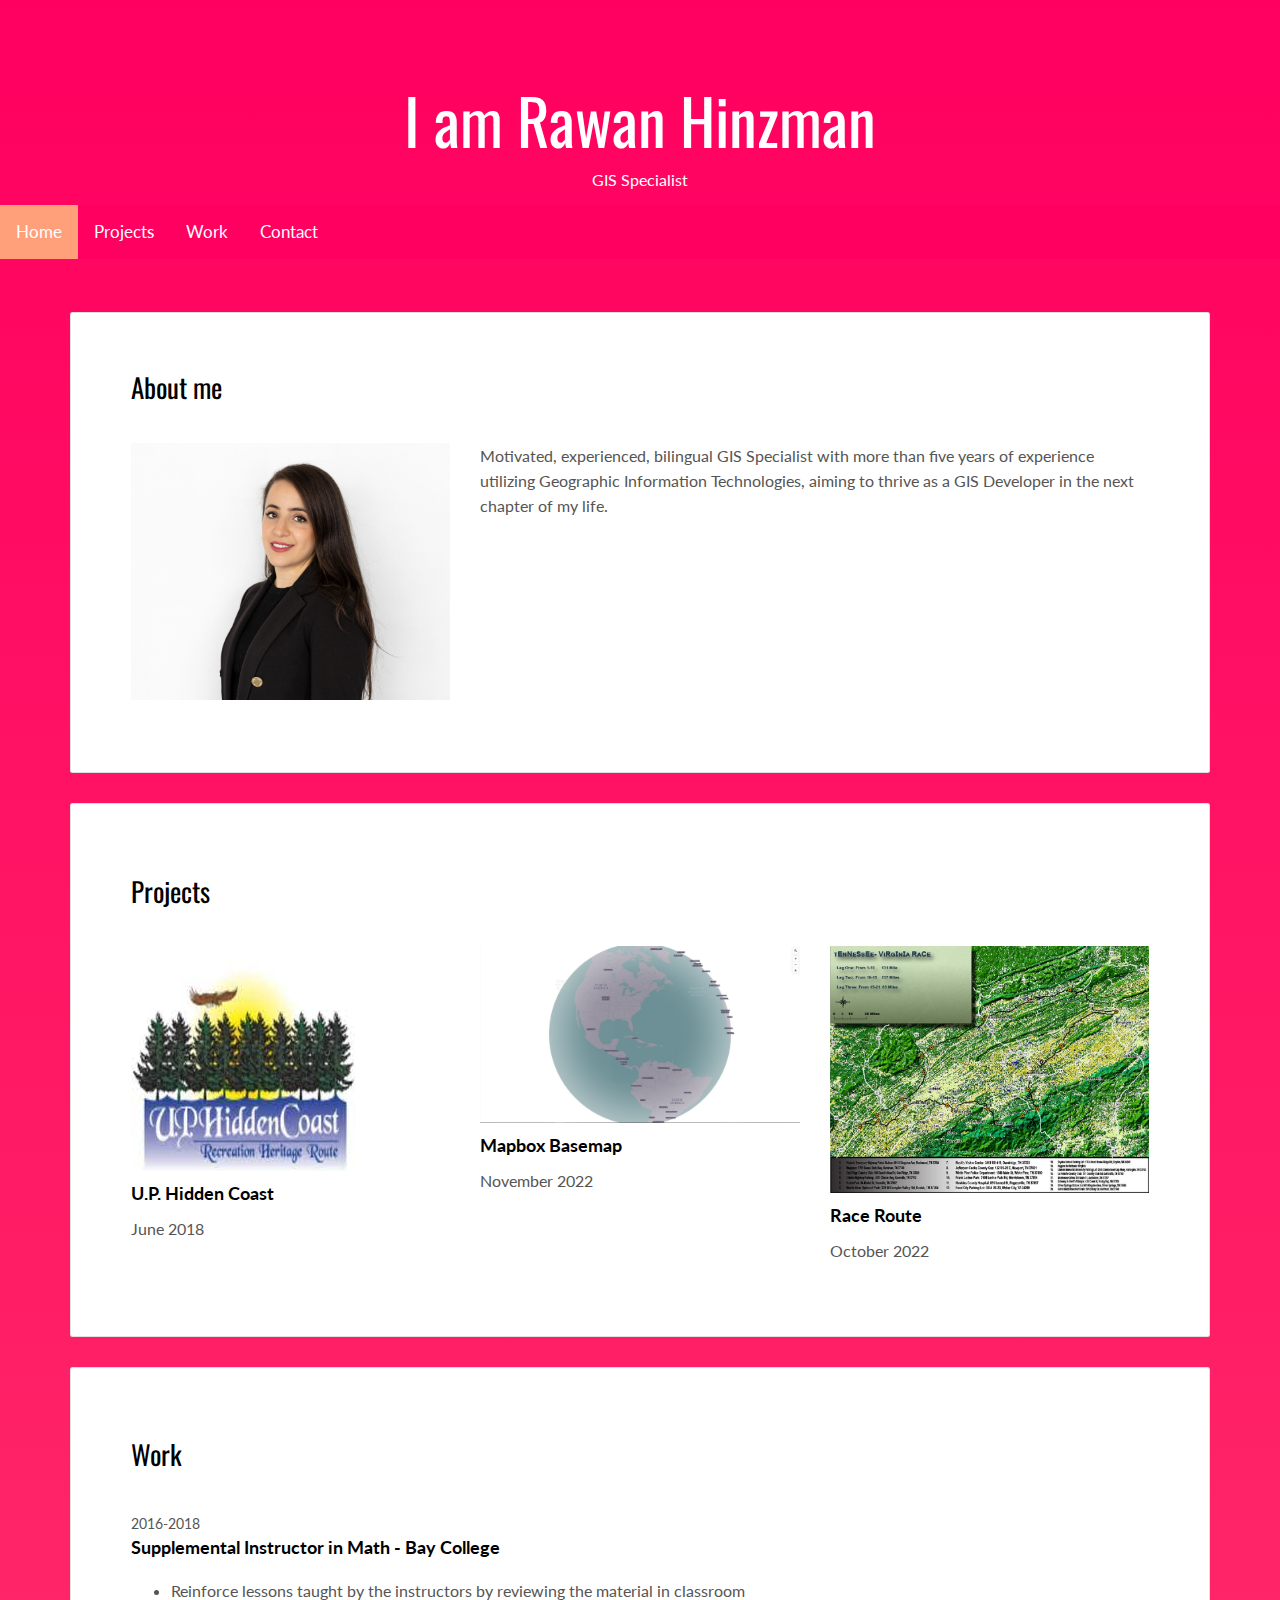
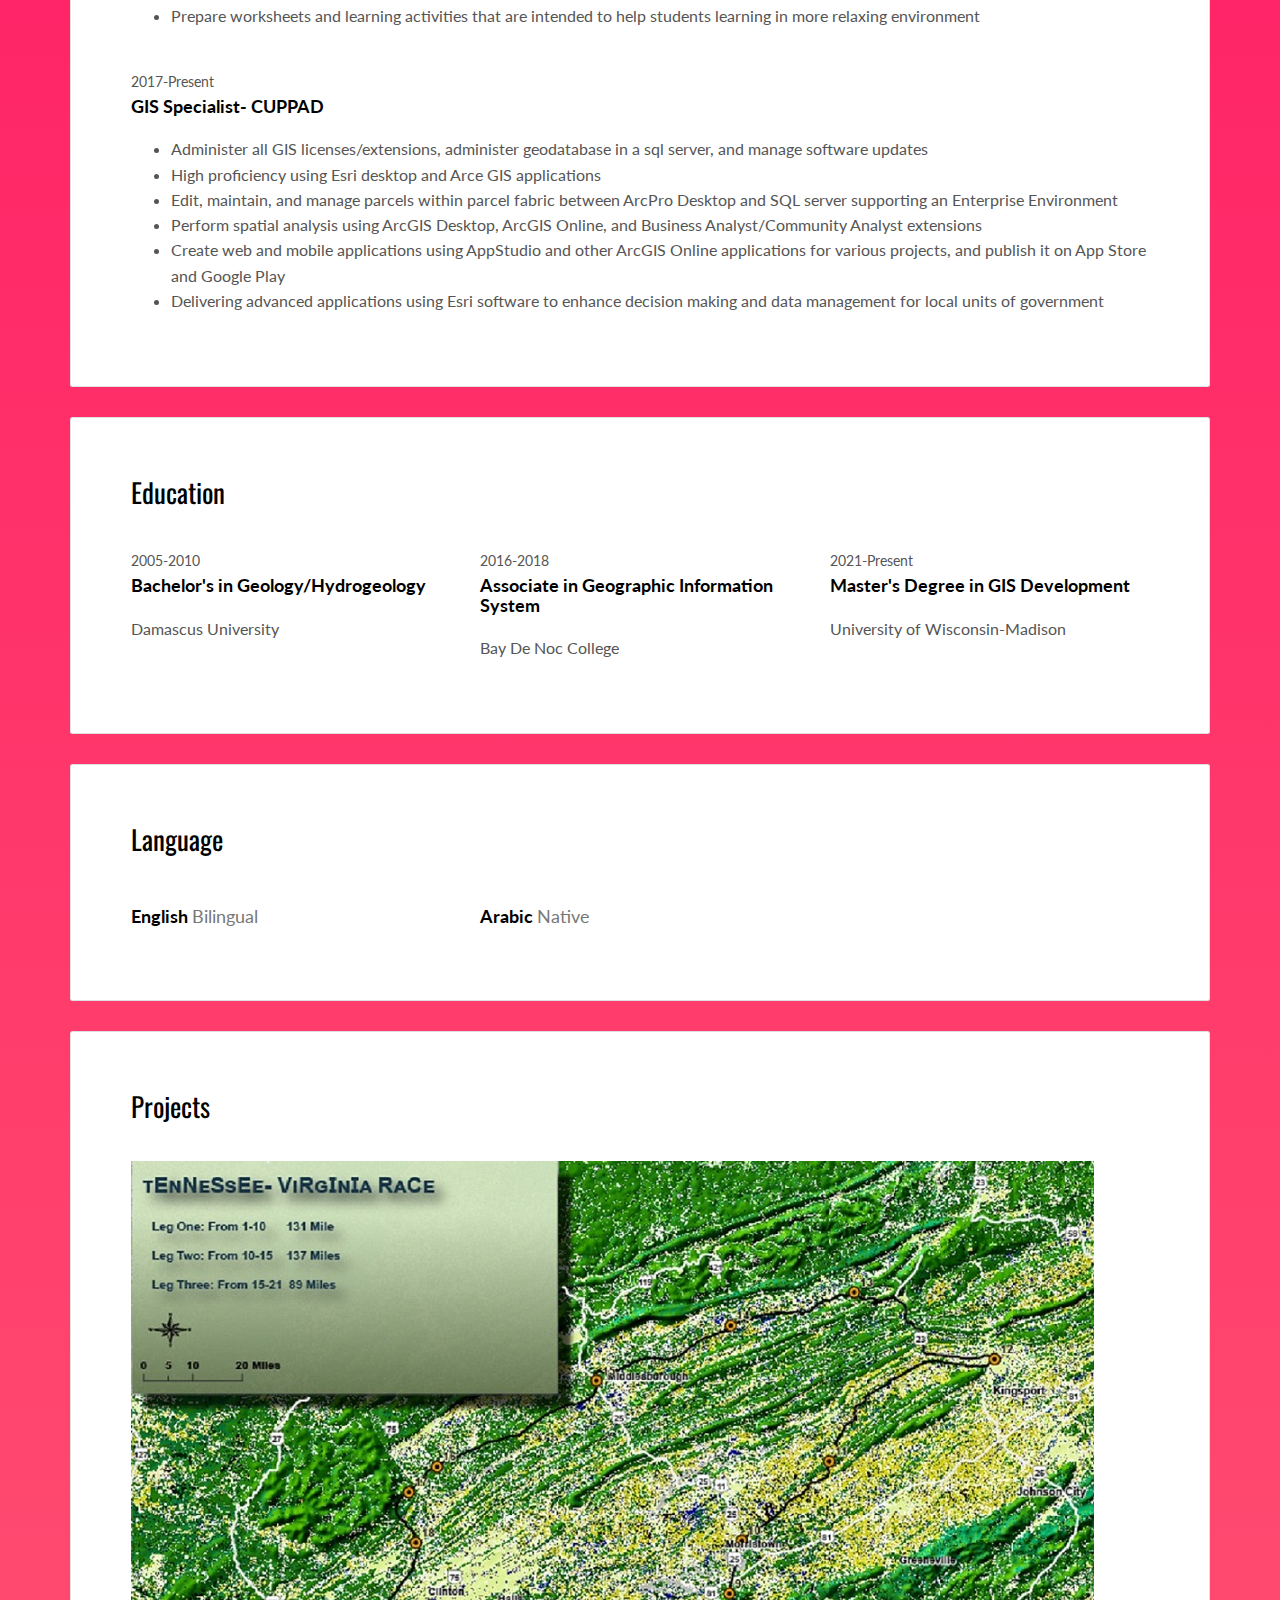
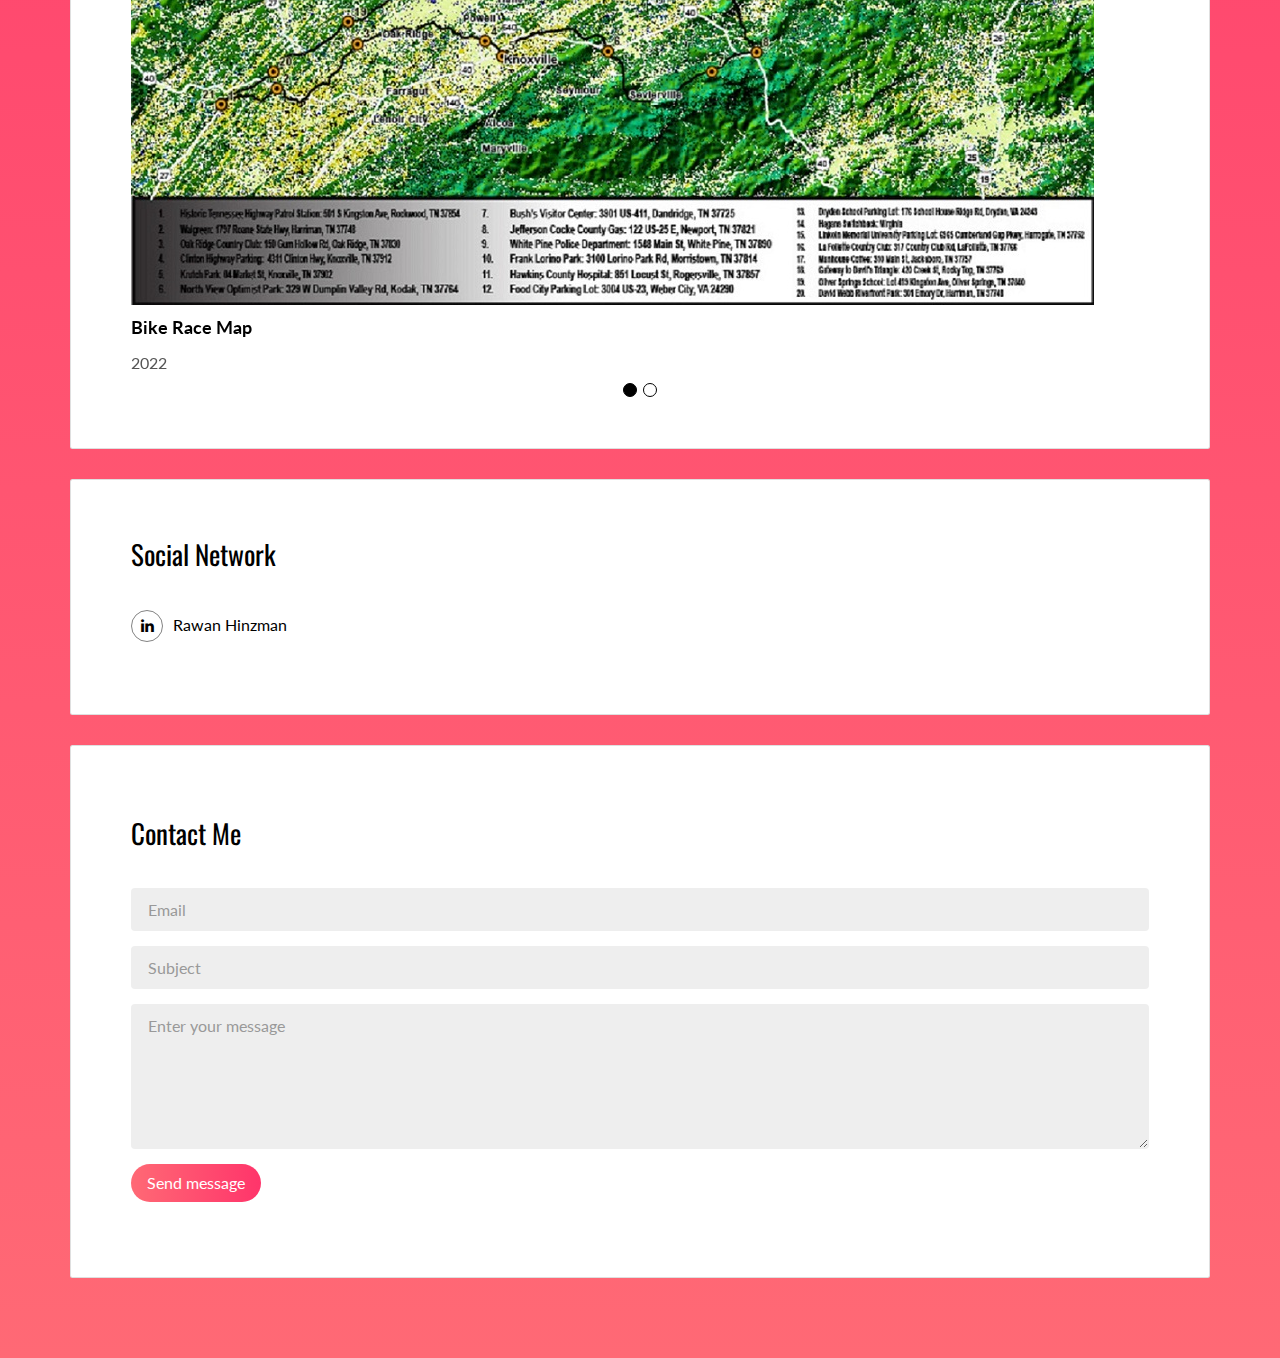
<file: index.html>
<!DOCTYPE html>
<html lang="en">

<head>
  <meta charset="UTF-8">
  <meta content="IE=edge" http-equiv="X-UA-Compatible">
  <meta content="width=device-width,initial-scale=1" name="viewport">
  <meta content="description" name="description">
  <meta name="google" content="notranslate" />
 
  <!-- Disable tap highlight on IE -->
  <meta name="msapplication-tap-highlight" content="no">

 

  <title>Rawan Hinzman</title>  

<link href="./main.d8e0d294.css" rel="stylesheet"href="main.d8e0d294.css">
  

<body class="">

<!-- Add your content of header -->
<div class="background-color-layer" style="background-image: url('assets/rawan.jpg')"
></div>
    
<main class="content-wrapper">
  <header class="white-text-container section-container">
    <div class="text-center">
      <h1>I am Rawan Hinzman</h1>
      <p>GIS Specialist</p>  </div> 
      <p>
       <div class="text-center">
           
           
        <div class="topnav">
           
  <a class="active" href="#About" id="Home">Home</a>
  <a class = "nav-link" href ="#Projects">Projects</a>
  <a class = "nav-link" href="#Work">Work</a>
  <a class = "nav-link" href="#Contact">Contact</a>
 
  

            
            
</div>
</div>
</p>
  
  </header>
    </main>


<!-- Add your site or app content here -->
 
 <div class="container">
   <div class="row">
     <div class="col-xs-12">

        <div class="card">
          <div class="card-block">
            <h2>About me</h2>
            <div class="row">
              <div class="col-md-4">
                <p id="About"><img src="./assets/rawan.jpg" class="img-responsive" alt=""></p>
              </div>
              <div class="col-md-8">

              <p>Motivated, experienced, bilingual GIS Specialist with more than five years of experience utilizing Geographic Information Technologies, aiming to thrive as a GIS Developer in the next chapter of my life.</p>

              </div>
            </div>
          </div>
        </div>

        <div class="card">
          <div class="card-block">
              <p id="Projects"></p>
            <h2>Projects</h2>
            <div class="row">
              <div class="col-md-4">
                <img src="./assets/hiddencoast.jfif" class="img-responsive" alt="" >
                <h3 class="h5"><a href="https://play.google.com/store/apps/details?id=org.cuppad.U.PHiddenCoast&hl=en&gl=US" title="Create professionnal website">U.P. Hidden Coast</a></h3>
                <p>June 2018</p>
              </div>
              <div class="col-md-4">
                <img src="./assets/MapBox.JPG" class="img-responsive" alt="">
                <h3 class="h5"><a href="https://studio.mapbox.com/styles/rhinzman/cla7j6zzm001j14l37s4dyldc/edit/#2.54/23.95/-76.71" title="Create professional website"> Mapbox Basemap</a></h3>
                <p>November 2022</p>
              </div>
              <div class="col-md-4">
                <img src="./assets/Lab2-2.jpg" class="img-responsive" alt="">
                <h3 class="h5">Race Route</h3>
                <p>October 2022</p>
              </div>
            </div>
          </div>
        </div>

        <div class="card">
          <div class="card-block">
              <p id="Work"></p>
            <h2>Work</h2>
            <div class="work-experience">
              <small class="date">2016-2018</small>
              <h3 class="h5 date-title">Supplemental Instructor in Math - Bay College </h3>
              

              <p>
                <ul><li>Reinforce lessons taught by the instructors by reviewing the material in classroom</li>
                  <li>Prepare worksheets and learning activities that are intended to help students learning in more relaxing environment</li>  
</ul>
</p>
            </div>

            <div class="work-experience">
              <small class="date">2017-Present</small>
              <h3 class="h5 date-title">GIS Specialist- <a href="https://cuppad.org/staff/" title="">CUPPAD</a></h3>
              
              <p><ul><li>Administer all GIS licenses/extensions, administer geodatabase in a sql server, and manage software updates</li>
                <li>High proficiency using Esri desktop and Arce GIS applications </li>
                <li>Edit, maintain, and manage parcels within parcel fabric between ArcPro Desktop and SQL server supporting an Enterprise Environment
</li>
                <li>Perform spatial analysis using ArcGIS Desktop, ArcGIS Online, and Business Analyst/Community Analyst extensions</li>
                <li>Create web and mobile applications using AppStudio and other ArcGIS Online applications for various projects, and publish it on App Store and Google Play</li>
                <li>Delivering advanced applications using Esri software to enhance decision making and data management for local units of government</li></ul>
                </p>
            </div>
          </div>
        </div>
        

        <div class="card">
          <div class="card-block">
            <h2>Education</h2>
            <div class="row">
              <div class="col-md-4">
                <div class="education-experience">
                  <small class="date">2005-2010</small>
                  <h3 class="h5 date-title">Bachelor's in Geology/Hydrogeology</h3>
                  <p>Damascus University</p>
                </div>
                
              </div>
              <div class="col-md-4">
                <div class="education-experience">
                  <small class="date">2016-2018</small>
                  <h3 class="h5 date-title">Associate in Geographic Information System</h3>
                  <p>Bay De Noc College</p>
                </div>
              </div>
              <div class="col-md-4">
                <div class="education-experience">
                  <small class="date">2021-Present</small>
                  <h3 class="h5 date-title">Master's Degree in GIS Development</h3>
                  <p>University of Wisconsin-Madison</p>
                </div>
              </div>
            </div>
          </div>
        </div>
        
        <div class="card">
          <div class="card-block">
            <h2>Language</h2>
            <div class="row">
              <div class="col-md-4">
                <div class="language-experience">
                  <h3 class="h5">English  <small>Bilingual</small></h3>
                </div>
              </div>
              <div class="col-md-4">
                <div class="language-experience">
                  <h3 class="h5">Arabic  <small>Native</small></h3>
                </div>
              </div>
              
                </div>
              </div>
            </div>
          </div>
        </div>

        <div class="card">
          <div class="card-block">
            <h2>Projects</h2>
            <div id="carousel-example-generic" class="carousel slide" data-ride="carousel">
            

            <!-- Wrapper for slides -->
            <div class="carousel-inner" role="listbox">
              <div class="item active">
                <img src="./assets/Lab2-2.jpg" class="img-responsive" alt="...">
                <div class="carousel-caption">
                  <h3 class="h5">Bike Race Map</h3>
                  <p>2022</p>
                </div>
              </div>
              <div class="item">
                <img src="./assets/Fetch.JPG" class="img-responsive" alt="...">
                <div class="carousel-caption">
                  <h3 class="h5"><a href="https://app.fetchgis.com/?currentMap=cuppad&switchingMaps=false&centerLng=-86.7797958604203&centerLat=46.08035604540495&mapZoom=14&pageSize=letter&pageOrientation=landscape&pageTitle=CUPPAD%20Region&subTitle=&northArrow=1&rptPIN=0&rptLayer=&rptMap=1&rptPic=1&rptTax=1&activeControl=layerControls&activeLayers=undefined&partialLayerGroups=undefined&opacity64=&printLegendLayers=" title="Create professionnal website">Property Parcel Veiwer</a></h3>
                  <p>2017-2020</p>
                </div>
              </div>

              
            </div>

            <!-- Indicators -->
            <ol class="carousel-indicators">
              <li data-target="#carousel-example-generic" data-slide-to="0" class="active"></li>
              <li data-target="#carousel-example-generic" data-slide-to="1"></li>
             
            </ol>

          </div>
          </div>
        </div>
        
        <div class="card">
          <div class="card-block">
            <h2>Social Network</h2>
            <div class="row">
             
              <div class="col-md-3">
                <p class="social-buttons"><a href="https://www.linkedin.com/" title=""><span class="social-round-icon fa-icon"><i class="fa fa-linkedin"></i></span>Rawan Hinzman</a></p>
              </div>
              
            </div>
          </div>
        </div>

        <div class="card">
          <div class="card-block">
            <p id="Contact"></p>
            <h2>Contact Me</h2>
            
            <form action="" class="reveal-content">
              <div class="form-group">
                <input type="email" class="form-control" id="email" placeholder="Email">
              </div>
              <div class="form-group">
                <input type="text" class="form-control" id="subject" placeholder="Subject">
              </div>
              <div class="form-group">
                <textarea class="form-control" rows="5" placeholder="Enter your message"></textarea>
              </div>
              <div class="form-group">
                <button type="submit" class=" btn btn-primary">Send message</button>
              </div> 
            </form>
          </div>
        </div>
       
     </div>
   </div>
 </div>

</main>
<footer class="footer-container white-text-container text-center">
  <div class="container">
    <div class="row">
      
        
        
      </div>
    </div>
  </div>
</footer>

<script>
  document.addEventListener("DOMContentLoaded", function (event) {
     scrollRevelation('.card');
  });
</script>
<!-- Google Analytics: change UA-XXXXX-X to be your site's ID 

<script>
  (function (i, s, o, g, r, a, m) {
    i['GoogleAnalyticsObject'] = r; i[r] = i[r] || function () {
      (i[r].q = i[r].q || []).push(arguments)
    }, i[r].l = 1 * new Date(); a = s.createElement(o),
      m = s.getElementsByTagName(o)[0]; a.async = 1; a.src = g; m.parentNode.insertBefore(a, m)
  })(window, document, 'script', '//www.google-analytics.com/analytics.js', 'ga');
  ga('create', 'UA-XXXXX-X', 'auto');
  ga('send', 'pageview');
</script>

--><script type="text/javascript" src="./main.bc58148c.js"></script></body>

</html>
</file>
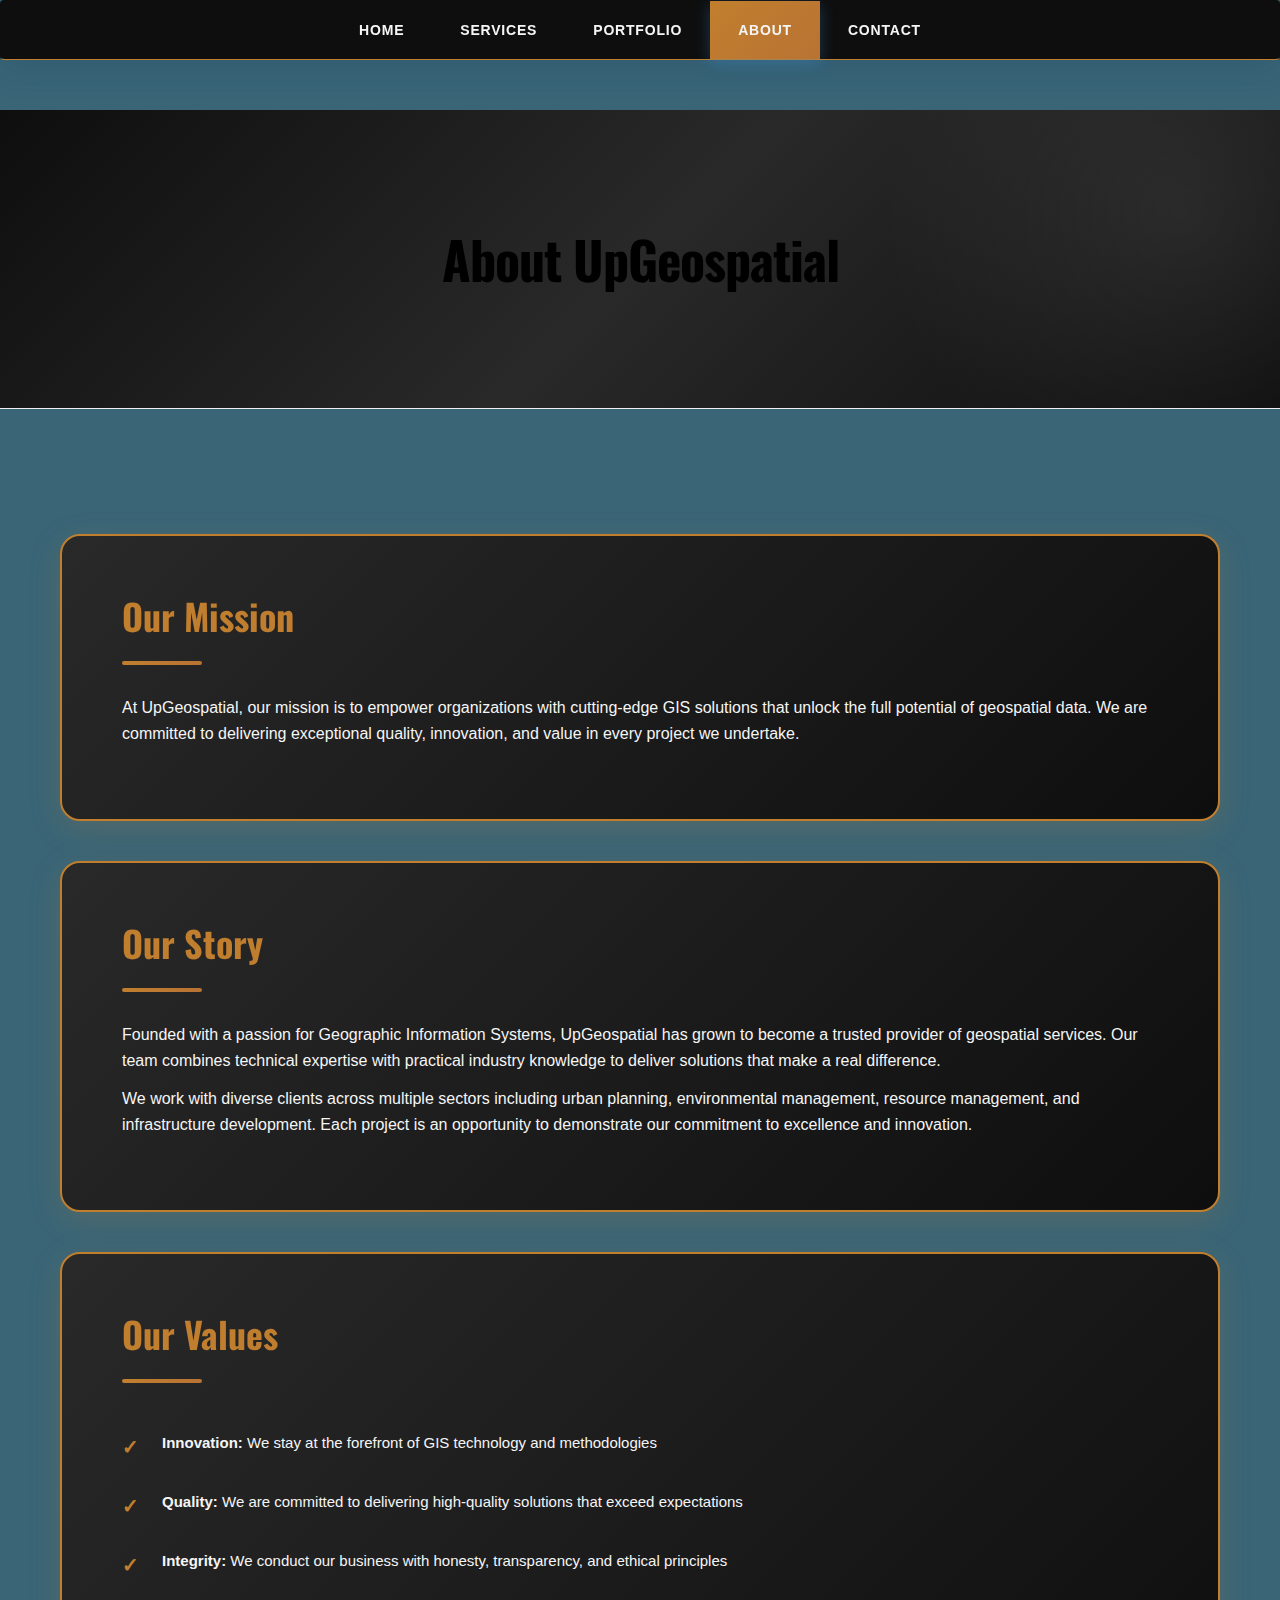
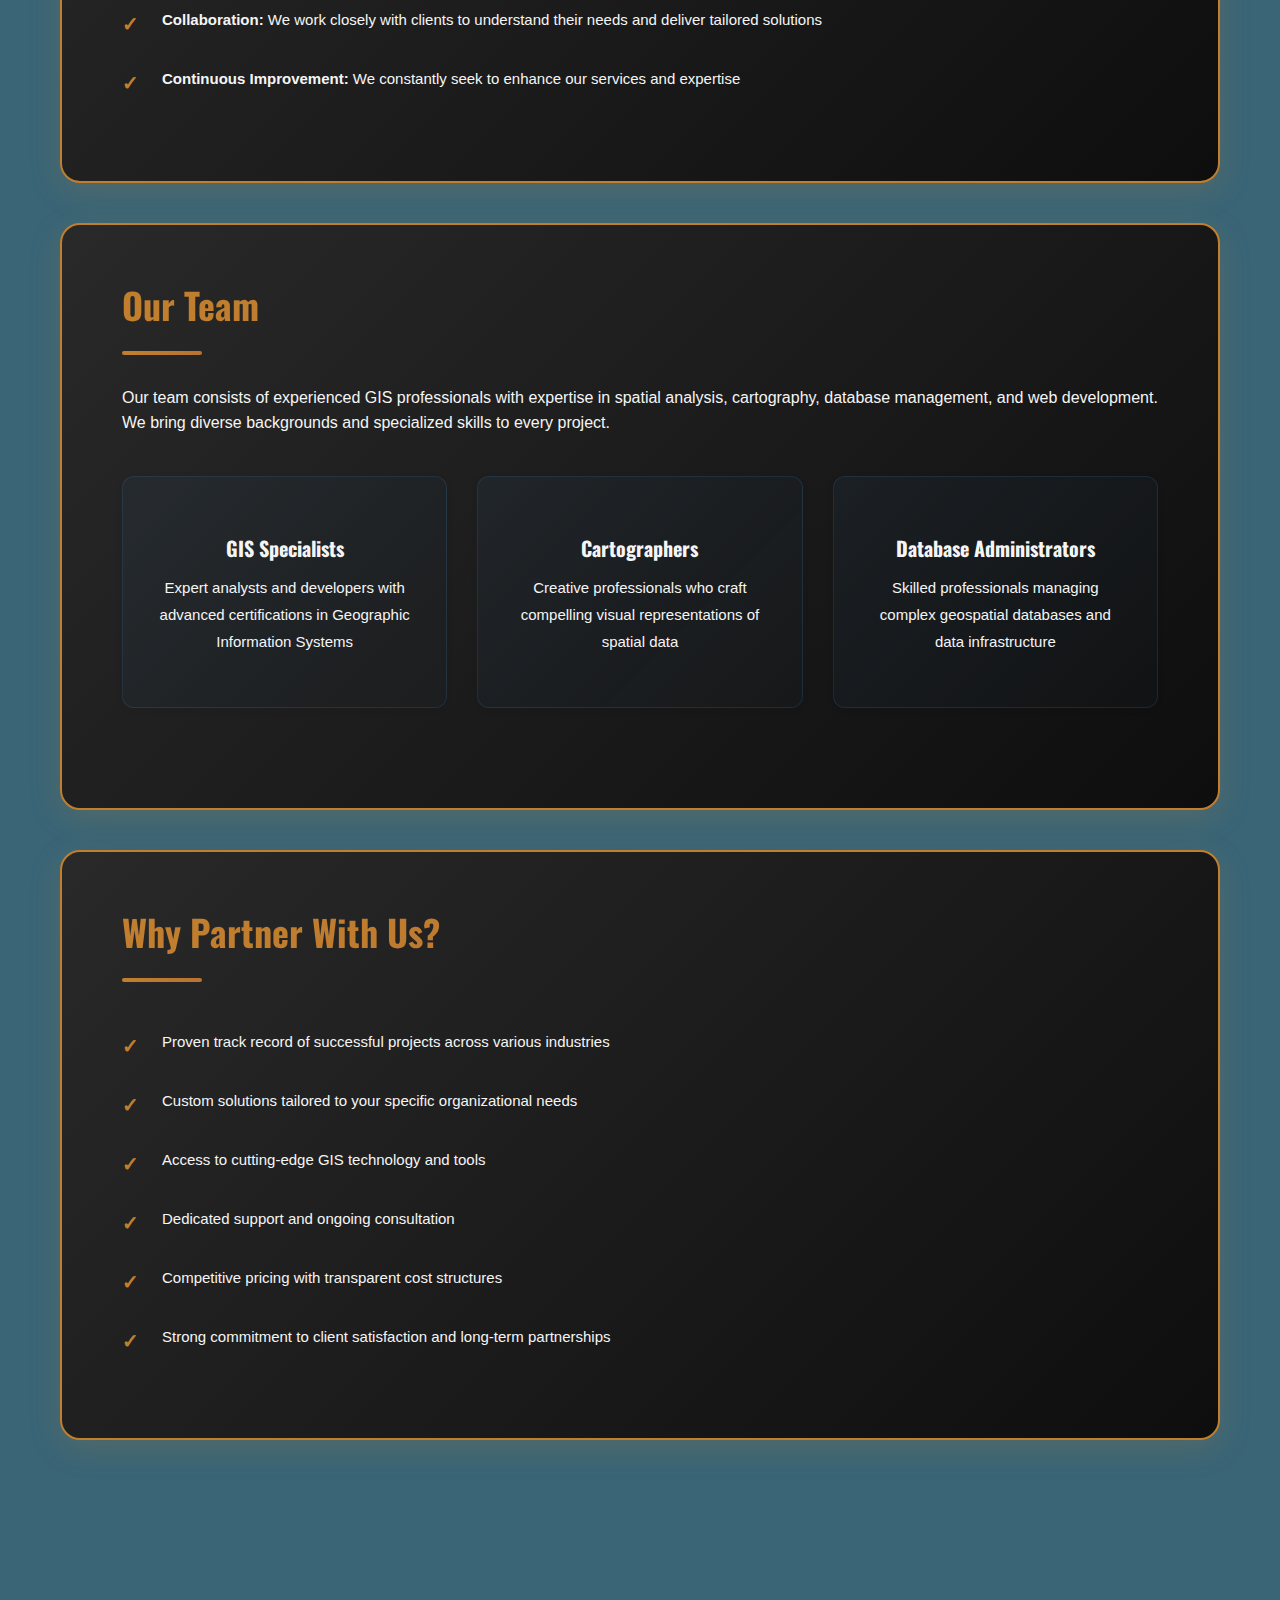
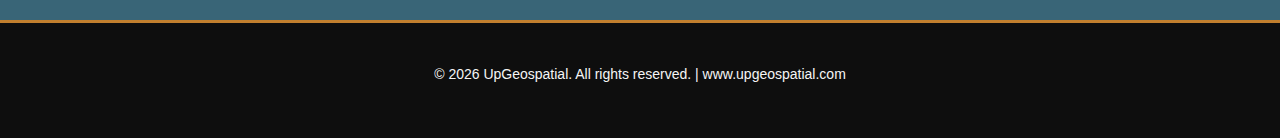
<file: about.html>
<!DOCTYPE html>
<html lang="en">

<head>
  <meta charset="UTF-8">
  <meta content="IE=edge" http-equiv="X-UA-Compatible">
  <meta content="width=device-width,initial-scale=1" name="viewport">
  <meta content="About UpGeospatial - GIS Services" name="description">
  <meta name="google" content="notranslate" />
  <meta name="msapplication-tap-highlight" content="no">

  <title>About - UpGeospatial</title>

  <link href="./main.d8e0d294.css" rel="stylesheet">
  <link href="./override.css" rel="stylesheet">
  <style>
    * {
      margin: 0;
      padding: 0;
      box-sizing: border-box;
    }
    
    body {
      font-family: 'Segoe UI', 'Roboto', -apple-system, BlinkMacSystemFont, sans-serif;
      line-height: 1.6;
      color: #F5F5F5;
      background: #0E0E0E;
    }
    
    .navbar {
      display: flex;
      align-items: center;
      justify-content: space-between;
      padding: 0 20px;
    }
    
    .navbar .nav-links {
      display: flex;
      align-items: center;
    }
    
    .navbar {
      background: #0E0E0E;
      margin: 0;
      position: sticky;
      top: 0;
      z-index: 1000;
      box-shadow: 0 2px 20px rgba(193, 127, 46, 0.3);
      border-bottom: 1px solid #C17F2E;
      background: #0E0E0E;
      padding: 0;
      margin: 0;
      position: sticky;
      top: 0;
      z-index: 1000;
      box-shadow: 0 8px 32px rgba(26, 54, 93, 0.2);
      backdrop-filter: blur(10px);
    }
    
    .navbar a {
      float: left;
      display: block;
      color: #F5F5F5;
      text-align: center;
      padding: 18px 28px;
      text-decoration: none;
      font-size: 14px;
      font-weight: 600;
      transition: all 0.3s cubic-bezier(0.4, 0, 0.2, 1);
      letter-spacing: 0.8px;
      text-transform: uppercase;
    }
    
    .navbar a:hover {
      background: rgba(255, 255, 255, 0.1);
      transform: translateY(-2px);
      color: #C17F2E;
    }
    
    .navbar a.active {
      background: linear-gradient(135deg, #C17F2E 0%, #B87333 100%);
      box-shadow: 0 4px 15px rgba(66, 153, 225, 0.3);
      color: #F5F5F5;
    }
    
    .page-header {
      background: linear-gradient(135deg, #0E0E0E 0%, #292929 50%, #0E0E0E 100%);
      color: #F5F5F5;
      text-align: center;
      padding: 120px 20px;
      position: relative;
      overflow: hidden;
    }
    
    .page-header::before {
      content: '';
      position: absolute;
      width: 600px;
      height: 600px;
      background: radial-gradient(circle, rgba(255, 255, 255, 0.08) 0%, transparent 70%);
      border-radius: 50%;
      top: -200px;
      right: -200px;
    }
    
    .page-header h1 {
      margin: 0;
      font-size: 52px;
      font-weight: 800;
      position: relative;
      z-index: 1;
      letter-spacing: -1px;
    }
    
    .container-custom {
      max-width: 1200px;
      margin: 0 auto;
      padding: 60px 20px;
    }
    
    .card {
      background: linear-gradient(135deg, #292929 0%, #0E0E0E 100%);
      border-radius: 20px;
      padding: 60px;
      margin: 40px 0;
      box-shadow: 0 8px 32px rgba(193, 127, 46, 0.2);
      border: 2px solid #C17F2E;
      transition: all 0.4s cubic-bezier(0.4, 0, 0.2, 1);
      position: relative;
    }
    
    .card:hover {
      box-shadow: 0 25px 60px rgba(193, 127, 46, 0.3);
      transform: translateY(-8px);
    }
    
    .card h2 {
      color: #F5F5F5;
      background: linear-gradient(135deg, #C17F2E 0%, #B87333 100%);
      -webkit-background-clip: text;
      -webkit-text-fill-color: transparent;
      background-clip: text;
      padding-bottom: 30px;
      margin-bottom: 30px;
      font-size: 36px;
      font-weight: 800;
      position: relative;
    }
    
    .card h2::after {
      content: '';
      position: absolute;
      bottom: 0;
      left: 0;
      width: 80px;
      height: 4px;
      background: linear-gradient(90deg, #C17F2E 0%, #B87333 100%);
      border-radius: 2px;
    }
    
    .card ul {
      list-style: none;
    }
    
    .card li {
      padding: 16px 0;
      padding-left: 40px;
      position: relative;
      font-size: 15px;
      line-height: 1.8;
      color: #F5F5F5;
      font-weight: 500;
    }
    
    .card li:before {
      content: '✓';
      position: absolute;
      left: 0;
      color: #C17F2E;
      font-weight: 900;
      font-size: 20px;
    }
    
    .team-grid {
      display: grid;
      grid-template-columns: repeat(auto-fit, minmax(280px, 1fr));
      gap: 30px;
      margin: 40px 0;
    }
    
    .team-member {
      background: linear-gradient(135deg, rgba(66, 153, 225, 0.06), rgba(44, 82, 130, 0.03));
      border: 1px solid rgba(66, 153, 225, 0.15);
      border-radius: 12px;
      padding: 40px 30px;
      text-align: center;
      box-shadow: 0 2px 8px rgba(0, 0, 0, 0.04);
      transition: all 0.3s ease;
    }
    
    .team-member:hover {
      border-color: #C17F2E;
      background: linear-gradient(135deg, rgba(66, 153, 225, 0.1), rgba(44, 82, 130, 0.06));
      transform: translateY(-8px);
      box-shadow: 0 15px 40px rgba(66, 153, 225, 0.15);
    }
    
    .team-member h3 {
      color: #F5F5F5;
      margin: 20px 0 15px 0;
      font-size: 20px;
      font-weight: 700;
    }
    
    .team-member p {
      color: #F5F5F5;
      font-size: 15px;
      line-height: 1.8;
    }
    
    footer {
      background: #0E0E0E;
      color: #F5F5F5;
      text-align: center;
      padding: 40px 20px;
      margin-top: 80px;
      font-size: 14px;
      font-weight: 500;
      border-top: 3px solid #C17F2E;
      position: relative;
    
    footer::before {
      content: '';
      position: absolute;
      top: 0;
      left: 50%;
      transform: translateX(-50%);
      width: 200px;
      height: 3px;
      background: linear-gradient(90deg, #C17F2E 0%, #B87333 100%);
    }
    }
  </style>
</head>

<body>

<!-- Navigation -->
<div class="navbar">
  <div class="nav-links">
    <a href="index.html">Home</a>
    <a href="services.html">Services</a>
    <a href="portfolio.html">Portfolio</a>
    <a href="about.html" class="active">About</a>
    <a href="contact.html">Contact</a>
  </div>
</div>

<!-- Page Header -->
<div class="page-header">
  <h1>About UpGeospatial</h1>
</div>

<!-- Main Content -->
<div class="container-custom">
  <div class="card">
    <h2>Our Mission</h2>
    <p>At UpGeospatial, our mission is to empower organizations with cutting-edge GIS solutions that unlock the full potential of geospatial data. We are committed to delivering exceptional quality, innovation, and value in every project we undertake.</p>
  </div>

  <div class="card">
    <h2>Our Story</h2>
    <p>Founded with a passion for Geographic Information Systems, UpGeospatial has grown to become a trusted provider of geospatial services. Our team combines technical expertise with practical industry knowledge to deliver solutions that make a real difference.</p>
    <p>We work with diverse clients across multiple sectors including urban planning, environmental management, resource management, and infrastructure development. Each project is an opportunity to demonstrate our commitment to excellence and innovation.</p>
  </div>

  <div class="card">
    <h2>Our Values</h2>
    <ul>
      <li><strong>Innovation:</strong> We stay at the forefront of GIS technology and methodologies</li>
      <li><strong>Quality:</strong> We are committed to delivering high-quality solutions that exceed expectations</li>
      <li><strong>Integrity:</strong> We conduct our business with honesty, transparency, and ethical principles</li>
      <li><strong>Collaboration:</strong> We work closely with clients to understand their needs and deliver tailored solutions</li>
      <li><strong>Continuous Improvement:</strong> We constantly seek to enhance our services and expertise</li>
    </ul>
  </div>

  <div class="card">
    <h2>Our Team</h2>
    <p>Our team consists of experienced GIS professionals with expertise in spatial analysis, cartography, database management, and web development. We bring diverse backgrounds and specialized skills to every project.</p>
    
    <div class="team-grid">
      <div class="team-member">
        <h3>GIS Specialists</h3>
        <p>Expert analysts and developers with advanced certifications in Geographic Information Systems</p>
      </div>
      <div class="team-member">
        <h3>Cartographers</h3>
        <p>Creative professionals who craft compelling visual representations of spatial data</p>
      </div>
      <div class="team-member">
        <h3>Database Administrators</h3>
        <p>Skilled professionals managing complex geospatial databases and data infrastructure</p>
      </div>
    </div>
  </div>

  <div class="card">
    <h2>Why Partner With Us?</h2>
    <ul>
      <li>Proven track record of successful projects across various industries</li>
      <li>Custom solutions tailored to your specific organizational needs</li>
      <li>Access to cutting-edge GIS technology and tools</li>
      <li>Dedicated support and ongoing consultation</li>
      <li>Competitive pricing with transparent cost structures</li>
      <li>Strong commitment to client satisfaction and long-term partnerships</li>
    </ul>
  </div>
</div>

<!-- Footer -->
<footer>
  <p>&copy; 2026 UpGeospatial. All rights reserved. | www.upgeospatial.com</p>
</footer>

</body>
</html>
</file>
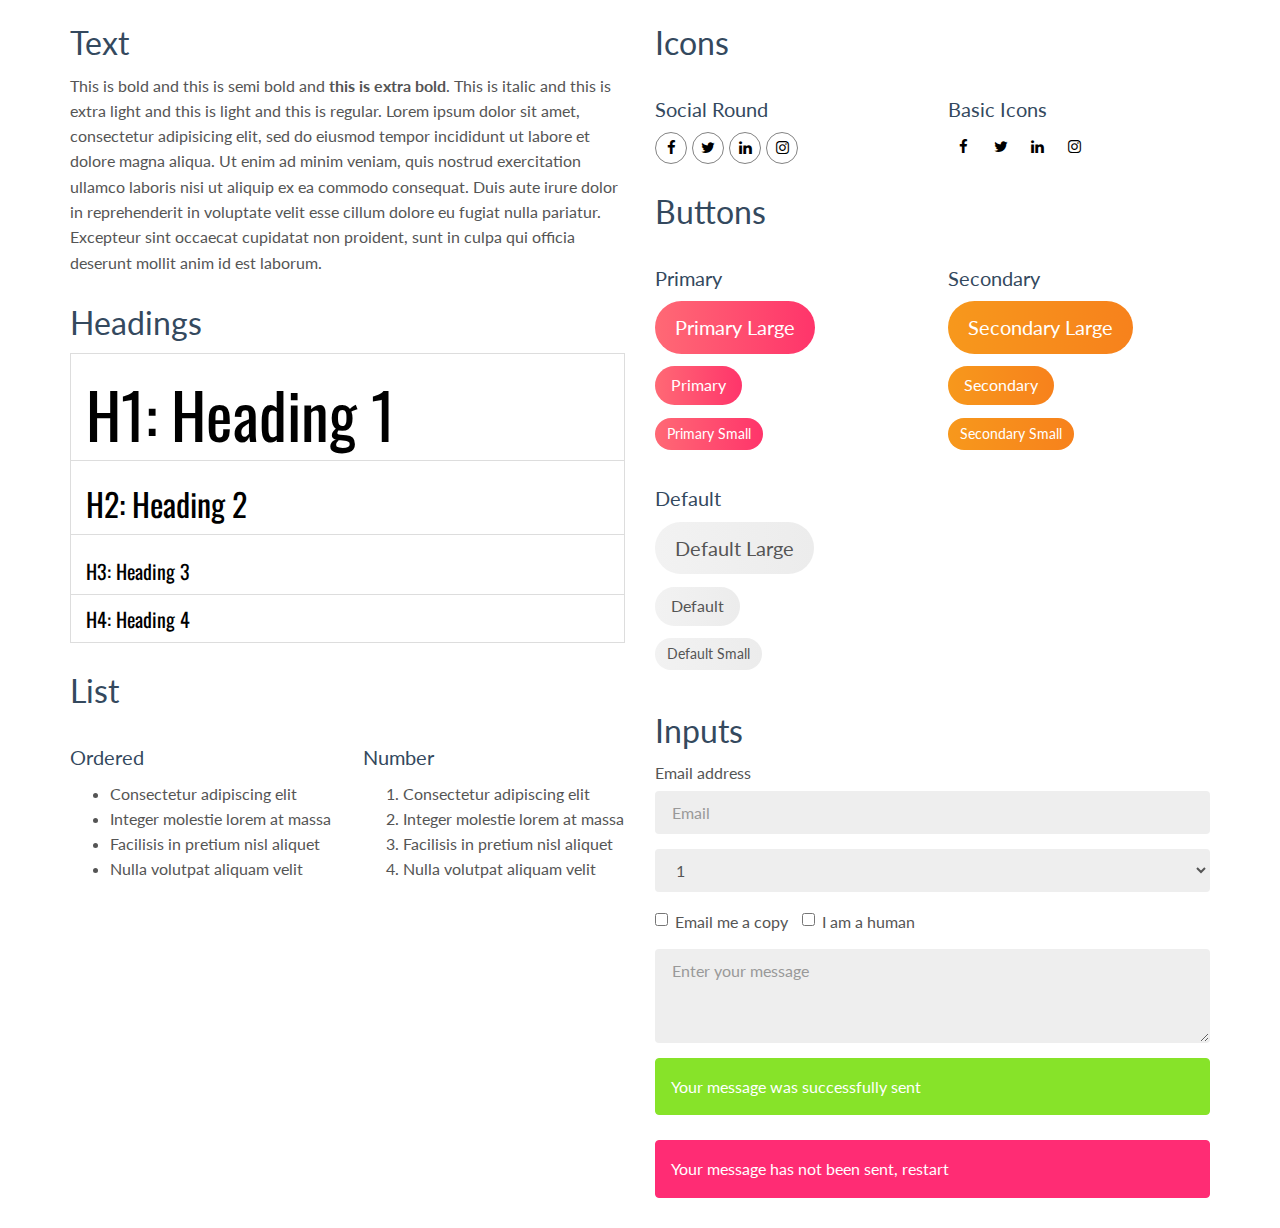
<file: components.html>
<!DOCTYPE html>
<html lang="en">

<head>
  <meta charset="UTF-8">
  <meta content="IE=edge" http-equiv="X-UA-Compatible">
  <meta content="width=device-width,initial-scale=1" name="viewport">
  <meta content="description" name="description">
  <meta name="google" content="notranslate" />
  <meta content="Mashup templates have been developped by Orson.io team" name="author">

  <!-- Disable tap highlight on IE -->
  <meta name="msapplication-tap-highlight" content="no">
  
  <link rel="apple-touch-icon" sizes="180x180" href="./assets/apple-icon-180x180.png">
  <link href="./assets/favicon.ico" rel="icon">

  <title>Title page</title>  

<link href="./main.d8e0d294.css" rel="stylesheet"></head>

<body class="white">


<!-- Add your site or app content here -->
  <div class="container">
    <div class="row">
      <div class="col-xs-12 col-md-6">

        <div class="template-example">
          <h2 class="template-title-example">Text</h2>
          <p>This is bold and this is semi bold and <b>this is extra bold</b>. This is italic and this is extra light and this is light
          and this is regular. Lorem ipsum dolor sit amet, consectetur adipisicing elit, sed do eiusmod
          tempor incididunt ut labore et dolore magna aliqua. Ut enim ad minim veniam,
          quis nostrud exercitation ullamco laboris nisi ut aliquip ex ea commodo
          consequat. Duis aute irure dolor in reprehenderit in voluptate velit esse
          cillum dolore eu fugiat nulla pariatur. Excepteur sint occaecat cupidatat non
          proident, sunt in culpa qui officia deserunt mollit anim id est laborum.
          </p>
        </div>

        <div class="template-example">
          <h2 class="template-title-example">Headings</h2>
          
          <table class="table table-bordered">
            <tr><td><h1>H1: Heading 1</h1></td></tr>
            <tr><td><h2>H2: Heading 2</h2></td></tr>
            <tr><td><h3>H3: Heading 3</h3></td></tr>
            <tr><td><h4>H4: Heading 4</h4></td></tr>
          </table>
          
        </div>

        
        <div class="template-example">
          <h2 class="template-title-example">List</h2>
          <div class="row">
            <div class="col-md-6">
              <h3 class="template-title-example">Ordered</h3>
              <ul>
                <li>Consectetur adipiscing elit</li>
                <li>Integer molestie lorem at massa</li>
                <li>Facilisis in pretium nisl aliquet</li>
                <li>Nulla volutpat aliquam velit</li>
              </ul>
            </div>
            <div class="col-md-6">
              <h3 class="template-title-example">Number</h3>
              <ol>
                <li>Consectetur adipiscing elit</li>
                <li>Integer molestie lorem at massa</li>
                <li>Facilisis in pretium nisl aliquet</li>
                <li>Nulla volutpat aliquam velit</li>
              </ol>
            </div>
          </div>
        </div>
        
      </div>

      <div class="col-xs-12 col-md-6">
        <div class="template-example">
          <h2 class="template-title-example">Icons</h2>
          
          <div class="row">
            <div class="col-md-6">
              <h3 class="template-title-example">Social Round</h2>
              <ul class="list-icons">
                <li>
                  <a href="" class="social-round-icon fa-icon">
                    <i class="fa fa-facebook"></i>
                  </a>
                </li>
                <li>
                  <a href="" class="social-round-icon fa-icon">
                    <i class="fa fa-twitter"></i>
                  </a>
                </li>
                <li>
                  <a href="" class="social-round-icon fa-icon">
                    <i class="fa fa-linkedin"></i>
                  </a>
                </li>
                <li>
                  <a href="" class="social-round-icon fa-icon">
                    <i class="fa fa-instagram"></i>
                  </a>
                </li>
              </ul>
            </div>
            <div class="col-md-6">
               <h3 class="template-title-example">Basic Icons</h2>
                <ul class="list-icons">
                  <li>
                    <span class="fa-icon">
                      <i class="fa fa-facebook"></i>
                    </span>
                  </li>
                  <li>
                    <span class="fa-icon">
                      <i class="fa fa-twitter"></i>
                    </span>
                  </li>
                  <li>
                    <span class="fa-icon">
                      <i class="fa fa-linkedin"></i>
                    </span>
                  </li>
                  <li>
                    <span class="fa-icon">
                      <i class="fa fa-instagram"></i>
                    </span>
                  </li>
                </ul>
            </div>

          </div>


          


        </div>

        <div class="template-example">
          <h2 class="template-title-example">Buttons</h2>
          <div class="row">
            <div class="col-md-6">
              <h3 class="template-title-example">Primary</h2>
              <div class="row">
                  <div class="col-md-6">
                  <p><a href="" class="btn btn-primary btn-lg">Primary Large</a></p>
                  <p><a href="" class="btn btn-primary">Primary </a></p>
                  <p><a href="" class="btn btn-primary btn-sm">Primary Small</a></p>
                </div>
              </div>

              <h3 class="template-title-example">Default</h2>
              <div class="row">
                  <div class="col-md-6">
                  <p><a href="" class="btn btn-default btn-lg">Default Large</a></p>
                  <p><a href="" class="btn btn-default">Default </a></p>
                  <p><a href="" class="btn btn-default btn-sm">Default Small</a></p>
                </div>
              </div>

            </div>

            <div class="col-md-6">
              <h3 class="template-title-example">Secondary</h2>
              <div class="row">
                  <div class="col-md-6">
                  <p><a href="" class="btn btn-info btn-lg">Secondary Large</a></p>
                  <p><a href="" class="btn btn-info">Secondary </a></p>
                  <p><a href="" class="btn btn-info btn-sm">Secondary Small</a></p>
                </div>
              </div>
            </div>
          </div>
        </div>
        
        <div class="template-example">
          <h2 class="template-title-example">Inputs</h2>

            <div class="form-group">
              <label for="exampleInputEmail1">Email address</label>
              <input type="email" class="form-control" id="exampleInputEmail1" placeholder="Email">
            </div>

            <div class="form-group">
              <select class="form-control">
                <option>1</option>
                <option>2</option>
                <option>3</option>
                <option>4</option>
                <option>5</option>
              </select>
            </div>

            <div class="form-group">
              <label class="checkbox-inline">
                <input 
                type="checkbox" id="inlineCheckbox1" value="option1"> Email me a copy
              </label>
              <label class="checkbox-inline">
                <input type="checkbox" id="inlineCheckbox2" value="option2"> I am a human
              </label>
            </div>

            <div class="form-group">
              <textarea class="form-control" rows="3" placeholder="Enter your message"></textarea>
            </div>
            
            <div class="alert alert-success" role="alert">Your message was successfully sent</div>
            <div class="alert alert-danger" role="alert">Your message has not been sent, restart</div>
        </div>




      </div>
    </div>
  </div>

<script type="text/javascript" src="./main.bc58148c.js"></script>
</file>
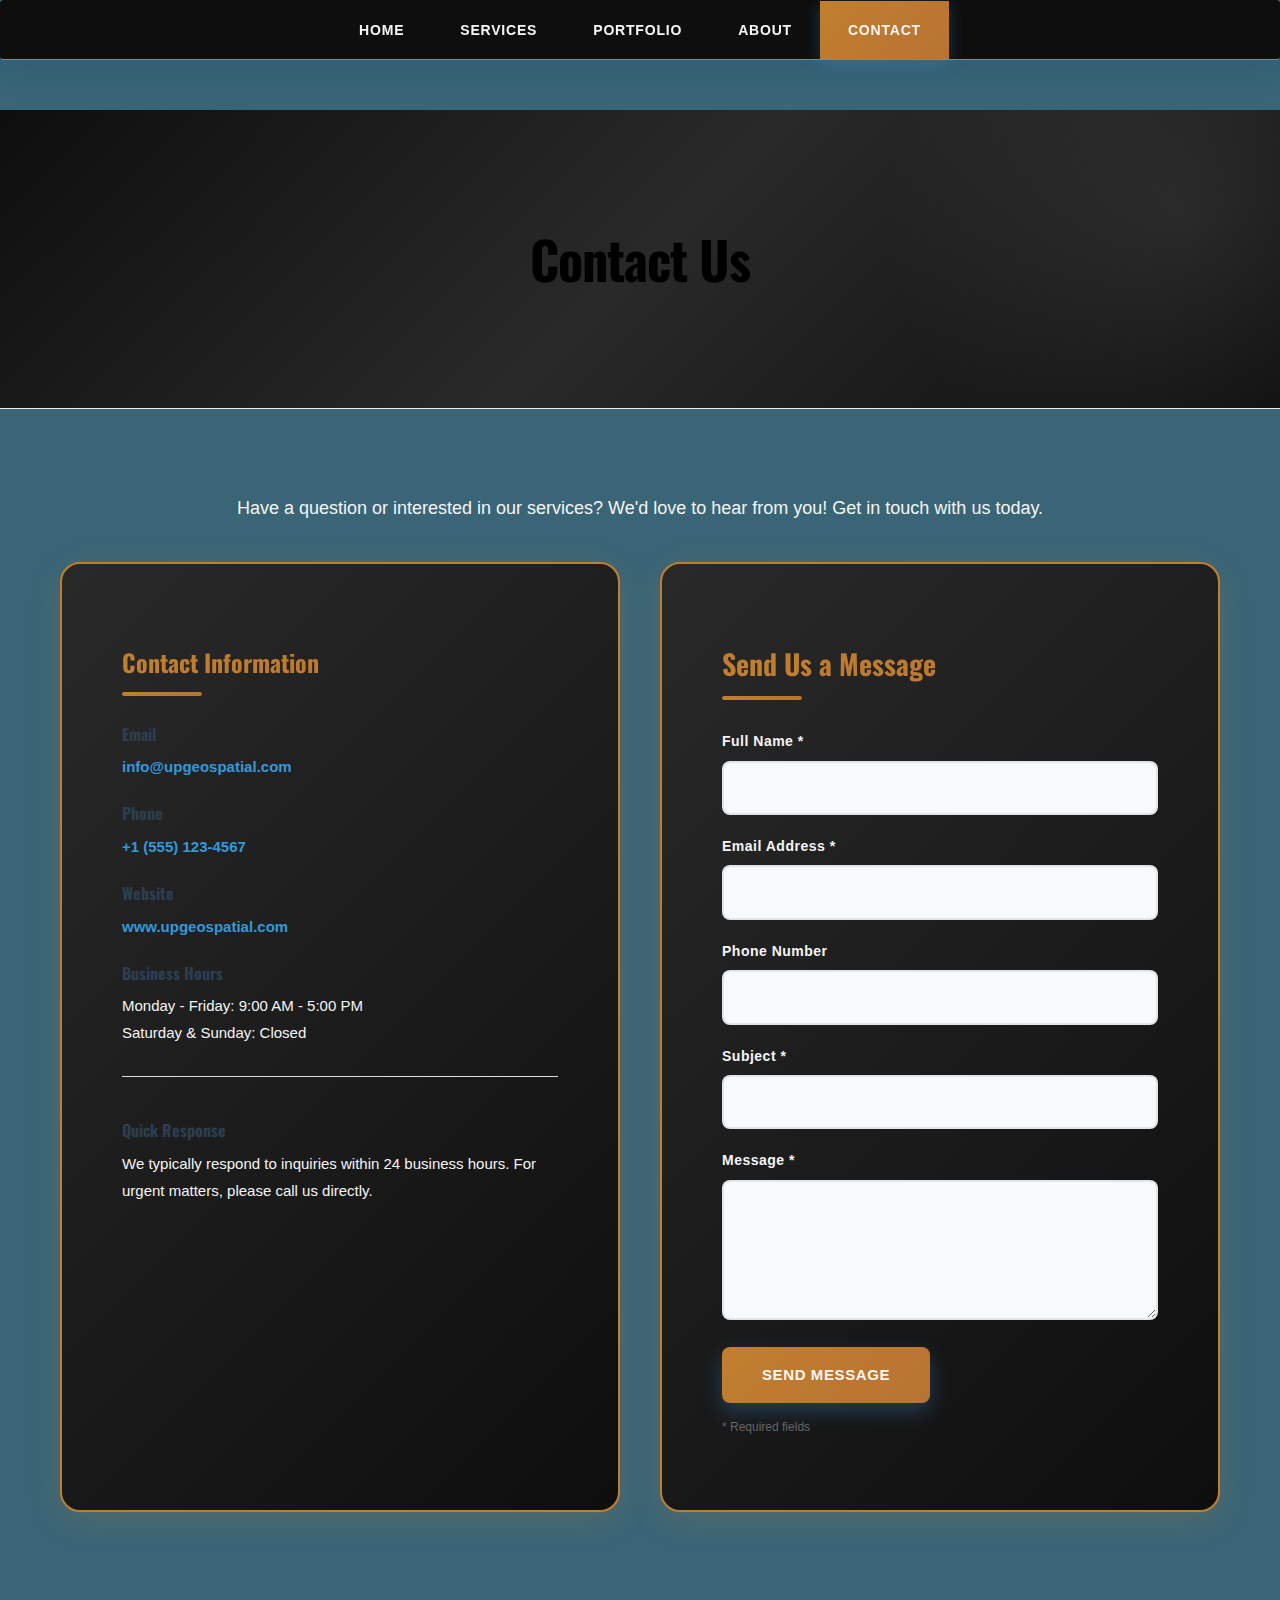
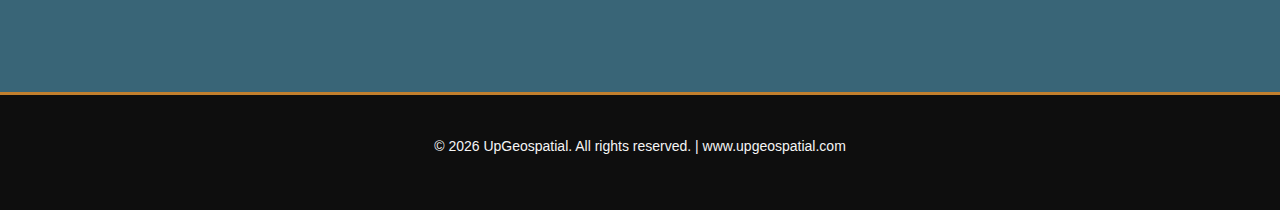
<file: contact.html>
<!DOCTYPE html>
<html lang="en">

<head>
  <meta charset="UTF-8">
  <meta content="IE=edge" http-equiv="X-UA-Compatible">
  <meta content="width=device-width,initial-scale=1" name="viewport">
  <meta content="Contact UpGeospatial - Get in Touch" name="description">
  <meta name="google" content="notranslate" />
  <meta name="msapplication-tap-highlight" content="no">

  <title>Contact - UpGeospatial</title>

  <link href="./main.d8e0d294.css" rel="stylesheet">
  <link href="./override.css" rel="stylesheet">
  <style>
    * {
      margin: 0;
      padding: 0;
      box-sizing: border-box;
    }
    
    body {
      font-family: 'Segoe UI', 'Roboto', -apple-system, BlinkMacSystemFont, sans-serif;
      line-height: 1.6;
      color: #F5F5F5;
      background: #0E0E0E;
    }
    
    .navbar {
      display: flex;
      align-items: center;
      justify-content: space-between;
      padding: 0 20px;
    }
    
    .navbar .nav-links {
      display: flex;
      align-items: center;
    }
    
    .navbar {
      background: #0E0E0E;
      margin: 0;
      position: sticky;
      top: 0;
      z-index: 1000;
      box-shadow: 0 2px 20px rgba(193, 127, 46, 0.3);
      border-bottom: 1px solid #C17F2E;
      background: #0E0E0E;
      padding: 0;
      margin: 0;
      position: sticky;
      top: 0;
      z-index: 1000;
      box-shadow: 0 8px 32px rgba(26, 54, 93, 0.2);
      backdrop-filter: blur(10px);
    }
    
    .navbar a {
      float: left;
      display: block;
      color: #F5F5F5;
      text-align: center;
      padding: 18px 28px;
      text-decoration: none;
      font-size: 14px;
      font-weight: 600;
      transition: all 0.3s cubic-bezier(0.4, 0, 0.2, 1);
      letter-spacing: 0.8px;
      text-transform: uppercase;
    }
    
    .navbar a:hover {
      background: rgba(255, 255, 255, 0.1);
      transform: translateY(-2px);
      color: #C17F2E;
    }
    
    .navbar a.active {
      background: linear-gradient(135deg, #C17F2E 0%, #B87333 100%);
      box-shadow: 0 4px 15px rgba(66, 153, 225, 0.3);
      color: #F5F5F5;
    }
    
    .page-header {
      background: linear-gradient(135deg, #0E0E0E 0%, #292929 50%, #0E0E0E 100%);
      color: #F5F5F5;
      text-align: center;
      padding: 120px 20px;
      position: relative;
      overflow: hidden;
    }
    
    .page-header::before {
      content: '';
      position: absolute;
      width: 600px;
      height: 600px;
      background: radial-gradient(circle, rgba(255, 255, 255, 0.08) 0%, transparent 70%);
      border-radius: 50%;
      top: -200px;
      right: -200px;
    }
    
    .page-header h1 {
      margin: 0;
      font-size: 52px;
      font-weight: 800;
      position: relative;
      z-index: 1;
      letter-spacing: -1px;
    }
    
    .container-custom {
      max-width: 1200px;
      margin: 0 auto;
      padding: 60px 20px;
    }
    
    .contact-container {
      display: grid;
      grid-template-columns: 1fr 1fr;
      gap: 40px;
      margin: 40px 0;
    }
    
    .contact-info {
      background: linear-gradient(135deg, #292929 0%, #0E0E0E 100%);
      border-radius: 20px;
      padding: 60px;
      box-shadow: 0 8px 32px rgba(193, 127, 46, 0.2);
      border: 2px solid #C17F2E;
      transition: all 0.4s cubic-bezier(0.4, 0, 0.2, 1);
    }
    
    .contact-info:hover {
      box-shadow: 0 25px 60px rgba(193, 127, 46, 0.3);
      transform: translateY(-8px);
    }
    
    .contact-info h3 {
      color: #F5F5F5;
      background: linear-gradient(135deg, #C17F2E 0%, #B87333 100%);
      -webkit-background-clip: text;
      -webkit-text-fill-color: transparent;
      background-clip: text;
      padding-bottom: 20px;
      margin-bottom: 30px;
      font-size: 24px;
      font-weight: 800;
      position: relative;
    }
    
    .contact-info h3::after {
      content: '';
      position: absolute;
      bottom: 0;
      left: 0;
      width: 80px;
      height: 4px;
      background: linear-gradient(90deg, #C17F2E 0%, #B87333 100%);
      border-radius: 2px;
    }
    
    .contact-info h4 {
      color: #F5F5F5;
      margin-top: 25px;
      margin-bottom: 10px;
      font-size: 16px;
      font-weight: 700;
    }
    
    .contact-info p {
      color: #F5F5F5;
      margin: 10px 0;
      font-size: 15px;
      line-height: 1.8;
      font-weight: 500;
    }
    
    .contact-info a {
      color: #C17F2E;
      text-decoration: none;
      font-weight: 600;
      transition: all 0.3s ease;
    }
    
    .contact-info a:hover {
      color: #3182ce;
      text-decoration: underline;
    }
    
    .form-container {
      background: linear-gradient(135deg, #292929 0%, #0E0E0E 100%);
      border-radius: 20px;
      padding: 60px;
      box-shadow: 0 8px 32px rgba(193, 127, 46, 0.2);
      border: 2px solid #C17F2E;
    }
    
    .form-container h2 {
      color: #F5F5F5;
      background: linear-gradient(135deg, #C17F2E 0%, #B87333 100%);
      -webkit-background-clip: text;
      -webkit-text-fill-color: transparent;
      background-clip: text;
      padding-bottom: 20px;
      margin-bottom: 30px;
      font-size: 28px;
      font-weight: 800;
      position: relative;
    }
    
    .form-container h2::after {
      content: '';
      position: absolute;
      bottom: 0;
      left: 0;
      width: 80px;
      height: 4px;
      background: linear-gradient(90deg, #C17F2E 0%, #B87333 100%);
      border-radius: 2px;
    }
    
    .form-group {
      margin-bottom: 20px;
    }
    
    label {
      display: block;
      margin-bottom: 8px;
      color: #F5F5F5;
      font-weight: 700;
      font-size: 14px;
      letter-spacing: 0.5px;
    }
    
    input[type="text"],
    input[type="email"],
    input[type="phone"],
    textarea,
    select {
      width: 100%;
      padding: 14px 16px;
      border: 2px solid rgba(26, 54, 93, 0.1);
      border-radius: 8px;
      font-size: 14px;
      font-family: inherit;
      box-sizing: border-box;
      transition: all 0.3s cubic-bezier(0.4, 0, 0.2, 1);
      background: #f8f9fa;
      color: #F5F5F5;
    }
    
    input[type="text"]:focus,
    input[type="email"]:focus,
    input[type="phone"]:focus,
    textarea:focus,
    select:focus {
      outline: none;
      border-color: #C17F2E;
      background: linear-gradient(135deg, #292929 0%, #0E0E0E 100%);
      box-shadow: 0 0 0 4px rgba(66, 153, 225, 0.1);
    }
    
    textarea {
      min-height: 140px;
      resize: vertical;
    }
    
    button {
      background: linear-gradient(135deg, #C17F2E 0%, #B87333 100%);
      color: #F5F5F5;
      padding: 16px 40px;
      border: none;
      border-radius: 8px;
      font-size: 15px;
      font-weight: 700;
      cursor: pointer;
      transition: all 0.3s cubic-bezier(0.4, 0, 0.2, 1);
      letter-spacing: 0.6px;
      text-transform: uppercase;
      box-shadow: 0 8px 20px rgba(66, 153, 225, 0.3);
    }
    
    button:hover {
      transform: translateY(-4px);
      box-shadow: 0 15px 40px rgba(66, 153, 225, 0.4);
    }
    
    button:active {
      transform: translateY(-2px);
    }
    
    @media (max-width: 768px) {
      .contact-container {
        grid-template-columns: 1fr;
      }
    }
    
    footer {
      background: #0E0E0E;
      color: #F5F5F5;
      text-align: center;
      padding: 40px 20px;
      margin-top: 80px;
      font-size: 14px;
      font-weight: 500;
      border-top: 3px solid #C17F2E;
      position: relative;
    
    footer::before {
      content: '';
      position: absolute;
      top: 0;
      left: 50%;
      transform: translateX(-50%);
      width: 200px;
      height: 3px;
      background: linear-gradient(90deg, #C17F2E 0%, #B87333 100%);
    }
    }
  </style>
</head>

<body>

<!-- Navigation -->
<div class="navbar">
  <div class="nav-links">
    <a href="index.html">Home</a>
    <a href="services.html">Services</a>
    <a href="portfolio.html">Portfolio</a>
    <a href="about.html">About</a>
    <a href="contact.html" class="active">Contact</a>
  </div>
</div>

<!-- Page Header -->
<div class="page-header">
  <h1>Contact Us</h1>
</div>

<!-- Main Content -->
<div class="container-custom">
  <p style="text-align: center; font-size: 18px; margin-bottom: 30px;">Have a question or interested in our services? We'd love to hear from you! Get in touch with us today.</p>

  <div class="contact-container">
    <!-- Contact Information -->
    <div class="contact-info">
      <h3>Contact Information</h3>
      
      <div style="margin-bottom: 20px;">
        <h4 style="color: #2c3e50; margin-bottom: 5px;">Email</h4>
        <p><a href="mailto:info@upgeospatial.com" style="color: #3498db; text-decoration: none;">info@upgeospatial.com</a></p>
      </div>

      <div style="margin-bottom: 20px;">
        <h4 style="color: #2c3e50; margin-bottom: 5px;">Phone</h4>
        <p><a href="tel:+1-555-123-4567" style="color: #3498db; text-decoration: none;">+1 (555) 123-4567</a></p>
      </div>

      <div style="margin-bottom: 20px;">
        <h4 style="color: #2c3e50; margin-bottom: 5px;">Website</h4>
        <p><a href="https://www.upgeospatial.com" style="color: #3498db; text-decoration: none;">www.upgeospatial.com</a></p>
      </div>

      <div>
        <h4 style="color: #2c3e50; margin-bottom: 5px;">Business Hours</h4>
        <p>Monday - Friday: 9:00 AM - 5:00 PM<br>Saturday & Sunday: Closed</p>
      </div>

      <div style="margin-top: 30px; padding-top: 20px; border-top: 1px solid #ddd;">
        <h4 style="color: #2c3e50; margin-bottom: 10px;">Quick Response</h4>
        <p>We typically respond to inquiries within 24 business hours. For urgent matters, please call us directly.</p>
      </div>
    </div>

    <!-- Contact Form -->
    <div class="form-container">
      <h2>Send Us a Message</h2>
      <form action="https://formspree.io/f/YOUR_FORM_ID" method="POST">
        <div class="form-group">
          <label for="name">Full Name *</label>
          <input type="text" id="name" name="name" required>
        </div>

        <div class="form-group">
          <label for="email">Email Address *</label>
          <input type="email" id="email" name="email" required>
        </div>

        <div class="form-group">
          <label for="phone">Phone Number</label>
          <input type="text" id="phone" name="phone">
        </div>

        <div class="form-group">
          <label for="subject">Subject *</label>
          <input type="text" id="subject" name="subject" required>
        </div>

        <div class="form-group">
          <label for="message">Message *</label>
          <textarea id="message" name="message" required></textarea>
        </div>

        <button type="submit">Send Message</button>
      </form>
      <p style="font-size: 12px; color: #666; margin-top: 15px;">* Required fields</p>
    </div>
  </div>
</div>

<!-- Footer -->
<footer>
  <p>&copy; 2026 UpGeospatial. All rights reserved. | www.upgeospatial.com</p>
</footer>

</body>
</html>
</file>
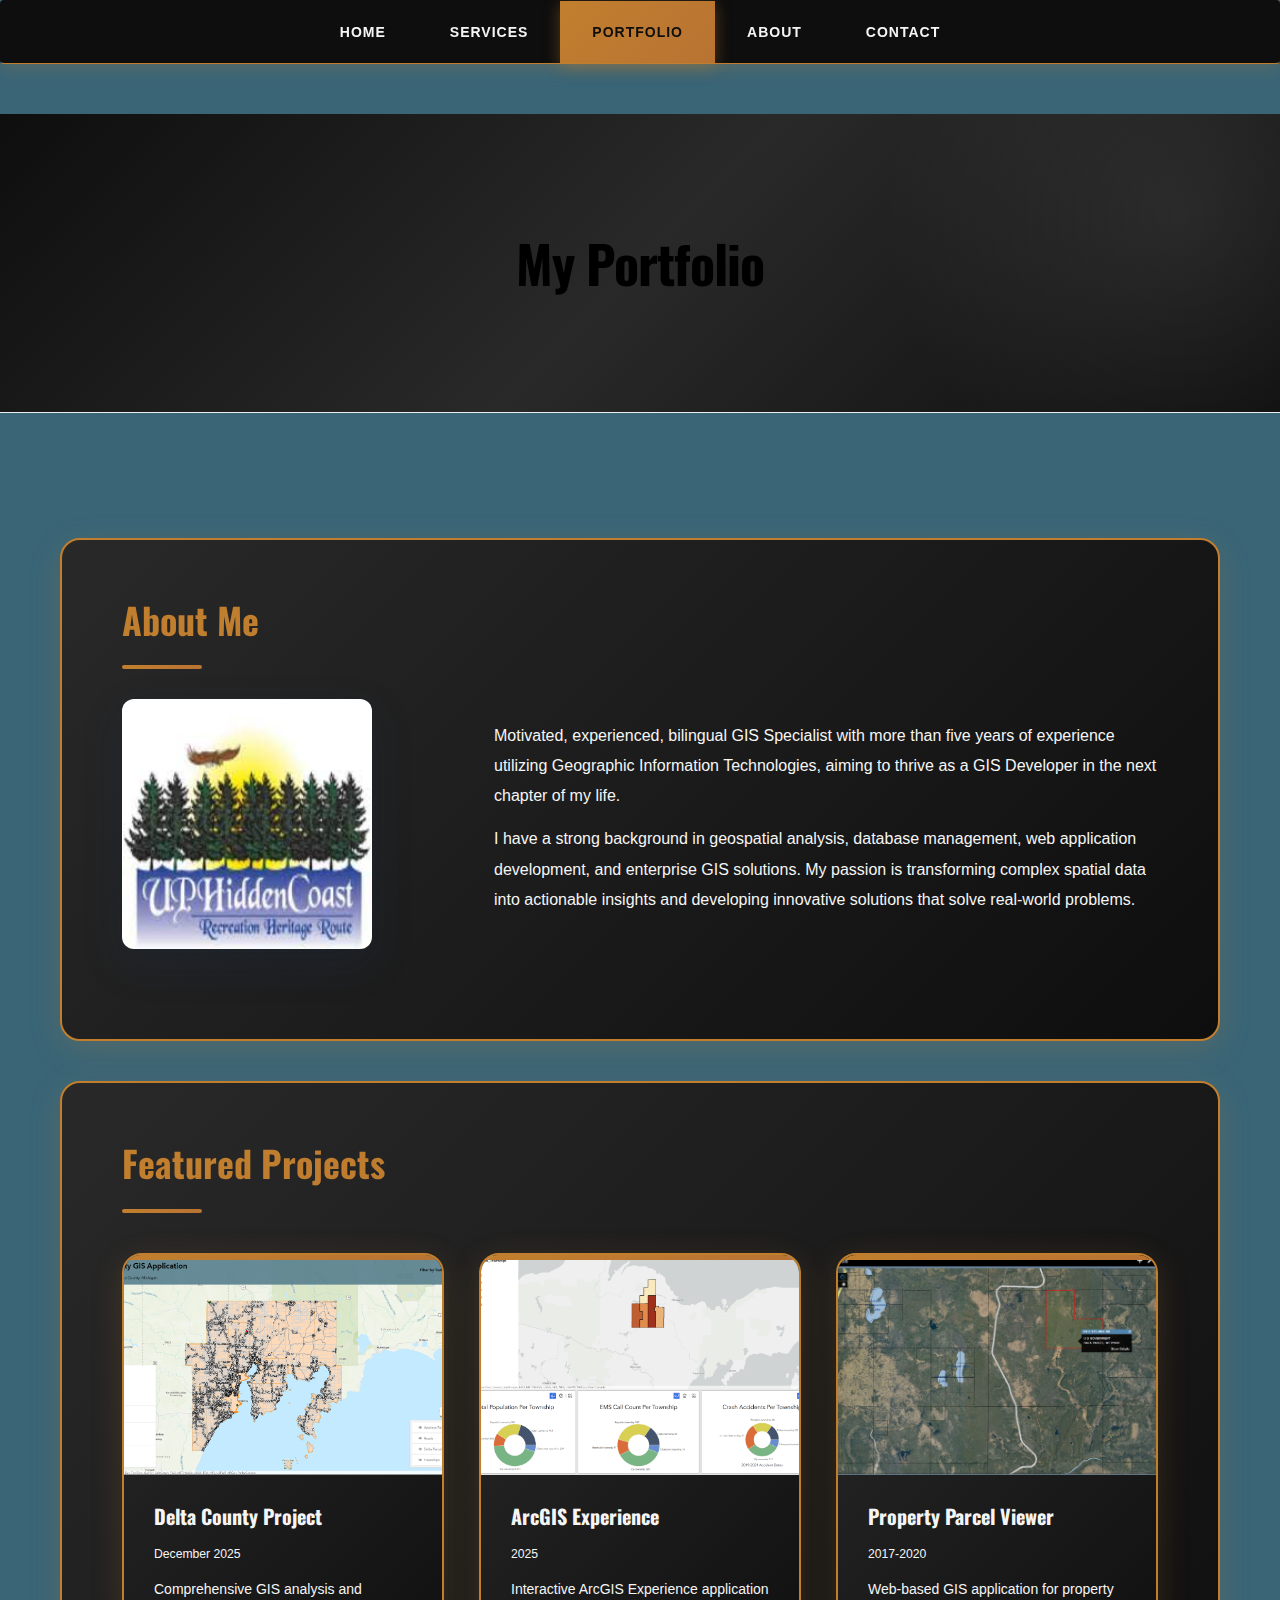
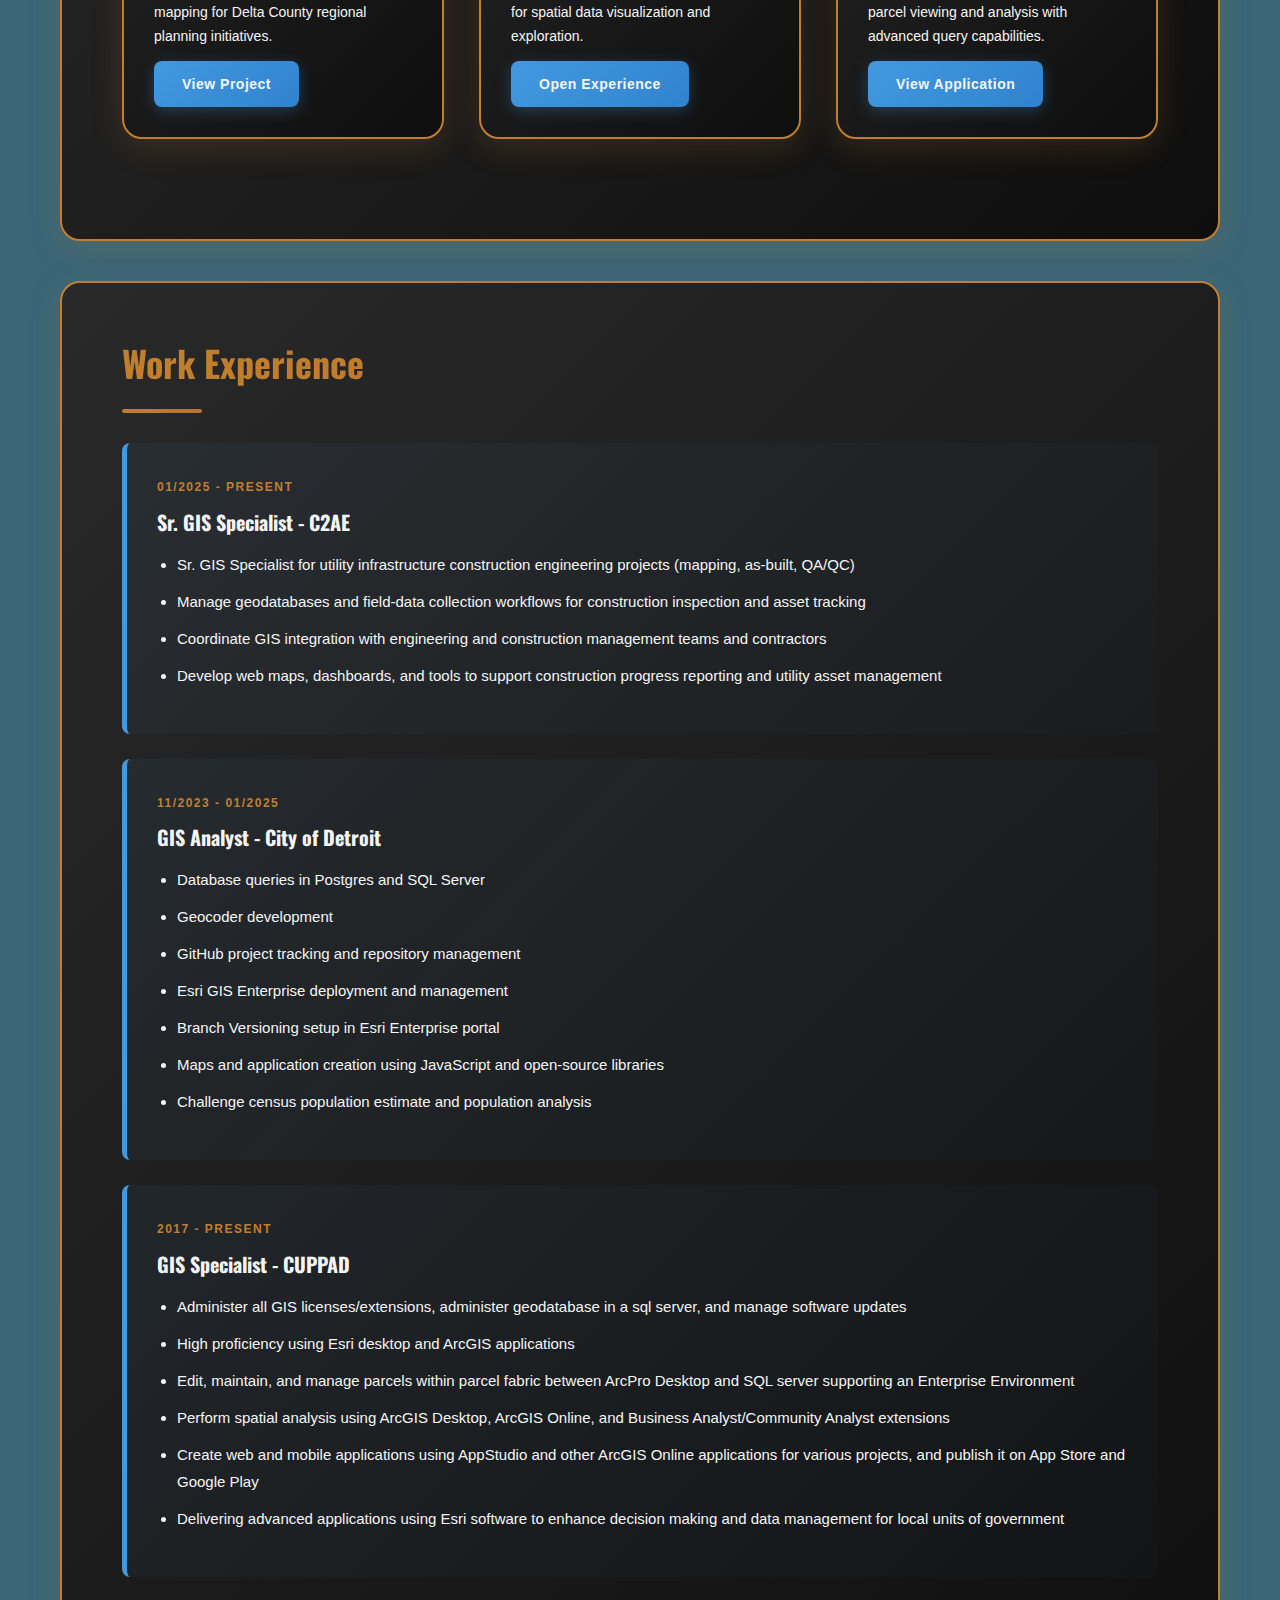
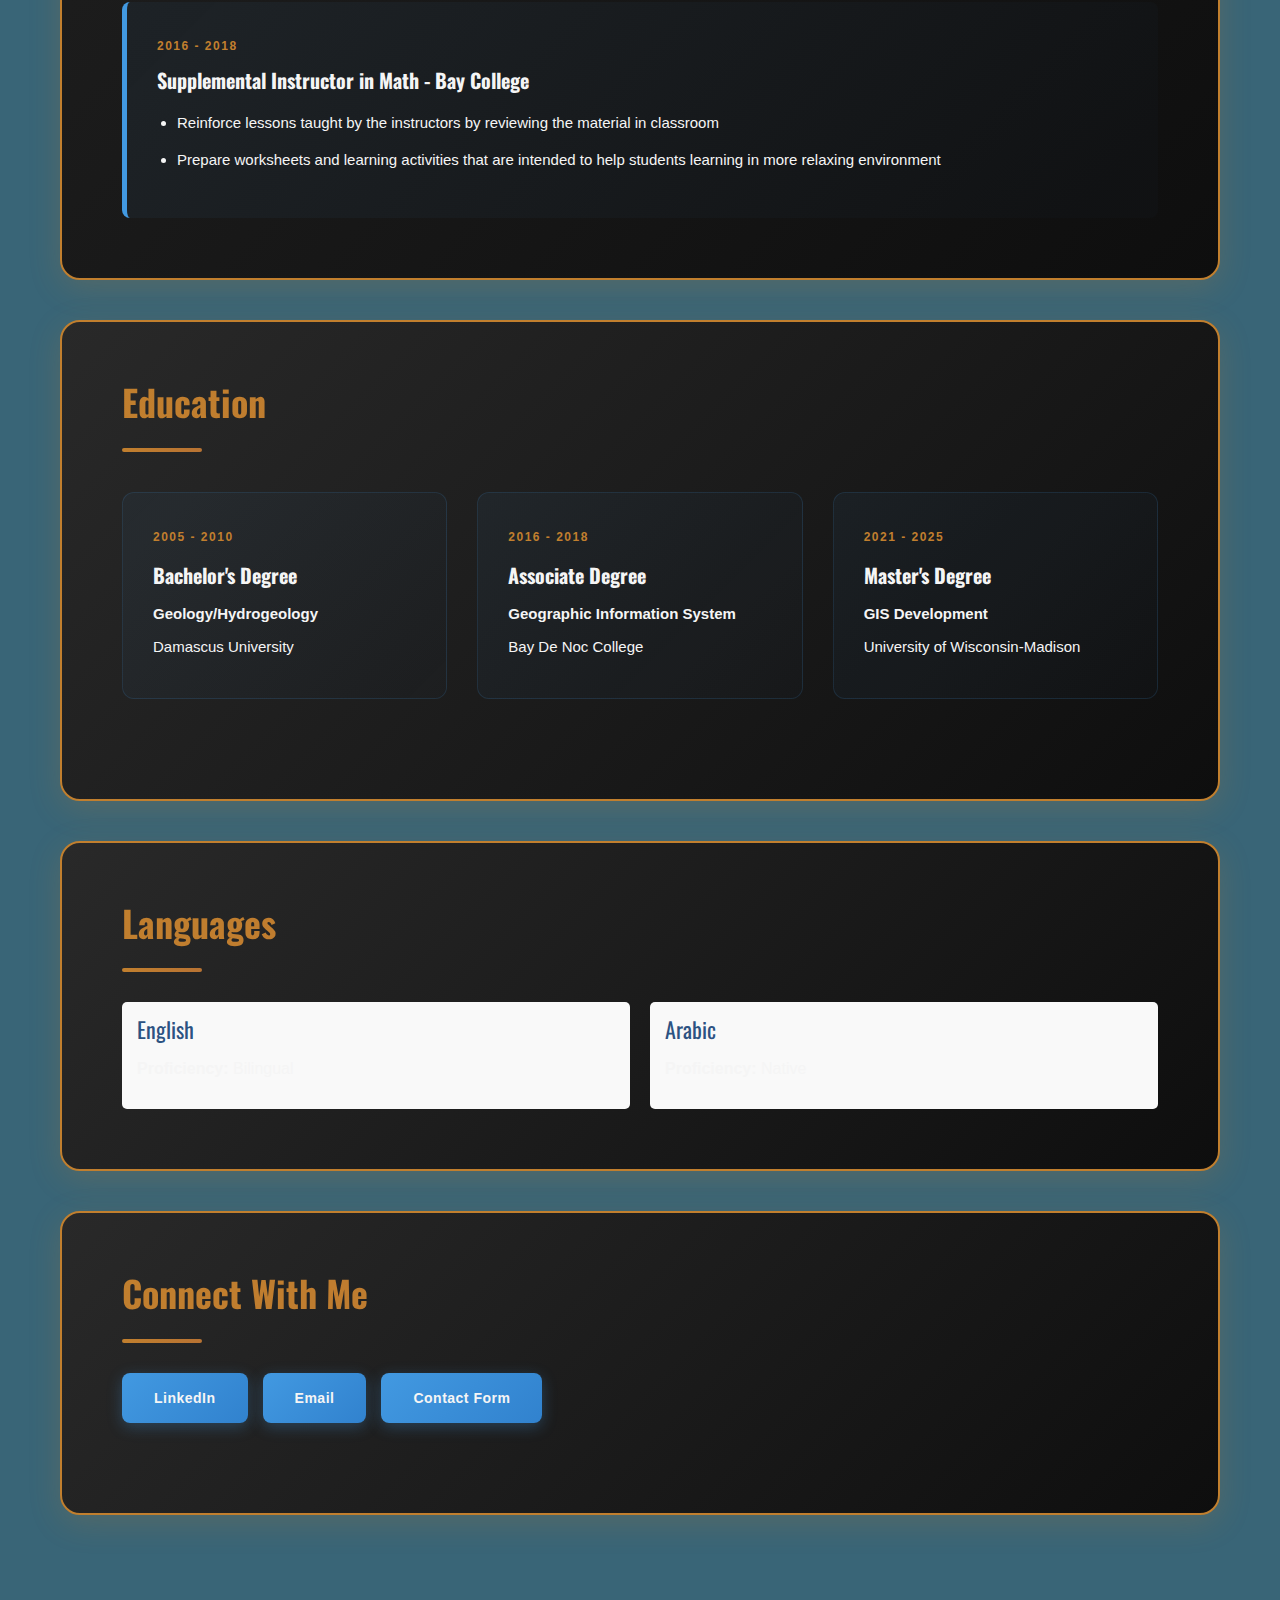
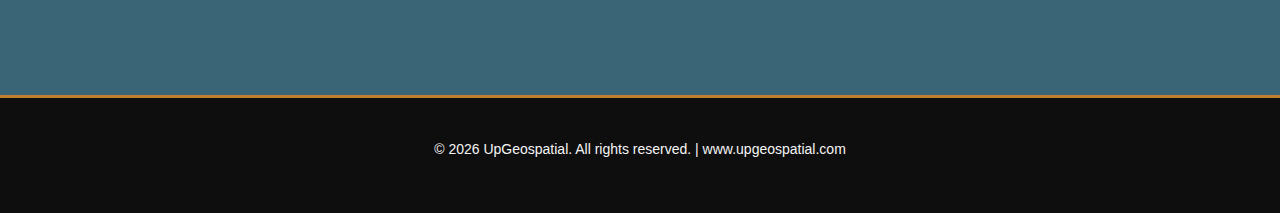
<file: portfolio.html>
<!DOCTYPE html>
<html lang="en">

<head>
  <meta charset="UTF-8">
  <meta content="IE=edge" http-equiv="X-UA-Compatible">
  <meta content="width=device-width,initial-scale=1" name="viewport">
  <meta content="Portfolio - Rawan Hinzman" name="description">
  <meta name="google" content="notranslate" />
  <meta name="msapplication-tap-highlight" content="no">

  <title>Portfolio - UpGeospatial</title>

  <link href="./main.d8e0d294.css" rel="stylesheet">
  <link href="./override.css" rel="stylesheet">
  <style>
    * {
      margin: 0;
      padding: 0;
      box-sizing: border-box;
    }
    
    html {
      scroll-behavior: smooth;
    }
    
    body {
      font-family: 'Segoe UI', 'Roboto', -apple-system, BlinkMacSystemFont, sans-serif;
      line-height: 1.6;
      color: #F5F5F5;
      background: #0E0E0E;
    }
    
    .navbar {
      display: flex;
      align-items: center;
      justify-content: space-between;
      padding: 0 20px;
    }
    
    .navbar .nav-links {
      display: flex;
      align-items: center;
    }
    
    .navbar {
      background: #0E0E0E;
      margin: 0;
      position: sticky;
      top: 0;
      z-index: 1000;
      box-shadow: 0 2px 20px rgba(193, 127, 46, 0.3);
      border-bottom: 1px solid #C17F2E;
      background: #0E0E0E;
      padding: 0;
      margin: 0;
      position: sticky;
      top: 0;
      z-index: 1000;
      box-shadow: 0 2px 20px rgba(193, 127, 46, 0.3);
      border-bottom: 1px solid #C17F2E;
    }
    
    .navbar a {
      float: left;
      display: block;
      color: #F5F5F5;
      text-align: center;
      padding: 20px 32px;
      text-decoration: none;
      font-size: 14px;
      font-weight: 600;
      transition: all 0.3s cubic-bezier(0.4, 0, 0.2, 1);
      letter-spacing: 1px;
      text-transform: uppercase;
    }
    
    .navbar a:hover {
      background: rgba(193, 127, 46, 0.1);
      color: #C17F2E;
      transform: translateY(-1px);
    }
    
    .navbar a.active {
      background: linear-gradient(135deg, #C17F2E 0%, #B87333 100%);
      color: #0E0E0E;
      box-shadow: 0 4px 15px rgba(193, 127, 46, 0.4);
    }
    
    .page-header {
      background: linear-gradient(135deg, #0E0E0E 0%, #292929 50%, #0E0E0E 100%);
      color: #F5F5F5;
      text-align: center;
      padding: 120px 20px;
      position: relative;
      overflow: hidden;
    }
    
    .page-header::before {
      content: '';
      position: absolute;
      width: 600px;
      height: 600px;
      background: radial-gradient(circle, rgba(255, 255, 255, 0.08) 0%, transparent 70%);
      border-radius: 50%;
      top: -200px;
      right: -200px;
    }
    
    .page-header h1 {
      margin: 0;
      font-size: 52px;
      font-weight: 800;
      position: relative;
      z-index: 1;
      letter-spacing: -1px;
    }
    
    .container-custom {
      max-width: 1200px;
      margin: 0 auto;
      padding: 60px 20px;
    }
    
    .card {
      background: linear-gradient(135deg, #292929 0%, #0E0E0E 100%);
      border-radius: 20px;
      padding: 60px;
      margin: 40px 0;
      box-shadow: 0 8px 32px rgba(193, 127, 46, 0.2);
      border: 2px solid #C17F2E;
      transition: all 0.4s cubic-bezier(0.4, 0, 0.2, 1);
      position: relative;
    }
    
    .card:hover {
      box-shadow: 0 25px 60px rgba(193, 127, 46, 0.3);
      transform: translateY(-8px);
    }
    
    .card h2 {
      color: #F5F5F5;
      background: linear-gradient(135deg, #C17F2E 0%, #B87333 100%);
      -webkit-background-clip: text;
      -webkit-text-fill-color: transparent;
      background-clip: text;
      padding-bottom: 30px;
      margin-bottom: 30px;
      font-size: 36px;
      font-weight: 800;
      position: relative;
    }
    
    .card h2::after {
      content: '';
      position: absolute;
      bottom: 0;
      left: 0;
      width: 80px;
      height: 4px;
      background: linear-gradient(90deg, #C17F2E 0%, #B87333 100%);
      border-radius: 2px;
    }
    
    .card h3 {
      color: #2c5282;
      font-size: 22px;
      margin-top: 30px;
      margin-bottom: 15px;
    }
    
    .about-section {
      display: grid;
      grid-template-columns: 1fr 2fr;
      gap: 40px;
      align-items: center;
      margin-bottom: 30px;
    }
    
    .about-image img {
      max-width: 100%;
      border-radius: 12px;
      box-shadow: 0 15px 40px rgba(26, 54, 93, 0.2);
    }
    
    .about-section p {
      color: #F5F5F5;
      font-size: 16px;
      line-height: 1.9;
    }
    
    .projects-grid {
      display: grid;
      grid-template-columns: repeat(auto-fit, minmax(320px, 1fr));
      gap: 35px;
      margin: 40px 0;
    }
    
    .project-card {
      background: linear-gradient(135deg, #292929 0%, #0E0E0E 100%);
      border-radius: 20px;
      overflow: hidden;
      box-shadow: 0 8px 32px rgba(193, 127, 46, 0.2);
      border: 2px solid #C17F2E;
      transition: all 0.4s cubic-bezier(0.4, 0, 0.2, 1);
      position: relative;
    }
    
    .project-card::before {
      content: '';
      position: absolute;
      top: 0;
      left: 0;
      right: 0;
      height: 5px;
      background: linear-gradient(90deg, #C17F2E 0%, #B87333 100%);
    }
    
    .project-card:hover {
      transform: translateY(-10px);
      box-shadow: 0 25px 60px rgba(26, 54, 93, 0.15);
    }
    
    .project-image {
      width: 100%;
      height: 220px;
      object-fit: cover;
    }
    
    .project-content {
      padding: 30px;
    }
    
    .project-content h3 {
      margin-top: 0;
      color: #F5F5F5;
      font-size: 20px;
      font-weight: 700;
    }
    
    .project-content p {
      color: #F5F5F5;
      font-size: 14px;
      margin: 12px 0;
      line-height: 1.7;
    }
    
    .btn-primary {
      display: inline-block;
      background: linear-gradient(135deg, #4299e1, #3182ce);
      color: #F5F5F5;
      padding: 12px 28px;
      text-decoration: none;
      border-radius: 8px;
      transition: all 0.3s ease;
      font-weight: 700;
      font-size: 14px;
      box-shadow: 0 4px 15px rgba(66, 153, 225, 0.3);
      letter-spacing: 0.5px;
    }
    
    .btn-primary:hover {
      transform: translateY(-3px);
      box-shadow: 0 8px 30px rgba(66, 153, 225, 0.4);
    }
    
    .work-experience {
      background: linear-gradient(135deg, rgba(66, 153, 225, 0.06), rgba(44, 82, 130, 0.03));
      padding: 30px;
      border-left: 5px solid #4299e1;
      margin: 25px 0;
      border-radius: 8px;
      transition: all 0.3s ease;
    }
    
    .work-experience:hover {
      border-left-color: #2c5282;
      background: linear-gradient(135deg, rgba(66, 153, 225, 0.1), rgba(44, 82, 130, 0.06));
    }
    
    .work-experience .date {
      color: #C17F2E;
      font-size: 12px;
      text-transform: uppercase;
      font-weight: 700;
      letter-spacing: 1.5px;
    }
    
    .work-experience h3 {
      margin: 12px 0 18px 0;
      color: #F5F5F5;
      font-size: 20px;
      font-weight: 700;
    }
    
    .work-experience ul {
      margin: 15px 0;
      padding-left: 20px;
    }
    
    .work-experience li {
      margin: 10px 0;
      line-height: 1.8;
      color: #F5F5F5;
      font-size: 15px;
    }
    
    .education-grid {
      display: grid;
      grid-template-columns: repeat(auto-fit, minmax(280px, 1fr));
      gap: 30px;
      margin: 40px 0;
    }
    
    .education-card {
      background: linear-gradient(135deg, rgba(66, 153, 225, 0.06), rgba(44, 82, 130, 0.03));
      padding: 30px;
      border-radius: 12px;
      border: 1px solid rgba(66, 153, 225, 0.15);
      transition: all 0.3s ease;
    }
    
    .education-card:hover {
      border-color: #C17F2E;
      background: linear-gradient(135deg, rgba(66, 153, 225, 0.1), rgba(44, 82, 130, 0.06));
      transform: translateY(-4px);
      box-shadow: 0 10px 30px rgba(66, 153, 225, 0.15);
    }
    
    .education-card .date {
      color: #C17F2E;
      font-size: 12px;
      text-transform: uppercase;
      font-weight: 700;
      letter-spacing: 1.5px;
    }
    
    .education-card h3 {
      margin: 15px 0;
      color: #F5F5F5;
      font-size: 20px;
      font-weight: 700;
    }
    
    .education-card p {
      margin: 8px 0;
      color: #F5F5F5;
      font-size: 15px;
      line-height: 1.7;
    }
    
    .social-buttons {
      margin: 30px 0;
      display: flex;
      gap: 15px;
      flex-wrap: wrap;
    }
    
    .social-buttons a {
      display: inline-block;
      background: linear-gradient(135deg, #4299e1, #3182ce);
      color: #F5F5F5;
      padding: 14px 32px;
      text-decoration: none;
      border-radius: 8px;
      font-weight: 700;
      transition: all 0.3s ease;
      font-size: 14px;
      box-shadow: 0 4px 15px rgba(66, 153, 225, 0.3);
      letter-spacing: 0.5px;
    }
    
    .social-buttons a:hover {
      transform: translateY(-3px);
      box-shadow: 0 8px 30px rgba(66, 153, 225, 0.4);
    }
    
    @media (max-width: 768px) {
      .about-section {
        grid-template-columns: 1fr;
      }
    }
    
    footer {
      background: #0E0E0E;
      color: #F5F5F5;
      text-align: center;
      padding: 40px 20px;
      margin-top: 80px;
      font-size: 14px;
      font-weight: 500;
      border-top: 3px solid #C17F2E;
      position: relative;
    
    footer::before {
      content: '';
      position: absolute;
      top: 0;
      left: 50%;
      transform: translateX(-50%);
      width: 200px;
      height: 3px;
      background: linear-gradient(90deg, #C17F2E 0%, #B87333 100%);
    }
    }
  </style>
</head>

<body>

<!-- Navigation -->
<div class="navbar">
  <div class="nav-links">
    <a href="index.html">Home</a>
    <a href="services.html">Services</a>
    <a href="portfolio.html" class="active">Portfolio</a>
    <a href="about.html">About</a>
    <a href="contact.html">Contact</a>
  </div>
</div>

<!-- Page Header -->
<div class="page-header">
  <h1>My Portfolio</h1>
</div>

<!-- Main Content -->
<div class="container-custom">

  <!-- About Me Section -->
  <div class="card">
    <h2>About Me</h2>
    <div class="about-section">
      <div class="about-image">
        <img src="./assets/hiddencoast.jfif" alt="Rawan Hinzman" width="250">
      </div>
      <div>
        <p>Motivated, experienced, bilingual GIS Specialist with more than five years of experience utilizing Geographic Information Technologies, aiming to thrive as a GIS Developer in the next chapter of my life.</p>
        <p>I have a strong background in geospatial analysis, database management, web application development, and enterprise GIS solutions. My passion is transforming complex spatial data into actionable insights and developing innovative solutions that solve real-world problems.</p>
      </div>
    </div>
  </div>

  <!-- Featured Projects -->
  <div class="card">
    <h2>Featured Projects</h2>
    <div class="projects-grid">
      <div class="project-card">
        <img src="./assets/Delta%20County.png" alt="Delta County" class="project-image" onerror="this.onerror=null;this.src='https://via.placeholder.com/400x200?text=Delta+County';">
        <div class="project-content">
          <h3>Delta County Project</h3>
          <p><small>December 2025</small></p>
          <p>Comprehensive GIS analysis and mapping for Delta County regional planning initiatives.</p>
          <a href="https://rhinzman.github.io/Delta-County/" target="_blank" rel="noopener" class="btn-primary">View Project</a>
        </div>
      </div>

      <div class="project-card">
        <img src="./assets/Sustainability%20Study.png" alt="Sustainability Study" class="project-image" onerror="this.onerror=null;this.src='https://via.placeholder.com/400x200?text=ArcGIS+Experience';">
        <div class="project-content">
          <h3>ArcGIS Experience</h3>
          <p><small>2025</small></p>
          <p>Interactive ArcGIS Experience application for spatial data visualization and exploration.</p>
          <a href="https://experience.arcgis.com/experience/4adac44d9c9346f3a563af1fc577c2ed" target="_blank" rel="noopener" class="btn-primary">Open Experience</a>
        </div>
      </div>

      <div class="project-card">
        <img src="./assets/Fetch.JPG" alt="Property Parcel Viewer" class="project-image" onerror="this.onerror=null;this.src='https://via.placeholder.com/400x200?text=Property+Viewer';">
        <div class="project-content">
          <h3>Property Parcel Viewer</h3>
          <p><small>2017-2020</small></p>
          <p>Web-based GIS application for property parcel viewing and analysis with advanced query capabilities.</p>
          <a href="https://app.fetchgis.com/?currentMap=cuppad" target="_blank" rel="noopener" class="btn-primary">View Application</a>
        </div>
      </div>
    </div>
  </div>

  <!-- Work Experience -->
  <div class="card">
    <h2>Work Experience</h2>

    <div class="work-experience">
      <small class="date">01/2025 - Present</small>
      <h3>Sr. GIS Specialist - C2AE</h3>
      <ul>
        <li>Sr. GIS Specialist for utility infrastructure construction engineering projects (mapping, as-built, QA/QC)</li>
        <li>Manage geodatabases and field-data collection workflows for construction inspection and asset tracking</li>
        <li>Coordinate GIS integration with engineering and construction management teams and contractors</li>
        <li>Develop web maps, dashboards, and tools to support construction progress reporting and utility asset management</li>
      </ul>
    </div>

    <div class="work-experience">
      <small class="date">11/2023 - 01/2025</small>
      <h3>GIS Analyst - City of Detroit</h3>
      <ul>
        <li>Database queries in Postgres and SQL Server</li>
        <li>Geocoder development</li>
        <li>GitHub project tracking and repository management</li>
        <li>Esri GIS Enterprise deployment and management</li>
        <li>Branch Versioning setup in Esri Enterprise portal</li>
        <li>Maps and application creation using JavaScript and open-source libraries</li>
        <li>Challenge census population estimate and population analysis</li>
      </ul>
    </div>

    <div class="work-experience">
      <small class="date">2017 - Present</small>
      <h3>GIS Specialist - CUPPAD</h3>
      <ul>
        <li>Administer all GIS licenses/extensions, administer geodatabase in a sql server, and manage software updates</li>
        <li>High proficiency using Esri desktop and ArcGIS applications</li>
        <li>Edit, maintain, and manage parcels within parcel fabric between ArcPro Desktop and SQL server supporting an Enterprise Environment</li>
        <li>Perform spatial analysis using ArcGIS Desktop, ArcGIS Online, and Business Analyst/Community Analyst extensions</li>
        <li>Create web and mobile applications using AppStudio and other ArcGIS Online applications for various projects, and publish it on App Store and Google Play</li>
        <li>Delivering advanced applications using Esri software to enhance decision making and data management for local units of government</li>
      </ul>
    </div>

    <div class="work-experience">
      <small class="date">2016 - 2018</small>
      <h3>Supplemental Instructor in Math - Bay College</h3>
      <ul>
        <li>Reinforce lessons taught by the instructors by reviewing the material in classroom</li>
        <li>Prepare worksheets and learning activities that are intended to help students learning in more relaxing environment</li>
      </ul>
    </div>
  </div>

  <!-- Education -->
  <div class="card">
    <h2>Education</h2>
    <div class="education-grid">
      <div class="education-card">
        <small class="date">2005 - 2010</small>
        <h3>Bachelor's Degree</h3>
        <p><strong>Geology/Hydrogeology</strong></p>
        <p>Damascus University</p>
      </div>

      <div class="education-card">
        <small class="date">2016 - 2018</small>
        <h3>Associate Degree</h3>
        <p><strong>Geographic Information System</strong></p>
        <p>Bay De Noc College</p>
      </div>

      <div class="education-card">
        <small class="date">2021 - 2025</small>
        <h3>Master's Degree</h3>
        <p><strong>GIS Development</strong></p>
        <p>University of Wisconsin-Madison</p>
      </div>
    </div>
  </div>

  <!-- Languages -->
  <div class="card">
    <h2>Languages</h2>
    <div style="display: grid; grid-template-columns: repeat(auto-fit, minmax(200px, 1fr)); gap: 20px;">
      <div style="padding: 15px; background: #f9f9f9; border-radius: 5px;">
        <h3 style="margin-top: 0;">English</h3>
        <p><strong>Proficiency:</strong> Bilingual</p>
      </div>
      <div style="padding: 15px; background: #f9f9f9; border-radius: 5px;">
        <h3 style="margin-top: 0;">Arabic</h3>
        <p><strong>Proficiency:</strong> Native</p>
      </div>
    </div>
  </div>

  <!-- Social Links -->
  <div class="card">
    <h2>Connect With Me</h2>
    <p class="social-buttons">
      <a href="https://www.linkedin.com/" target="_blank" rel="noopener">LinkedIn</a>
      <a href="mailto:info@upgeospatial.com">Email</a>
      <a href="contact.html">Contact Form</a>
    </p>
  </div>

</div>

<!-- Footer -->
<footer>
  <p>&copy; 2026 UpGeospatial. All rights reserved. | www.upgeospatial.com</p>
</footer>

</body>
</html>
</file>
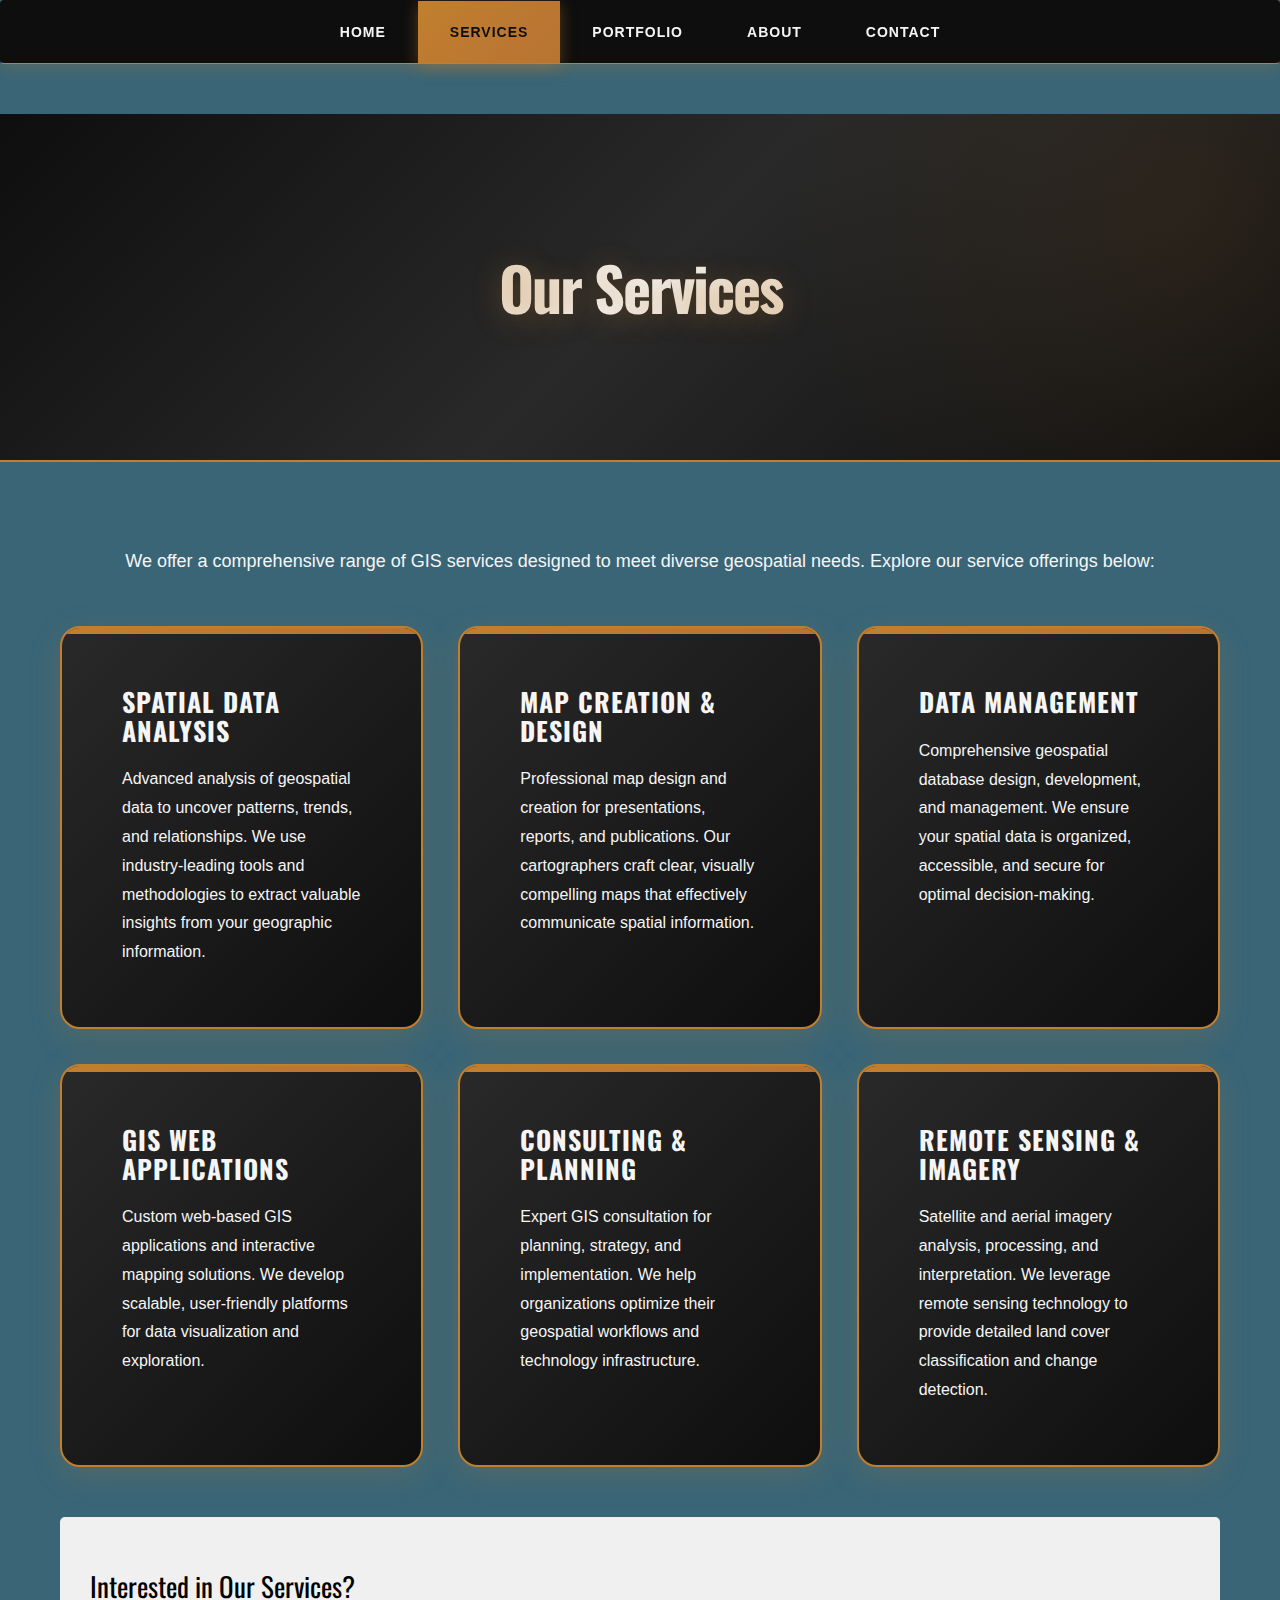
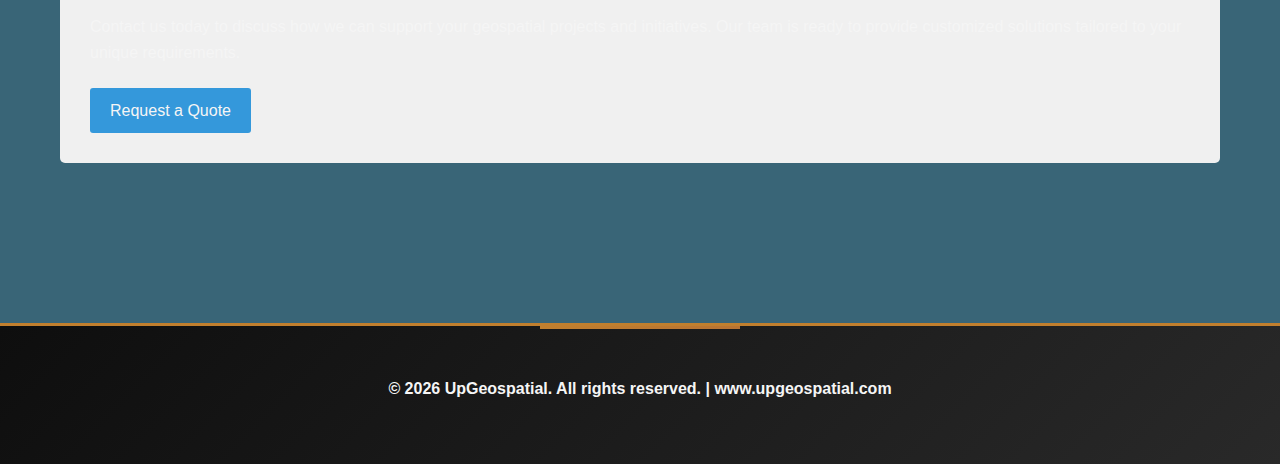
<file: services.html>
<!DOCTYPE html>
<html lang="en">

<head>
  <meta charset="UTF-8">
  <meta content="IE=edge" http-equiv="X-UA-Compatible">
  <meta content="width=device-width,initial-scale=1" name="viewport">
  <meta content="GIS Services - Geospatial Solutions" name="description">
  <meta name="google" content="notranslate" />
  <meta name="msapplication-tap-highlight" content="no">

  <title>Services - UpGeospatial</title>

  <link href="./main.d8e0d294.css" rel="stylesheet">
  <link href="./override.css" rel="stylesheet">
  <style>
    * {
      margin: 0;
      padding: 0;
      box-sizing: border-box;
    }
    
    html {
      scroll-behavior: smooth;
    }
    
    body {
      font-family: 'Segoe UI', 'Roboto', -apple-system, BlinkMacSystemFont, sans-serif;
      line-height: 1.6;
      color: #F5F5F5;
      background: #0E0E0E;
    }
    
    .navbar {
      background: #0E0E0E;
      padding: 0;
      margin: 0;
      position: sticky;
      top: 0;
      z-index: 1000;
      box-shadow: 0 2px 20px rgba(193, 127, 46, 0.3);
      border-bottom: 1px solid #C17F2E;
      display: flex;
      align-items: center;
      justify-content: space-between;
      padding: 0 20px;
    }
    
    .navbar .nav-links {
      display: flex;
      align-items: center;
    }
    
    .navbar a {
      float: none;
      display: block;
      color: #F5F5F5;
      text-align: center;
      padding: 20px 32px;
      text-decoration: none;
      font-size: 14px;
      font-weight: 600;
      transition: all 0.3s cubic-bezier(0.4, 0, 0.2, 1);
      letter-spacing: 1px;
      text-transform: uppercase;
    }
    
    .navbar a:hover {
      background: rgba(193, 127, 46, 0.1);
      color: #C17F2E;
      transform: translateY(-1px);
    }
    
    .navbar a.active {
      background: linear-gradient(135deg, #C17F2E 0%, #B87333 100%);
      color: #0E0E0E;
      box-shadow: 0 4px 15px rgba(193, 127, 46, 0.4);
    }
    
    .page-header {
      background: linear-gradient(135deg, #0E0E0E 0%, #292929 50%, #0E0E0E 100%);
      color: #F5F5F5;
      text-align: center;
      padding: 140px 20px;
      position: relative;
      overflow: hidden;
      border-bottom: 2px solid #C17F2E;
    }
    
    .page-header::before {
      content: '';
      position: absolute;
      width: 800px;
      height: 800px;
      background: radial-gradient(circle, rgba(193, 127, 46, 0.1) 0%, transparent 70%);
      border-radius: 50%;
      top: -300px;
      right: -300px;
    }
    
    .page-header h1 {
      margin: 0;
      font-size: 60px;
      font-weight: 900;
      position: relative;
      z-index: 1;
      letter-spacing: -2px;
      background: linear-gradient(135deg, #C17F2E 0%, #F5F5F5 50%, #C17F2E 100%);
      -webkit-background-clip: text;
      -webkit-text-fill-color: transparent;
      background-clip: text;
      text-shadow: 0 4px 30px rgba(193, 127, 46, 0.3);
    }
    
    .container-custom {
      max-width: 1200px;
      margin: 0 auto;
      padding: 60px 20px;
    }
    
    .service-grid {
      display: grid;
      grid-template-columns: repeat(auto-fit, minmax(340px, 1fr));
      gap: 35px;
      margin: 50px 0;
    }
    
    .service-card {
      background: linear-gradient(135deg, #292929 0%, #0E0E0E 100%);
      border-radius: 20px;
      padding: 60px;
      box-shadow: 0 8px 32px rgba(193, 127, 46, 0.2);
      border: 2px solid #C17F2E;
      transition: all 0.4s cubic-bezier(0.4, 0, 0.2, 1);
      position: relative;
      overflow: hidden;
    }
    
    .service-card::before {
      content: '';
      position: absolute;
      top: 0;
      left: 0;
      right: 0;
      height: 6px;
      background: linear-gradient(90deg, #C17F2E 0%, #B87333 100%);
    }
    
    .service-card:hover {
      transform: translateY(-12px);
      box-shadow: 0 30px 70px rgba(193, 127, 46, 0.3);
      border-color: #B87333;
    }
    
    .service-card h3 {
      color: #F5F5F5;
      font-size: 26px;
      font-weight: 800;
      margin: 20px 0;
      margin-top: 0;
      text-transform: uppercase;
      letter-spacing: 1px;
    }
    
    .service-card p {
      color: #F5F5F5;
      font-size: 16px;
      line-height: 1.8;
      margin: 0;
    }
    }
    
    .service-card p {
      color: #F5F5F5;
      line-height: 1.8;
      font-size: 15px;
    }
    
    .card {
      background: linear-gradient(135deg, #292929 0%, #0E0E0E 100%);
      border-radius: 20px;
      padding: 60px;
      margin: 40px 0;
      box-shadow: 0 8px 32px rgba(193, 127, 46, 0.2);
      border: 2px solid #C17F2E;
      transition: all 0.4s cubic-bezier(0.4, 0, 0.2, 1);
    }
    
    .card h2 {
      color: #F5F5F5;
      background: linear-gradient(135deg, #C17F2E 0%, #B87333 100%);
      -webkit-background-clip: text;
      -webkit-text-fill-color: transparent;
      background-clip: text;
      padding-bottom: 30px;
      margin-bottom: 30px;
      font-size: 36px;
      font-weight: 800;
      position: relative;
    }
    
    .card h2::after {
      content: '';
      position: absolute;
      bottom: 0;
      left: 0;
      width: 80px;
      height: 4px;
      background: linear-gradient(90deg, #C17F2E 0%, #B87333 100%);
      border-radius: 2px;
    }
    
    .card a {
      display: inline-block;
      background: linear-gradient(135deg, #4299e1, #3182ce);
      color: #F5F5F5;
      padding: 14px 36px;
      text-decoration: none;
      border-radius: 8px;
      font-weight: 700;
      transition: all 0.3s ease;
      margin-top: 25px;
      box-shadow: 0 4px 15px rgba(66, 153, 225, 0.3);
      font-size: 14px;
      letter-spacing: 0.5px;
    }
    
    .card a:hover {
      transform: translateY(-3px);
      box-shadow: 0 8px 30px rgba(66, 153, 225, 0.4);
    }
    
    footer {
      background: linear-gradient(135deg, #0E0E0E 0%, #292929 100%);
      color: #F5F5F5;
      text-align: center;
      padding: 50px 20px;
      margin-top: 100px;
      font-size: 16px;
      font-weight: 600;
      border-top: 3px solid #C17F2E;
      position: relative;
    
    footer::before {
      content: '';
      position: absolute;
      top: 0;
      left: 50%;
      transform: translateX(-50%);
      width: 200px;
      height: 3px;
      background: linear-gradient(90deg, #C17F2E 0%, #B87333 100%);
    }
      position: relative;
    }
    
    footer::before {
      content: '';
      position: absolute;
      top: 0;
      left: 50%;
      transform: translateX(-50%);
      width: 200px;
      height: 3px;
      background: linear-gradient(90deg, #C17F2E 0%, #B87333 100%);
    }
  </style>
</head>

<body>

<!-- Navigation -->
<div class="navbar">
  <div class="nav-links">
    <a href="index.html">Home</a>
    <a href="services.html" class="active">Services</a>
    <a href="portfolio.html">Portfolio</a>
    <a href="about.html">About</a>
    <a href="contact.html">Contact</a>
  </div>
</div>

<!-- Page Header -->
<div class="page-header">
  <h1>Our Services</h1>
</div>

<!-- Main Content -->
<div class="container-custom">
  <p style="text-align: center; font-size: 18px;">We offer a comprehensive range of GIS services designed to meet diverse geospatial needs. Explore our service offerings below:</p>

  <div class="service-grid">
    <div class="service-card">
      <h3>Spatial Data Analysis</h3>
      <p>Advanced analysis of geospatial data to uncover patterns, trends, and relationships. We use industry-leading tools and methodologies to extract valuable insights from your geographic information.</p>
    </div>

    <div class="service-card">
      <h3>Map Creation & Design</h3>
      <p>Professional map design and creation for presentations, reports, and publications. Our cartographers craft clear, visually compelling maps that effectively communicate spatial information.</p>
    </div>

    <div class="service-card">
      <h3>Data Management</h3>
      <p>Comprehensive geospatial database design, development, and management. We ensure your spatial data is organized, accessible, and secure for optimal decision-making.</p>
    </div>

    <div class="service-card">
      <h3>GIS Web Applications</h3>
      <p>Custom web-based GIS applications and interactive mapping solutions. We develop scalable, user-friendly platforms for data visualization and exploration.</p>
    </div>

    <div class="service-card">
      <h3>Consulting & Planning</h3>
      <p>Expert GIS consultation for planning, strategy, and implementation. We help organizations optimize their geospatial workflows and technology infrastructure.</p>
    </div>

    <div class="service-card">
      <h3>Remote Sensing & Imagery</h3>
      <p>Satellite and aerial imagery analysis, processing, and interpretation. We leverage remote sensing technology to provide detailed land cover classification and change detection.</p>
    </div>
  </div>

  <div style="background: #f0f0f0; padding: 30px; border-radius: 5px; margin-top: 30px;">
    <h2>Interested in Our Services?</h2>
    <p>Contact us today to discuss how we can support your geospatial projects and initiatives. Our team is ready to provide customized solutions tailored to your unique requirements.</p>
    <a href="contact.html" style="display: inline-block; background-color: #3498db; color: #F5F5F5; padding: 10px 20px; text-decoration: none; border-radius: 3px; margin-top: 10px;">Request a Quote</a>
  </div>
</div>

<!-- Footer -->
<footer>
  <p>&copy; 2026 UpGeospatial. All rights reserved. | www.upgeospatial.com</p>
</footer>

</body>
</html>
</file>
<file: override.css>
:root{
  /* Light warm blue to replace site pink */
  --pink: #7ec8ff;
}

/* Ensure code elements use the new pink variable (now a warm blue) */
code {
  color: var(--pink) !important;
}

/* Helpful utility fallbacks for any explicit pink classes */
.text-pink, .pink, .bg-pink {
  color: var(--pink) !important;
  background-color: transparent !important;
}

/* If any element used a hard-coded pink background, this tries to nudge it */
.bg-pink {
  background-color: var(--pink) !important;
}

/* Change website background to neutral light gray */
body {
  background: #396577 !important;
  background-image: none !important;
}

/* Adjust the background layer shadow to neutral */
.Fr {
  box-shadow: inset 0 -40px 60px 10px #f5f5f5 !important;
}

/* Change menu bar to neutral light gray */
.topnav {
  background-color: #080808 !important;
}

.topnav a:hover {
  background-color: #e0e0e0 !important;
}

.topnav a.active {
  background-color: #e0e0e0 !important;
}

/* Project thumbnails */
.project-thumb {
  max-width: 100%;
  height: 200px;
  object-fit: cover;
  border-radius: 6px;
  margin: 0 auto 12px auto;
  display: block;
}

/* Back-to-top floating button */
#back-to-top {
  position: fixed;
  right: 20px;
  bottom: 30px;
  width: 44px;
  height: 44px;
  border-radius: 50%;
  background: #f0f0f0;
  color: #333;
  border: none;
  box-shadow: 0 2px 8px rgba(0,0,0,0.18);
  display: none;
  align-items: center;
  justify-content: center;
  cursor: pointer;
  z-index: 9999;
  font-size: 20px;
  transition: opacity .2s ease, transform .2s ease;
}
#back-to-top.show { display: flex; opacity: 1; transform: translateY(0); }
#back-to-top:focus { outline: none; box-shadow: 0 0 0 3px rgba(126,200,255,0.35); }
#back-to-top:hover { background: #e6e6e6; }

@media (max-width: 480px) {
  #back-to-top { right: 12px; bottom: 20px; width: 40px; height: 40px; font-size: 18px; }
}
</file>
<file: main.d8e0d294.css>
@import url(https://fonts.googleapis.com/css?family=Lato:400,700|Oswald);@import url(https://maxcdn.bootstrapcdn.com/font-awesome/4.7.0/css/font-awesome.min.css);/*!
 * Bootstrap v3.3.7 (http://getbootstrap.com)
 * Copyright 2011-2016 Twitter, Inc.
 * Licensed under MIT (https://github.com/twbs/bootstrap/blob/master/LICENSE)
 */
/*! normalize.css v3.0.3 | MIT License | github.com/necolas/normalize.css */html{font-family:sans-serif;-ms-text-size-adjust:100%;-webkit-text-size-adjust:100%}body{margin:0}article,aside,details,figcaption,figure,footer,header,hgroup,main,menu,nav,section,summary{display:block}audio,canvas,progress,video{display:inline-block;vertical-align:baseline}audio:not([controls]){display:none;height:0}[hidden],template{display:none}a{background-color:transparent}a:active,a:hover{outline:0}abbr[title]{border-bottom:1px dotted}b,strong{font-weight:700}dfn{font-style:italic}h1{font-size:2em;margin:.67em 0}mark{background:#ff0;color:#000}small{font-size:80%}sub,sup{font-size:75%;line-height:0;position:relative;vertical-align:baseline}sup{top:-.5em}sub{bottom:-.25em}img{border:0}svg:not(:root){overflow:hidden}figure{margin:1em 40px}hr{box-sizing:content-box;height:0}pre{overflow:auto}code,kbd,pre,samp{font-family:monospace,monospace;font-size:1em}button,input,optgroup,select,textarea{color:inherit;font:inherit;margin:0}button{overflow:visible}button,select{text-transform:none}button,html input[type=button],input[type=reset],input[type=submit]{-webkit-appearance:button;cursor:pointer}button[disabled],html input[disabled]{cursor:default}button::-moz-focus-inner,input::-moz-focus-inner{border:0;padding:0}input{line-height:normal}input[type=checkbox],input[type=radio]{box-sizing:border-box;padding:0}input[type=number]::-webkit-inner-spin-button,input[type=number]::-webkit-outer-spin-button{height:auto}input[type=search]{-webkit-appearance:textfield;box-sizing:content-box}input[type=search]::-webkit-search-cancel-button,input[type=search]::-webkit-search-decoration{-webkit-appearance:none}fieldset{border:1px solid silver;margin:0 2px;padding:.35em .625em .75em}textarea{overflow:auto}optgroup{font-weight:700}table{border-collapse:collapse;border-spacing:0}td,th{padding:0}
/* Add a black background color to the top navigation */
.topnav {
  background-color: #ff0060;
  overflow: hidden;
}

/* Style the links inside the navigation bar */
.topnav a {
  float: left;
  color: #000000;
  text-align: center;
  padding: 14px 16px;
  text-decoration: none;
  font-size: 17px;
}

/* Change the color of links on hover */
.topnav a:hover {
  background-color: #FFA07A;
  color: black;
}

/* Add a color to the active/current link */
.topnav a.active {
  background-color: #FFA07A;
  color: white;
}
/*! Source: https://github.com/h5bp/html5-boilerplate/blob/master/src/css/main.css */@media print{*,:after,:before{background:transparent!important;color:#000!important;box-shadow:none!important;text-shadow:none!important}a,a:visited{text-decoration:underline}a[href]:after{content:" (" attr(href) ")"}abbr[title]:after{content:" (" attr(title) ")"}a[href^="#"]:after,a[href^="javascript:"]:after{content:""}blockquote,pre{border:1px solid #999;page-break-inside:avoid}thead{display:table-header-group}img,tr{page-break-inside:avoid}img{max-width:100%!important}h2,h3,p{orphans:3;widows:3}h2,h3{page-break-after:avoid}.navbar{display:none}.btn>.caret,.dropup>.btn>.caret{border-top-color:#000!important}.label{border:1px solid #000}.table{border-collapse:collapse!important}.table td,.table th{background-color:#fff!important}.table-bordered td,.table-bordered th{border:1px solid #ddd!important}}*,:after,:before{-webkit-box-sizing:border-box;-moz-box-sizing:border-box;box-sizing:border-box}html{font-size:10px;-webkit-tap-highlight-color:transparent}body{font-family:Lato,Helvetica,Arial,sans-serif;font-size:16px;line-height:1.58;color:#555;background-color:#fff}button,input,select,textarea{font-family:inherit;font-size:inherit;line-height:inherit}a{color:#ff0060;text-decoration:none}a:focus,a:hover{color:#b30043;text-decoration:underline}a:focus{outline:5px auto -webkit-focus-ring-color;outline-offset:-2px}figure{margin:0}img{vertical-align:middle}.img-responsive{display:block;max-width:100%;height:auto}.img-rounded{border-radius:6px}.img-thumbnail{padding:4px;line-height:1.58;background-color:#fff;border:1px solid #ddd;border-radius:4px;-webkit-transition:all .2s ease-in-out;-o-transition:all .2s ease-in-out;transition:all .2s ease-in-out;display:inline-block;max-width:100%;height:auto}.img-circle{border-radius:50%}hr{margin-top:25px;margin-bottom:25px;border:0;border-top:1px solid #eee}.sr-only{position:absolute;width:1px;height:1px;margin:-1px;padding:0;overflow:hidden;clip:rect(0,0,0,0);border:0}.sr-only-focusable:active,.sr-only-focusable:focus{position:static;width:auto;height:auto;margin:0;overflow:visible;clip:auto}[role=button]{cursor:pointer}.h1,.h2,.h3,.h4,.h5,.h6,h1,h2,h3,h4,h5,h6{font-family:Oswald,Helvetica,Arial,sans-serif;font-weight:400;line-height:1.1;color:#000}.h1 .small,.h1 small,.h2 .small,.h2 small,.h3 .small,.h3 small,.h4 .small,.h4 small,.h5 .small,.h5 small,.h6 .small,.h6 small,h1 .small,h1 small,h2 .small,h2 small,h3 .small,h3 small,h4 .small,h4 small,h5 .small,h5 small,h6 .small,h6 small{font-weight:400;line-height:1;color:#777}.h1,.h2,.h3,h1,h2,h3{margin-top:25px;margin-bottom:12.5px}.h1 .small,.h1 small,.h2 .small,.h2 small,.h3 .small,.h3 small,h1 .small,h1 small,h2 .small,h2 small,h3 .small,h3 small{font-size:65%}.h4,.h5,.h6,h4,h5,h6{margin-top:12.5px;margin-bottom:12.5px}.h4 .small,.h4 small,.h5 .small,.h5 small,.h6 .small,.h6 small,h4 .small,h4 small,h5 .small,h5 small,h6 .small,h6 small{font-size:75%}.h1,h1{font-size:63px}.h2,h2{font-size:27px}.h3,.h4,h3,h4{font-size:20px}.h5,h5{font-size:18px}.h6,h6{font-size:14px}p{margin:0 0 12.5px}.lead{margin-bottom:25px;font-size:18px;font-weight:300;line-height:1.4}@media (min-width:768px){.lead{font-size:24px}}.small,small{font-size:87%}.mark,mark{background-color:#fcf8e3;padding:.2em}.text-left{text-align:left}.text-right{text-align:right}.text-center{text-align:center}.text-justify{text-align:justify}.text-nowrap{white-space:nowrap}.text-lowercase{text-transform:lowercase}.initialism,.text-uppercase{text-transform:uppercase}.text-capitalize{text-transform:capitalize}.text-muted{color:#777}.text-primary{color:#ff0060}a.text-primary:focus,a.text-primary:hover{color:#cc004d}.text-success{color:#fff}a.text-success:focus,a.text-success:hover{color:#e6e6e6}.text-info{color:#31708f}a.text-info:focus,a.text-info:hover{color:#245269}.text-warning{color:#8a6d3b}a.text-warning:focus,a.text-warning:hover{color:#66512c}.text-danger{color:#fff}a.text-danger:focus,a.text-danger:hover{color:#e6e6e6}.bg-primary{color:#fff;background-color:#ff0060}a.bg-primary:focus,a.bg-primary:hover{background-color:#cc004d}.bg-success{background-color:#87e329}a.bg-success:focus,a.bg-success:hover{background-color:#6dc019}.bg-info{background-color:#d9edf7}a.bg-info:focus,a.bg-info:hover{background-color:#afd9ee}.bg-warning{background-color:#fcf8e3}a.bg-warning:focus,a.bg-warning:hover{background-color:#f7ecb5}.bg-danger{background-color:#ff2c74}a.bg-danger:focus,a.bg-danger:hover{background-color:#f80055}.page-header{padding-bottom:11.5px;margin:50px 0 25px;border-bottom:1px solid #eee}ol,ul{margin-top:0;margin-bottom:12.5px}ol ol,ol ul,ul ol,ul ul{margin-bottom:0}.list-inline,.list-unstyled{padding-left:0;list-style:none}.list-inline{margin-left:-5px}.list-inline>li{display:inline-block;padding-left:5px;padding-right:5px}dl{margin-top:0;margin-bottom:25px}dd,dt{line-height:1.58}dt{font-weight:700}dd{margin-left:0}.dl-horizontal dd:after,.dl-horizontal dd:before{content:" ";display:table}.dl-horizontal dd:after{clear:both}@media (min-width:768px){.dl-horizontal dt{float:left;width:160px;clear:left;text-align:right;overflow:hidden;text-overflow:ellipsis;white-space:nowrap}.dl-horizontal dd{margin-left:180px}}abbr[data-original-title],abbr[title]{cursor:help;border-bottom:1px dotted #777}.initialism{font-size:90%}blockquote{padding:12.5px 25px;margin:0 0 25px;font-size:20px;border-left:5px solid #eee}blockquote ol:last-child,blockquote p:last-child,blockquote ul:last-child{margin-bottom:0}blockquote .small,blockquote footer,blockquote small{display:block;font-size:80%;line-height:1.58;color:#777}blockquote .small:before,blockquote footer:before,blockquote small:before{content:"\2014   \A0"}.blockquote-reverse,blockquote.pull-right{padding-right:15px;padding-left:0;border-right:5px solid #eee;border-left:0;text-align:right}.blockquote-reverse .small:before,.blockquote-reverse footer:before,.blockquote-reverse small:before,blockquote.pull-right .small:before,blockquote.pull-right footer:before,blockquote.pull-right small:before{content:""}.blockquote-reverse .small:after,.blockquote-reverse footer:after,.blockquote-reverse small:after,blockquote.pull-right .small:after,blockquote.pull-right footer:after,blockquote.pull-right small:after{content:"\A0   \2014"}address{margin-bottom:25px;font-style:normal;line-height:1.58}code,kbd,pre,samp{font-family:Menlo,Monaco,Consolas,Courier New,monospace}code{color:#c7254e;background-color:#f9f2f4;border-radius:4px}code,kbd{padding:2px 4px;font-size:90%}kbd{color:#fff;background-color:#333;border-radius:3px;box-shadow:inset 0 -1px 0 rgba(0,0,0,.25)}kbd kbd{padding:0;font-size:100%;font-weight:700;box-shadow:none}pre{display:block;padding:12px;margin:0 0 12.5px;font-size:15px;line-height:1.58;word-break:break-all;word-wrap:break-word;color:#333;background-color:#f5f5f5;border:1px solid #ccc;border-radius:4px}pre code{padding:0;font-size:inherit;color:inherit;white-space:pre-wrap;background-color:transparent;border-radius:0}.pre-scrollable{max-height:340px;overflow-y:scroll}.container{margin-right:auto;margin-left:auto;padding-left:15px;padding-right:15px}.container:after,.container:before{content:" ";display:table}.container:after{clear:both}@media (min-width:768px){.container{width:750px}}@media (min-width:992px){.container{width:970px}}@media (min-width:1200px){.container{width:1170px}}.container-fluid{margin-right:auto;margin-left:auto;padding-left:15px;padding-right:15px}.container-fluid:after,.container-fluid:before{content:" ";display:table}.container-fluid:after{clear:both}.row{margin-left:-15px;margin-right:-15px}.row:after,.row:before{content:" ";display:table}.row:after{clear:both}.col-lg-1,.col-lg-2,.col-lg-3,.col-lg-4,.col-lg-5,.col-lg-6,.col-lg-7,.col-lg-8,.col-lg-9,.col-lg-10,.col-lg-11,.col-lg-12,.col-md-1,.col-md-2,.col-md-3,.col-md-4,.col-md-5,.col-md-6,.col-md-7,.col-md-8,.col-md-9,.col-md-10,.col-md-11,.col-md-12,.col-sm-1,.col-sm-2,.col-sm-3,.col-sm-4,.col-sm-5,.col-sm-6,.col-sm-7,.col-sm-8,.col-sm-9,.col-sm-10,.col-sm-11,.col-sm-12,.col-xs-1,.col-xs-2,.col-xs-3,.col-xs-4,.col-xs-5,.col-xs-6,.col-xs-7,.col-xs-8,.col-xs-9,.col-xs-10,.col-xs-11,.col-xs-12{position:relative;min-height:1px;padding-left:15px;padding-right:15px}.col-xs-1,.col-xs-2,.col-xs-3,.col-xs-4,.col-xs-5,.col-xs-6,.col-xs-7,.col-xs-8,.col-xs-9,.col-xs-10,.col-xs-11,.col-xs-12{float:left}.col-xs-1{width:8.33333%}.col-xs-2{width:16.66667%}.col-xs-3{width:25%}.col-xs-4{width:33.33333%}.col-xs-5{width:41.66667%}.col-xs-6{width:50%}.col-xs-7{width:58.33333%}.col-xs-8{width:66.66667%}.col-xs-9{width:75%}.col-xs-10{width:83.33333%}.col-xs-11{width:91.66667%}.col-xs-12{width:100%}.col-xs-pull-0{right:auto}.col-xs-pull-1{right:8.33333%}.col-xs-pull-2{right:16.66667%}.col-xs-pull-3{right:25%}.col-xs-pull-4{right:33.33333%}.col-xs-pull-5{right:41.66667%}.col-xs-pull-6{right:50%}.col-xs-pull-7{right:58.33333%}.col-xs-pull-8{right:66.66667%}.col-xs-pull-9{right:75%}.col-xs-pull-10{right:83.33333%}.col-xs-pull-11{right:91.66667%}.col-xs-pull-12{right:100%}.col-xs-push-0{left:auto}.col-xs-push-1{left:8.33333%}.col-xs-push-2{left:16.66667%}.col-xs-push-3{left:25%}.col-xs-push-4{left:33.33333%}.col-xs-push-5{left:41.66667%}.col-xs-push-6{left:50%}.col-xs-push-7{left:58.33333%}.col-xs-push-8{left:66.66667%}.col-xs-push-9{left:75%}.col-xs-push-10{left:83.33333%}.col-xs-push-11{left:91.66667%}.col-xs-push-12{left:100%}.col-xs-offset-0{margin-left:0}.col-xs-offset-1{margin-left:8.33333%}.col-xs-offset-2{margin-left:16.66667%}.col-xs-offset-3{margin-left:25%}.col-xs-offset-4{margin-left:33.33333%}.col-xs-offset-5{margin-left:41.66667%}.col-xs-offset-6{margin-left:50%}.col-xs-offset-7{margin-left:58.33333%}.col-xs-offset-8{margin-left:66.66667%}.col-xs-offset-9{margin-left:75%}.col-xs-offset-10{margin-left:83.33333%}.col-xs-offset-11{margin-left:91.66667%}.col-xs-offset-12{margin-left:100%}@media (min-width:768px){.col-sm-1,.col-sm-2,.col-sm-3,.col-sm-4,.col-sm-5,.col-sm-6,.col-sm-7,.col-sm-8,.col-sm-9,.col-sm-10,.col-sm-11,.col-sm-12{float:left}.col-sm-1{width:8.33333%}.col-sm-2{width:16.66667%}.col-sm-3{width:25%}.col-sm-4{width:33.33333%}.
    
col-sm-5{width:41.66667%}.col-sm-6{width:50%}.col-sm-7{width:58.33333%}.col-sm-8{width:66.66667%}.col-sm-9{width:75%}.col-sm-10{width:83.33333%}.col-sm-11{width:91.66667%}.col-sm-12{width:100%}.col-sm-pull-0{right:auto}.col-sm-pull-1{right:8.33333%}.col-sm-pull-2{right:16.66667%}.col-sm-pull-3{right:25%}.col-sm-pull-4{right:33.33333%}.col-sm-pull-5{right:41.66667%}.col-sm-pull-6{right:50%}.col-sm-pull-7{right:58.33333%}.col-sm-pull-8{right:66.66667%}.col-sm-pull-9{right:75%}.col-sm-pull-10{right:83.33333%}.col-sm-pull-11{right:91.66667%}.col-sm-pull-12{right:100%}.col-sm-push-0{left:auto}.col-sm-push-1{left:8.33333%}.col-sm-push-2{left:16.66667%}.col-sm-push-3{left:25%}.col-sm-push-4{left:33.33333%}.col-sm-push-5{left:41.66667%}.col-sm-push-6{left:50%}.col-sm-push-7{left:58.33333%}.col-sm-push-8{left:66.66667%}.col-sm-push-9{left:75%}.col-sm-push-10{left:83.33333%}.col-sm-push-11{left:91.66667%}.col-sm-push-12{left:100%}.col-sm-offset-0{margin-left:0}.col-sm-offset-1{margin-left:8.33333%}.col-sm-offset-2{margin-left:16.66667%}.col-sm-offset-3{margin-left:25%}.col-sm-offset-4{margin-left:33.33333%}.col-sm-offset-5{margin-left:41.66667%}.col-sm-offset-6{margin-left:50%}.col-sm-offset-7{margin-left:58.33333%}.col-sm-offset-8{margin-left:66.66667%}.col-sm-offset-9{margin-left:75%}.col-sm-offset-10{margin-left:83.33333%}.col-sm-offset-11{margin-left:91.66667%}.col-sm-offset-12{margin-left:100%}}@media (min-width:992px){.col-md-1,.col-md-2,.col-md-3,.col-md-4,.col-md-5,.col-md-6,.col-md-7,.col-md-8,.col-md-9,.col-md-10,.col-md-11,.col-md-12{float:left}.col-md-1{width:8.33333%}.col-md-2{width:16.66667%}.col-md-3{width:25%}.col-md-4{width:33.33333%}.col-md-5{width:41.66667%}.col-md-6{width:50%}.col-md-7{width:58.33333%}.col-md-8{width:66.66667%}.col-md-9{width:75%}.col-md-10{width:83.33333%}.col-md-11{width:91.66667%}.col-md-12{width:100%}.col-md-pull-0{right:auto}.col-md-pull-1{right:8.33333%}.col-md-pull-2{right:16.66667%}.col-md-pull-3{right:25%}.col-md-pull-4{right:33.33333%}.col-md-pull-5{right:41.66667%}.col-md-pull-6{right:50%}.col-md-pull-7{right:58.33333%}.col-md-pull-8{right:66.66667%}.col-md-pull-9{right:75%}.col-md-pull-10{right:83.33333%}.col-md-pull-11{right:91.66667%}.col-md-pull-12{right:100%}.col-md-push-0{left:auto}.col-md-push-1{left:8.33333%}.col-md-push-2{left:16.66667%}.col-md-push-3{left:25%}.col-md-push-4{left:33.33333%}.col-md-push-5{left:41.66667%}.col-md-push-6{left:50%}.col-md-push-7{left:58.33333%}.col-md-push-8{left:66.66667%}.col-md-push-9{left:75%}.col-md-push-10{left:83.33333%}.col-md-push-11{left:91.66667%}.col-md-push-12{left:100%}.col-md-offset-0{margin-left:0}.col-md-offset-1{margin-left:8.33333%}.col-md-offset-2{margin-left:16.66667%}.col-md-offset-3{margin-left:25%}.col-md-offset-4{margin-left:33.33333%}.col-md-offset-5{margin-left:41.66667%}.col-md-offset-6{margin-left:50%}.col-md-offset-7{margin-left:58.33333%}.col-md-offset-8{margin-left:66.66667%}.col-md-offset-9{margin-left:75%}.col-md-offset-10{margin-left:83.33333%}.col-md-offset-11{margin-left:91.66667%}.col-md-offset-12{margin-left:100%}}@media (min-width:1200px){.col-lg-1,.col-lg-2,.col-lg-3,.col-lg-4,.col-lg-5,.col-lg-6,.col-lg-7,.col-lg-8,.col-lg-9,.col-lg-10,.col-lg-11,.col-lg-12{float:left}.col-lg-1{width:8.33333%}.col-lg-2{width:16.66667%}.col-lg-3{width:25%}.col-lg-4{width:33.33333%}.col-lg-5{width:41.66667%}.col-lg-6{width:50%}.col-lg-7{width:58.33333%}.col-lg-8{width:66.66667%}.col-lg-9{width:75%}.col-lg-10{width:83.33333%}.col-lg-11{width:91.66667%}.col-lg-12{width:100%}.col-lg-pull-0{right:auto}.col-lg-pull-1{right:8.33333%}.col-lg-pull-2{right:16.66667%}.col-lg-pull-3{right:25%}.col-lg-pull-4{right:33.33333%}.col-lg-pull-5{right:41.66667%}.col-lg-pull-6{right:50%}.col-lg-pull-7{right:58.33333%}.col-lg-pull-8{right:66.66667%}.col-lg-pull-9{right:75%}.col-lg-pull-10{right:83.33333%}.col-lg-pull-11{right:91.66667%}.col-lg-pull-12{right:100%}.col-lg-push-0{left:auto}.col-lg-push-1{left:8.33333%}.col-lg-push-2{left:16.66667%}.col-lg-push-3{left:25%}.col-lg-push-4{left:33.33333%}.col-lg-push-5{left:41.66667%}.col-lg-push-6{left:50%}.col-lg-push-7{left:58.33333%}.col-lg-push-8{left:66.66667%}.col-lg-push-9{left:75%}.col-lg-push-10{left:83.33333%}.col-lg-push-11{left:91.66667%}.col-lg-push-12{left:100%}.col-lg-offset-0{margin-left:0}.col-lg-offset-1{margin-left:8.33333%}.col-lg-offset-2{margin-left:16.66667%}.col-lg-offset-3{margin-left:25%}.col-lg-offset-4{margin-left:33.33333%}.col-lg-offset-5{margin-left:41.66667%}.col-lg-offset-6{margin-left:50%}.col-lg-offset-7{margin-left:58.33333%}.col-lg-offset-8{margin-left:66.66667%}.col-lg-offset-9{margin-left:75%}.col-lg-offset-10{margin-left:83.33333%}.col-lg-offset-11{margin-left:91.66667%}.col-lg-offset-12{margin-left:100%}}table{background-color:transparent}caption{padding-top:8px;padding-bottom:8px;color:#777}caption,th{text-align:left}.table{width:100%;max-width:100%;margin-bottom:25px}.table>tbody>tr>td,.table>tbody>tr>th,.table>tfoot>tr>td,.table>tfoot>tr>th,.table>thead>tr>td,.table>thead>tr>th{padding:8px;line-height:1.58;vertical-align:top;border-top:1px solid #ddd}.table>thead>tr>th{vertical-align:bottom;border-bottom:2px solid #ddd}.table>caption+thead>tr:first-child>td,.table>caption+thead>tr:first-child>th,.table>colgroup+thead>tr:first-child>td,.table>colgroup+thead>tr:first-child>th,.table>thead:first-child>tr:first-child>td,.table>thead:first-child>tr:first-child>th{border-top:0}.table>tbody+tbody{border-top:2px solid #ddd}.table .table{background-color:#fff}.table-condensed>tbody>tr>td,.table-condensed>tbody>tr>th,.table-condensed>tfoot>tr>td,.table-condensed>tfoot>tr>th,.table-condensed>thead>tr>td,.table-condensed>thead>tr>th{padding:5px}.table-bordered,.table-bordered>tbody>tr>td,.table-bordered>tbody>tr>th,.table-bordered>tfoot>tr>td,.table-bordered>tfoot>tr>th,.table-bordered>thead>tr>td,.table-bordered>thead>tr>th{border:1px solid #ddd}.table-bordered>thead>tr>td,.table-bordered>thead>tr>th{border-bottom-width:2px}.table-striped>tbody>tr:nth-of-type(odd){background-color:#f9f9f9}.table-hover>tbody>tr:hover{background-color:#f5f5f5}table col[class*=col-]{position:static;float:none;display:table-column}table td[class*=col-],table th[class*=col-]{position:static;float:none;display:table-cell}.table>tbody>tr.active>td,.table>tbody>tr.active>th,.table>tbody>tr>td.active,.table>tbody>tr>th.active,.table>tfoot>tr.active>td,.table>tfoot>tr.active>th,.table>tfoot>tr>td.active,.table>tfoot>tr>th.active,.table>thead>tr.active>td,.table>thead>tr.active>th,.table>thead>tr>td.active,.table>thead>tr>th.active{background-color:#f5f5f5}.table-hover>tbody>tr.active:hover>td,.table-hover>tbody>tr.active:hover>th,.table-hover>tbody>tr:hover>.active,.table-hover>tbody>tr>td.active:hover,.table-hover>tbody>tr>th.active:hover{background-color:#e8e8e8}.table>tbody>tr.success>td,.table>tbody>tr.success>th,.table>tbody>tr>td.success,.table>tbody>tr>th.success,.table>tfoot>tr.success>td,.table>tfoot>tr.success>th,.table>tfoot>tr>td.success,.table>tfoot>tr>th.success,.table>thead>tr.success>td,.table>thead>tr.success>th,.table>thead>tr>td.success,.table>thead>tr>th.success{background-color:#87e329}.table-hover>tbody>tr.success:hover>td,.table-hover>tbody>tr.success:hover>th,.table-hover>tbody>tr:hover>.success,.table-hover>tbody>tr>td.success:hover,.table-hover>tbody>tr>th.success:hover{background-color:#7ad61c}.table>tbody>tr.info>td,.table>tbody>tr.info>th,.table>tbody>tr>td.info,.table>tbody>tr>th.info,.table>tfoot>tr.info>td,.table>tfoot>tr.info>th,.table>tfoot>tr>td.info,.table>tfoot>tr>th.info,.table>thead>tr.info>td,.table>thead>tr.info>th,.table>thead>tr>td.info,.table>thead>tr>th.info{background-color:#d9edf7}.table-hover>tbody>tr.info:hover>td,.table-hover>tbody>tr.info:hover>th,.table-hover>tbody>tr:hover>.info,.table-hover>tbody>tr>td.info:hover,.table-hover>tbody>tr>th.info:hover{background-color:#c4e3f3}.table>tbody>tr.warning>td,.table>tbody>tr.warning>th,.table>tbody>tr>td.warning,.table>tbody>tr>th.warning,.table>tfoot>tr.warning>td,.table>tfoot>tr.warning>th,.table>tfoot>tr>td.warning,.table>tfoot>tr>th.warning,.table>thead>tr.warning>td,.table>thead>tr.warning>th,.table>thead>tr>td.warning,.table>thead>tr>th.warning{background-color:#fcf8e3}.table-hover>tbody>tr.warning:hover>td,.table-hover>tbody>tr.warning:hover>th,.table-hover>tbody>tr:hover>.warning,.table-hover>tbody>tr>td.warning:hover,.table-hover>tbody>tr>th.warning:hover{background-color:#faf2cc}.table>tbody>tr.danger>td,.table>tbody>tr.danger>th,.table>tbody>tr>td.danger,.table>tbody>tr>th.danger,.table>tfoot>tr.danger>td,.table>tfoot>tr.danger>th,.table>tfoot>tr>td.danger,.table>tfoot>tr>th.danger,.table>thead>tr.danger>td,.table>thead>tr.danger>th,.table>thead>tr>td.danger,.table>thead>tr>th.danger{background-color:#ff2c74}.table-hover>tbody>tr.danger:hover>td,.table-hover>tbody>tr.danger:hover>th,.table-hover>tbody>tr:hover>.danger,.table-hover>tbody>tr>td.danger:hover,.table-hover>tbody>tr>th.danger:hover{background-color:#ff1363}.table-responsive{overflow-x:auto;min-height:.01%}@media screen and (max-width:767px){.table-responsive{width:100%;margin-bottom:18.75px;overflow-y:hidden;-ms-overflow-style:-ms-autohiding-scrollbar;border:1px solid #ddd}.table-responsive>.table{margin-bottom:0}.table-responsive>.table>tbody>tr>td,.table-responsive>.table>tbody>tr>th,.table-responsive>.table>tfoot>tr>td,.table-responsive>.table>tfoot>tr>th,.table-responsive>.table>thead>tr>td,.table-responsive>.table>thead>tr>th{white-space:nowrap}.table-responsive>.table-bordered{border:0}.table-responsive>.table-bordered>tbody>tr>td:first-child,.table-responsive>.table-bordered>tbody>tr>th:first-child,.table-responsive>.table-bordered>tfoot>tr>td:first-child,.table-responsive>.table-bordered>tfoot>tr>th:first-child,.table-responsive>.table-bordered>thead>tr>td:first-child,.table-responsive>.table-bordered>thead>tr>th:first-child{border-left:0}.table-responsive>.table-bordered>tbody>tr>td:last-child,.table-responsive>.table-bordered>tbody>tr>th:last-child,.table-responsive>.table-bordered>tfoot>tr>td:last-child,.table-responsive>.table-bordered>tfoot>tr>th:last-child,.table-responsive>.table-bordered>thead>tr>td:last-child,.table-responsive>.table-bordered>thead>tr>th:last-child{border-right:0}.table-responsive>.table-bordered>tbody>tr:last-child>td,.table-responsive>.table-bordered>tbody>tr:last-child>th,.table-responsive>.table-bordered>tfoot>tr:last-child>td,.table-responsive>.table-bordered>tfoot>tr:last-child>th{border-bottom:0}}fieldset{margin:0;min-width:0}fieldset,legend{padding:0;border:0}legend{display:block;width:100%;margin-bottom:25px;font-size:24px;line-height:inherit;color:#333;border-bottom:1px solid #e5e5e5}label{display:inline-block;max-width:100%;margin-bottom:5px;font-weight:700}input[type=search]{-webkit-box-sizing:border-box;-moz-box-sizing:border-box;box-sizing:border-box}input[type=checkbox],input[type=radio]{margin:4px 0 0;margin-top:1px\9;line-height:normal}input[type=file]{display:block}input[type=range]{display:block;width:100%}select[multiple],select[size]{height:auto}input[type=checkbox]:focus,input[type=file]:focus,input[type=radio]:focus{outline:5px auto -webkit-focus-ring-color;outline-offset:-2px}output{padding-top:9px}.form-control,output{display:block;font-size:16px;line-height:1.58;color:#555}.form-control{width:100%;height:43px;padding:8px 16px;background-color:#eee;background-image:none;border:1px solid transparent;border-radius:4px;-webkit-box-shadow:inset 0 1px 1px rgba(0,0,0,.075);box-shadow:inset 0 1px 1px rgba(0,0,0,.075);-webkit-transition:border-color .15s ease-in-out,box-shadow .15s ease-in-out;-o-transition:border-color ease-in-out .15s,box-shadow ease-in-out .15s;transition:border-color .15s ease-in-out,box-shadow .15s ease-in-out}.form-control:focus{border-color:#66afe9;-webkit-box-shadow:inset 0 1px 1px rgba(0,0,0,.075),0 0 8px rgba(102,175,233,.6);box-shadow:inset 0 1px 1px rgba(0,0,0,.075),0 0 8px rgba(102,175,233,.6)}.form-control::-moz-placeholder{color:#999;opacity:1}.form-control:-ms-input-placeholder{color:#999}.form-control::-webkit-input-placeholder{color:#999}.form-control::-ms-expand{border:0;background-color:transparent}.form-control[disabled],.form-control[readonly],fieldset[disabled] .form-control{background-color:#eee;opacity:1}.form-control[disabled],fieldset[disabled] .form-control{cursor:not-allowed}textarea.form-control{height:auto}input[type=search]{-webkit-appearance:none}@media screen and (-webkit-min-device-pixel-ratio:0){input[type=date].form-control,input[type=datetime-local].form-control,input[type=month].form-control,input[type=time].form-control{line-height:43px}.input-group-sm>.input-group-btn>input[type=date].btn,.input-group-sm>.input-group-btn>input[type=datetime-local].btn,.input-group-sm>.input-group-btn>input[type=month].btn,.input-group-sm>.input-group-btn>input[type=time].btn,.input-group-sm>input[type=date].form-control,.input-group-sm>input[type=date].input-group-addon,.input-group-sm>input[type=datetime-local].form-control,.input-group-sm>input[type=datetime-local].input-group-addon,.input-group-sm>input[type=month].form-control,.input-group-sm>input[type=month].input-group-addon,.input-group-sm>input[type=time].form-control,.input-group-sm>input[type=time].input-group-addon,.input-group-sm input[type=date],.input-group-sm input[type=datetime-local],.input-group-sm input[type=month],.input-group-sm input[type=time],input[type=date].input-sm,input[type=datetime-local].input-sm,input[type=month].input-sm,input[type=time].input-sm{line-height:35px}.input-group-lg>.input-group-btn>input[type=date].btn,.input-group-lg>.input-group-btn>input[type=datetime-local].btn,.input-group-lg>.input-group-btn>input[type=month].btn,.input-group-lg>.input-group-btn>input[type=time].btn,.input-group-lg>input[type=date].form-control,.input-group-lg>input[type=date].input-group-addon,.input-group-lg>input[type=datetime-local].form-control,.input-group-lg>input[type=datetime-local].input-group-addon,.input-group-lg>input[type=month].form-control,.input-group-lg>input[type=month].input-group-addon,.input-group-lg>input[type=time].form-control,.input-group-lg>input[type=time].input-group-addon,.input-group-lg input[type=date],.input-group-lg input[type=datetime-local],.input-group-lg input[type=month],.input-group-lg input[type=time],input[type=date].input-lg,input[type=datetime-local].input-lg,input[type=month].input-lg,input[type=time].input-lg{line-height:53px}}.form-group{margin-bottom:15px}.checkbox,.radio{position:relative;display:block;margin-top:10px;margin-bottom:10px}.checkbox label,.radio label{min-height:25px;padding-left:20px;margin-bottom:0;font-weight:400;cursor:pointer}.checkbox-inline input[type=checkbox],.checkbox input[type=checkbox],.radio-inline input[type=radio],.radio input[type=radio]{position:absolute;margin-left:-20px;margin-top:4px\9}.checkbox+.checkbox,.radio+.radio{margin-top:-5px}.checkbox-inline,.radio-inline{position:relative;display:inline-block;padding-left:20px;margin-bottom:0;vertical-align:middle;font-weight:400;cursor:pointer}.checkbox-inline+.checkbox-inline,.radio-inline+.radio-inline{margin-top:0;margin-left:10px}.checkbox-inline.disabled,.checkbox.disabled label,.radio-inline.disabled,.radio.disabled label,fieldset[disabled] .checkbox-inline,fieldset[disabled] .checkbox label,fieldset[disabled] .radio-inline,fieldset[disabled] .radio label,fieldset[disabled] input[type=checkbox],fieldset[disabled] input[type=radio],input[type=checkbox].disabled,input[type=checkbox][disabled],input[type=radio].disabled,input[type=radio][disabled]{cursor:not-allowed}.form-control-static{padding-top:9px;padding-bottom:9px;margin-bottom:0;min-height:41px}.form-control-static.input-lg,.form-control-static.input-sm,.input-group-lg>.form-control-static.form-control,.input-group-lg>.form-control-static.input-group-addon,.input-group-lg>.input-group-btn>.form-control-static.btn,.input-group-sm>.form-control-static.form-control,.input-group-sm>.form-control-static.input-group-addon,.input-group-sm>.input-group-btn>.form-control-static.btn{padding-left:0;padding-right:0}.input-group-sm>.form-control,.input-group-sm>.input-group-addon,.input-group-sm>.input-group-btn>.btn,.input-sm{height:35px;padding:6px 12px;font-size:14px;line-height:1.5;border-radius:3px}.input-group-sm>.input-group-btn>select.btn,.input-group-sm>select.form-control,.input-group-sm>select.input-group-addon,select.input-sm{height:35px;line-height:35px}.input-group-sm>.input-group-btn>select[multiple].btn,.input-group-sm>.input-group-btn>textarea.btn,.input-group-sm>select[multiple].form-control,.input-group-sm>select[multiple].input-group-addon,.input-group-sm>textarea.form-control,.input-group-sm>textarea.input-group-addon,select[multiple].input-sm,textarea.input-sm{height:auto}.form-group-sm .form-control{height:35px;padding:6px 12px;font-size:14px;line-height:1.5;border-radius:3px}.form-group-sm select.form-control{height:35px;line-height:35px}.form-group-sm select[multiple].form-control,.form-group-sm textarea.form-control{height:auto}.form-group-sm .form-control-static{height:35px;min-height:39px;padding:7px 12px;font-size:14px;line-height:1.5}.input-group-lg>.form-control,.input-group-lg>.input-group-addon,.input-group-lg>.input-group-btn>.btn,.input-lg{height:53px;padding:12px 20px;font-size:20px;line-height:1.33333;border-radius:6px}.input-group-lg>.input-group-btn>select.btn,.input-group-lg>select.form-control,.input-group-lg>select.input-group-addon,select.input-lg{height:53px;line-height:53px}.input-group-lg>.input-group-btn>select[multiple].btn,.input-group-lg>.input-group-btn>textarea.btn,.input-group-lg>select[multiple].form-control,.input-group-lg>select[multiple].input-group-addon,.input-group-lg>textarea.form-control,.input-group-lg>textarea.input-group-addon,select[multiple].input-lg,textarea.input-lg{height:auto}.form-group-lg .form-control{height:53px;padding:12px 20px;font-size:20px;line-height:1.33333;border-radius:6px}.form-group-lg select.form-control{height:53px;line-height:53px}.form-group-lg select[multiple].form-control,.form-group-lg textarea.form-control{height:auto}.form-group-lg .form-control-static{height:53px;min-height:45px;padding:13px 20px;font-size:20px;line-height:1.33333}.has-feedback{position:relative}.has-feedback .form-control{padding-right:53.75px}.form-control-feedback{position:absolute;top:0;right:0;z-index:2;display:block;width:43px;height:43px;line-height:43px;text-align:center;pointer-events:none}.form-group-lg .form-control+.form-control-feedback,.input-group-lg+.form-control-feedback,.input-group-lg>.form-control+.form-control-feedback,.input-group-lg>.input-group-addon+.form-control-feedback,.input-group-lg>.input-group-btn>.btn+.form-control-feedback,.input-lg+.form-control-feedback{width:53px;height:53px;line-height:53px}.form-group-sm .form-control+.form-control-feedback,.input-group-sm+.form-control-feedback,.input-group-sm>.form-control+.form-control-feedback,.input-group-sm>.input-group-addon+.form-control-feedback,.input-group-sm>.input-group-btn>.btn+.form-control-feedback,.input-sm+.form-control-feedback{width:35px;height:35px;line-height:35px}.has-success .checkbox,.has-success .checkbox-inline,.has-success.checkbox-inline label,.has-success.checkbox label,.has-success .control-label,.has-success .help-block,.has-success .radio,.has-success .radio-inline,.has-success.radio-inline label,.has-success.radio label{color:#fff}.has-success .form-control{border-color:#fff;-webkit-box-shadow:inset 0 1px 1px rgba(0,0,0,.075);box-shadow:inset 0 1px 1px rgba(0,0,0,.075)}.has-success .form-control:focus{border-color:#e6e6e6;-webkit-box-shadow:inset 0 1px 1px rgba(0,0,0,.075),0 0 6px #fff;box-shadow:inset 0 1px 1px rgba(0,0,0,.075),0 0 6px #fff}.has-success .input-group-addon{color:#fff;border-color:#fff;background-color:#87e329}.has-success .form-control-feedback{color:#fff}.has-warning .checkbox,.has-warning .checkbox-inline,.has-warning.checkbox-inline label,.has-warning.checkbox label,.has-warning .control-label,.has-warning .help-block,.has-warning .radio,.has-warning .radio-inline,.has-warning.radio-inline label,.has-warning.radio label{color:#8a6d3b}.has-warning .form-control{border-color:#8a6d3b;-webkit-box-shadow:inset 0 1px 1px rgba(0,0,0,.075);box-shadow:inset 0 1px 1px rgba(0,0,0,.075)}.has-warning .form-control:focus{border-color:#66512c;-webkit-box-shadow:inset 0 1px 1px rgba(0,0,0,.075),0 0 6px #c0a16b;box-shadow:inset 0 1px 1px rgba(0,0,0,.075),0 0 6px #c0a16b}.has-warning .input-group-addon{color:#8a6d3b;border-color:#8a6d3b;background-color:#fcf8e3}.has-warning .form-control-feedback{color:#8a6d3b}.has-error .checkbox,.has-error .checkbox-inline,.has-error.checkbox-inline label,.has-error.checkbox label,.has-error .control-label,.has-error .help-block,.has-error .radio,.has-error .radio-inline,.has-error.radio-inline label,.has-error.radio label{color:#fff}.has-error .form-control{border-color:#fff;-webkit-box-shadow:inset 0 1px 1px rgba(0,0,0,.075);box-shadow:inset 0 1px 1px rgba(0,0,0,.075)}.has-error .form-control:focus{border-color:#e6e6e6;-webkit-box-shadow:inset 0 1px 1px rgba(0,0,0,.075),0 0 6px #fff;box-shadow:inset 0 1px 1px rgba(0,0,0,.075),0 0 6px #fff}.has-error .input-group-addon{color:#fff;border-color:#fff;background-color:#ff2c74}.has-error .form-control-feedback{color:#fff}.has-feedback label~.form-control-feedback{top:30px}.has-feedback label.sr-only~.form-control-feedback{top:0}.help-block{display:block;margin-top:5px;margin-bottom:10px;color:#959595}@media (min-width:768px){.form-inline .form-group{display:inline-block;margin-bottom:0;vertical-align:middle}.form-inline .form-control{display:inline-block;width:auto;vertical-align:middle}.form-inline .form-control-static{display:inline-block}.form-inline .input-group{display:inline-table;vertical-align:middle}.form-inline .input-group .form-control,.form-inline .input-group .input-group-addon,.form-inline .input-group .input-group-btn{width:auto}.form-inline .input-group>.form-control{width:100%}.form-inline .control-label{margin-bottom:0;vertical-align:middle}.form-inline .checkbox,.form-inline .radio{display:inline-block;margin-top:0;margin-bottom:0;vertical-align:middle}.form-inline .checkbox label,.form-inline .radio label{padding-left:0}.form-inline .checkbox input[type=checkbox],.form-inline .radio input[type=radio]{position:relative;margin-left:0}.form-inline .has-feedback .form-control-feedback{top:0}}.form-horizontal .checkbox,.form-horizontal .checkbox-inline,.form-horizontal .radio,.form-horizontal .radio-inline{margin-top:0;margin-bottom:0;padding-top:9px}.form-horizontal .checkbox,.form-horizontal .radio{min-height:34px}.form-horizontal .form-group{margin-left:-15px;margin-right:-15px}.form-horizontal .form-group:after,.form-horizontal .form-group:before{content:" ";display:table}.form-horizontal .form-group:after{clear:both}@media (min-width:768px){.form-horizontal .control-label{text-align:right;margin-bottom:0;padding-top:9px}}.form-horizontal .has-feedback .form-control-feedback{right:15px}@media (min-width:768px){.form-horizontal .form-group-lg .control-label{padding-top:13px;font-size:20px}}@media (min-width:768px){.form-horizontal .form-group-sm .control-label{padding-top:7px;font-size:14px}}.btn{display:inline-block;margin-bottom:0;font-weight:400;text-align:center;vertical-align:middle;touch-action:manipulation;cursor:pointer;background-image:none;border:1px solid transparent;white-space:nowrap;padding:8px 16px;font-size:16px;line-height:1.58;border-radius:50px;-webkit-user-select:none;-moz-user-select:none;-ms-user-select:none;user-select:none}.btn.active.focus,.btn.active:focus,.btn.focus,.btn:active.focus,.btn:active:focus,.btn:focus{outline:5px auto -webkit-focus-ring-color;outline-offset:-2px}.btn.focus,.btn:focus,.btn:hover{color:#555;text-decoration:none}.btn.active,.btn:active{outline:0;background-image:none;-webkit-box-shadow:inset 0 3px 5px rgba(0,0,0,.125);box-shadow:inset 0 3px 5px rgba(0,0,0,.125)}.btn.disabled,.btn[disabled],fieldset[disabled] .btn{cursor:not-allowed;opacity:.65;filter:alpha(opacity=65);-webkit-box-shadow:none;box-shadow:none}a.btn.disabled,fieldset[disabled] a.btn{pointer-events:none}.btn-default{color:#555;background-color:#fff;border-color:#ccc}.btn-default.focus,.btn-default:focus{color:#555;background-color:#e6e6e6;border-color:#8c8c8c}.btn-default.active,.btn-default:active,.btn-default:hover,.open>.btn-default.dropdown-toggle{color:#555;background-color:#e6e6e6;border-color:#adadad}.btn-default.active.focus,.btn-default.active:focus,.btn-default.active:hover,.btn-default:active.focus,.btn-default:active:focus,.btn-default:active:hover,.open>.btn-default.dropdown-toggle.focus,.open>.btn-default.dropdown-toggle:focus,.open>.btn-default.dropdown-toggle:hover{color:#555;background-color:#d4d4d4;border-color:#8c8c8c}.btn-default.active,.btn-default:active,.open>.btn-default.dropdown-toggle{background-image:none}.btn-default.disabled.focus,.btn-default.disabled:focus,.btn-default.disabled:hover,.btn-default[disabled].focus,.btn-default[disabled]:focus,.btn-default[disabled]:hover,fieldset[disabled] .btn-default.focus,fieldset[disabled] .btn-default:focus,fieldset[disabled] .btn-default:hover{background-color:#fff;border-color:#ccc}.btn-default .badge{color:#fff;background-color:#555}.btn-primary{color:#fff;background-color:#ff0060;border-color:#ff0060}.btn-primary.focus,.btn-primary:focus{color:#fff;background-color:#cc004d;border-color:#800030}.btn-primary.active,.btn-primary:active,.btn-primary:hover,.open>.btn-primary.dropdown-toggle{color:#fff;background-color:#cc004d;border-color:#c20049}.btn-primary.active.focus,.btn-primary.active:focus,.btn-primary.active:hover,.btn-primary:active.focus,.btn-primary:active:focus,.btn-primary:active:hover,.open>.btn-primary.dropdown-toggle.focus,.open>.btn-primary.dropdown-toggle:focus,.open>.btn-primary.dropdown-toggle:hover{color:#fff;background-color:#a8003f;border-color:#800030}.btn-primary.active,.btn-primary:active,.open>.btn-primary.dropdown-toggle{background-image:none}.btn-primary.disabled.focus,.btn-primary.disabled:focus,.btn-primary.disabled:hover,.btn-primary[disabled].focus,.btn-primary[disabled]:focus,.btn-primary[disabled]:hover,fieldset[disabled] .btn-primary.focus,fieldset[disabled] .btn-primary:focus,fieldset[disabled] .btn-primary:hover{background-color:#ff0060;border-color:#ff0060}.btn-primary .badge{color:#ff0060;background-color:#fff}.btn-success{color:#fff;background-color:#5cb85c;border-color:#5cb85c}.btn-success.focus,.btn-success:focus{color:#fff;background-color:#449d44;border-color:#2d672d}.btn-success.active,.btn-success:active,.btn-success:hover,.open>.btn-success.dropdown-toggle{color:#fff;background-color:#449d44;border-color:#419641}.btn-success.active.focus,.btn-success.active:focus,.btn-success.active:hover,.btn-success:active.focus,.btn-success:active:focus,.btn-success:active:hover,.open>.btn-success.dropdown-toggle.focus,.open>.btn-success.dropdown-toggle:focus,.open>.btn-success.dropdown-toggle:hover{color:#fff;background-color:#398439;border-color:#2d672d}.btn-success.active,.btn-success:active,.open>.btn-success.dropdown-toggle{background-image:none}.btn-success.disabled.focus,.btn-success.disabled:focus,.btn-success.disabled:hover,.btn-success[disabled].focus,.btn-success[disabled]:focus,.btn-success[disabled]:hover,fieldset[disabled] .btn-success.focus,fieldset[disabled] .btn-success:focus,fieldset[disabled] .btn-success:hover{background-color:#5cb85c;border-color:#5cb85c}.btn-success .badge{color:#5cb85c;background-color:#fff}.btn-info{color:#fff;background-color:#f7981c;border-color:#f7981c}.btn-info.focus,.btn-info:focus{color:#fff;background-color:#d87e08;border-color:#8e5305}.btn-info.active,.btn-info:active,.btn-info:hover,.open>.btn-info.dropdown-toggle{color:#fff;background-color:#d87e08;border-color:#cf7807}.btn-info.active.focus,.btn-info.active:focus,.btn-info.active:hover,.btn-info:active.focus,.btn-info:active:focus,.btn-info:active:hover,.open>.btn-info.dropdown-toggle.focus,.open>.btn-info.dropdown-toggle:focus,.open>.btn-info.dropdown-toggle:hover{color:#fff;background-color:#b66a06;border-color:#8e5305}.btn-info.active,.btn-info:active,.open>.btn-info.dropdown-toggle{background-image:none}.btn-info.disabled.focus,.btn-info.disabled:focus,.btn-info.disabled:hover,.btn-info[disabled].focus,.btn-info[disabled]:focus,.btn-info[disabled]:hover,fieldset[disabled] .btn-info.focus,fieldset[disabled] .btn-info:focus,fieldset[disabled] .btn-info:hover{background-color:#f7981c;border-color:#f7981c}.btn-info .badge{color:#f7981c;background-color:#fff}.btn-warning{color:#fff;background-color:#f0ad4e;border-color:#f0ad4e}.btn-warning.focus,.btn-warning:focus{color:#fff;background-color:#ec971f;border-color:#b06d0f}.btn-warning.active,.btn-warning:active,.btn-warning:hover,.open>.btn-warning.dropdown-toggle{color:#fff;background-color:#ec971f;border-color:#eb9316}.btn-warning.active.focus,.btn-warning.active:focus,.btn-warning.active:hover,.btn-warning:active.focus,.btn-warning:active:focus,.btn-warning:active:hover,.open>.btn-warning.dropdown-toggle.focus,.open>.btn-warning.dropdown-toggle:focus,.open>.btn-warning.dropdown-toggle:hover{color:#fff;background-color:#d58512;border-color:#b06d0f}.btn-warning.active,.btn-warning:active,.open>.btn-warning.dropdown-toggle{background-image:none}.btn-warning.disabled.focus,.btn-warning.disabled:focus,.btn-warning.disabled:hover,.btn-warning[disabled].focus,.btn-warning[disabled]:focus,.btn-warning[disabled]:hover,fieldset[disabled] .btn-warning.focus,fieldset[disabled] .btn-warning:focus,fieldset[disabled] .btn-warning:hover{background-color:#f0ad4e;border-color:#f0ad4e}.btn-warning .badge{color:#f0ad4e;background-color:#fff}.btn-danger{color:#fff;background-color:#d9534f;border-color:#d9534f}.btn-danger.focus,.btn-danger:focus{color:#fff;background-color:#c9302c;border-color:#8b211e}.btn-danger.active,.btn-danger:active,.btn-danger:hover,.open>.btn-danger.dropdown-toggle{color:#fff;background-color:#c9302c;border-color:#c12e2a}.btn-danger.active.focus,.btn-danger.active:focus,.btn-danger.active:hover,.btn-danger:active.focus,.btn-danger:active:focus,.btn-danger:active:hover,.open>.btn-danger.dropdown-toggle.focus,.open>.btn-danger.dropdown-toggle:focus,.open>.btn-danger.dropdown-toggle:hover{color:#fff;background-color:#ac2925;border-color:#8b211e}.btn-danger.active,.btn-danger:active,.open>.btn-danger.dropdown-toggle{background-image:none}.btn-danger.disabled.focus,.btn-danger.disabled:focus,.btn-danger.disabled:hover,.btn-danger[disabled].focus,.btn-danger[disabled]:focus,.btn-danger[disabled]:hover,fieldset[disabled] .btn-danger.focus,fieldset[disabled] .btn-danger:focus,fieldset[disabled] .btn-danger:hover{background-color:#d9534f;border-color:#d9534f}.btn-danger .badge{color:#d9534f;background-color:#fff}.btn-link{color:#ff0060;font-weight:400;border-radius:0}.btn-link,.btn-link.active,.btn-link:active,.btn-link[disabled],fieldset[disabled] .btn-link{background-color:transparent;-webkit-box-shadow:none;box-shadow:none}.btn-link,.btn-link:active,.btn-link:focus,.btn-link:hover{border-color:transparent}.btn-link:focus,.btn-link:hover{color:#b30043;text-decoration:underline;background-color:transparent}.btn-link[disabled]:focus,.btn-link[disabled]:hover,fieldset[disabled] .btn-link:focus,fieldset[disabled] .btn-link:hover{color:#777;text-decoration:none}.btn-group-lg>.btn,.btn-lg{padding:12px 20px;font-size:20px;line-height:1.33333;border-radius:50px}.btn-group-sm>.btn,.btn-sm{padding:6px 12px;font-size:14px;line-height:1.5;border-radius:50px}.btn-group-xs>.btn,.btn-xs{padding:1px 5px;font-size:14px;line-height:1.5;border-radius:50px}.btn-block{display:block;width:100%}.btn-block+.btn-block{margin-top:5px}input[type=button].btn-block,input[type=reset].btn-block,input[type=submit].btn-block{width:100%}.fade{opacity:0;-webkit-transition:opacity .15s linear;-o-transition:opacity .15s linear;transition:opacity .15s linear}.fade.in{opacity:1}.collapse{display:none}.collapse.in{display:block}tr.collapse.in{display:table-row}tbody.collapse.in{display:table-row-group}.collapsing{position:relative;height:0;overflow:hidden;-webkit-transition-property:height,visibility;transition-property:height,visibility;-webkit-transition-duration:.35s;transition-duration:.35s;-webkit-transition-timing-function:ease;transition-timing-function:ease}.caret{display:inline-block;width:0;height:0;margin-left:2px;vertical-align:middle;border-top:4px dashed;border-top:4px solid\9;border-right:4px solid transparent;border-left:4px solid transparent}.dropdown,.dropup{position:relative}.dropdown-toggle:focus{outline:0}.dropdown-menu{position:absolute;top:100%;left:0;z-index:1000;display:none;float:left;min-width:160px;padding:5px 0;margin:2px 0 0;list-style:none;font-size:16px;text-align:left;background-color:#fff;border:1px solid #ccc;border:1px solid rgba(0,0,0,.15);border-radius:4px;-webkit-box-shadow:0 6px 12px rgba(0,0,0,.175);box-shadow:0 6px 12px rgba(0,0,0,.175);background-clip:padding-box}.dropdown-menu.pull-right{right:0;left:auto}.dropdown-menu .divider{height:1px;margin:11.5px 0;overflow:hidden;background-color:#e5e5e5}.dropdown-menu>li>a{display:block;padding:3px 20px;clear:both;font-weight:400;line-height:1.58;color:#333;white-space:nowrap}.dropdown-menu>li>a:focus,.dropdown-menu>li>a:hover{text-decoration:none;color:#262626;background-color:#f5f5f5}.dropdown-menu>.active>a,.dropdown-menu>.active>a:focus,.dropdown-menu>.active>a:hover{color:#fff;text-decoration:none;outline:0;background-color:#ff0060}.dropdown-menu>.disabled>a,.dropdown-menu>.disabled>a:focus,.dropdown-menu>.disabled>a:hover{color:#777}.dropdown-menu>.disabled>a:focus,.dropdown-menu>.disabled>a:hover{text-decoration:none;background-color:transparent;background-image:none;filter:progid:DXImageTransform.Microsoft.gradient(enabled = false);cursor:not-allowed}.open>.dropdown-menu{display:block}.open>a{outline:0}.dropdown-menu-right{left:auto;right:0}.dropdown-menu-left{left:0;right:auto}.dropdown-header{display:block;padding:3px 20px;font-size:14px;line-height:1.58;color:#777;white-space:nowrap}.dropdown-backdrop{position:fixed;left:0;right:0;bottom:0;top:0;z-index:990}.pull-right>.dropdown-menu{right:0;left:auto}.dropup .caret,.navbar-fixed-bottom .dropdown .caret{border-top:0;border-bottom:4px dashed;border-bottom:4px solid\9;content:""}.dropup .dropdown-menu,.navbar-fixed-bottom .dropdown .dropdown-menu{top:auto;bottom:100%;margin-bottom:2px}@media (min-width:768px){.navbar-right .dropdown-menu{right:0;left:auto}.navbar-right .dropdown-menu-left{left:0;right:auto}}.btn-group,.btn-group-vertical{position:relative;display:inline-block;vertical-align:middle}.btn-group-vertical>.btn,.btn-group>.btn{position:relative;float:left}.btn-group-vertical>.btn.active,.btn-group-vertical>.btn:active,.btn-group-vertical>.btn:focus,.btn-group-vertical>.btn:hover,.btn-group>.btn.active,.btn-group>.btn:active,.btn-group>.btn:focus,.btn-group>.btn:hover{z-index:2}.btn-group .btn+.btn,.btn-group .btn+.btn-group,.btn-group .btn-group+.btn,.btn-group .btn-group+.btn-group{margin-left:-1px}.btn-toolbar{margin-left:-5px}.btn-toolbar:after,.btn-toolbar:before{content:" ";display:table}.btn-toolbar:after{clear:both}.btn-toolbar .btn,.btn-toolbar .btn-group,.btn-toolbar .input-group{float:left}.btn-toolbar>.btn,.btn-toolbar>.btn-group,.btn-toolbar>.input-group{margin-left:5px}.btn-group>.btn:not(:first-child):not(:last-child):not(.dropdown-toggle){border-radius:0}.btn-group>.btn:first-child{margin-left:0}.btn-group>.btn:first-child:not(:last-child):not(.dropdown-toggle){border-bottom-right-radius:0;border-top-right-radius:0}.btn-group>.btn:last-child:not(:first-child),.btn-group>.dropdown-toggle:not(:first-child){border-bottom-left-radius:0;border-top-left-radius:0}.btn-group>.btn-group{float:left}.btn-group>.btn-group:not(:first-child):not(:last-child)>.btn{border-radius:0}.btn-group>.btn-group:first-child:not(:last-child)>.btn:last-child,.btn-group>.btn-group:first-child:not(:last-child)>.dropdown-toggle{border-bottom-right-radius:0;border-top-right-radius:0}.btn-group>.btn-group:last-child:not(:first-child)>.btn:first-child{border-bottom-left-radius:0;border-top-left-radius:0}.btn-group .dropdown-toggle:active,.btn-group.open .dropdown-toggle{outline:0}.btn-group>.btn+.dropdown-toggle{padding-left:8px;padding-right:8px}.btn-group-lg.btn-group>.btn+.dropdown-toggle,.btn-group>.btn-lg+.dropdown-toggle{padding-left:12px;padding-right:12px}.btn-group.open .dropdown-toggle{-webkit-box-shadow:inset 0 3px 5px rgba(0,0,0,.125);box-shadow:inset 0 3px 5px rgba(0,0,0,.125)}.btn-group.open .dropdown-toggle.btn-link{-webkit-box-shadow:none;box-shadow:none}.btn .caret{margin-left:0}.btn-group-lg>.btn .caret,.btn-lg .caret{border-width:5px 5px 0;border-bottom-width:0}.dropup .btn-group-lg>.btn .caret,.dropup .btn-lg .caret{border-width:0 5px 5px}.btn-group-vertical>.btn,.btn-group-vertical>.btn-group,.btn-group-vertical>.btn-group>.btn{display:block;float:none;width:100%;max-width:100%}.btn-group-vertical>.btn-group:after,.btn-group-vertical>.btn-group:before{content:" ";display:table}.btn-group-vertical>.btn-group:after{clear:both}.btn-group-vertical>.btn-group>.btn{float:none}.btn-group-vertical>.btn+.btn,.btn-group-vertical>.btn+.btn-group,.btn-group-vertical>.btn-group+.btn,.btn-group-vertical>.btn-group+.btn-group{margin-top:-1px;margin-left:0}.btn-group-vertical>.btn:not(:first-child):not(:last-child){border-radius:0}.btn-group-vertical>.btn:first-child:not(:last-child){border-top-right-radius:50px;border-top-left-radius:50px;border-bottom-right-radius:0;border-bottom-left-radius:0}.btn-group-vertical>.btn:last-child:not(:first-child){border-top-right-radius:0;border-top-left-radius:0;border-bottom-right-radius:50px;border-bottom-left-radius:50px}.btn-group-vertical>.btn-group:not(:first-child):not(:last-child)>.btn{border-radius:0}.btn-group-vertical>.btn-group:first-child:not(:last-child)>.btn:last-child,.btn-group-vertical>.btn-group:first-child:not(:last-child)>.dropdown-toggle{border-bottom-right-radius:0;border-bottom-left-radius:0}.btn-group-vertical>.btn-group:last-child:not(:first-child)>.btn:first-child{border-top-right-radius:0;border-top-left-radius:0}.btn-group-justified{display:table;width:100%;table-layout:fixed;border-collapse:separate}.btn-group-justified>.btn,.btn-group-justified>.btn-group{float:none;display:table-cell;width:1%}.btn-group-justified>.btn-group .btn{width:100%}.btn-group-justified>.btn-group .dropdown-menu{left:auto}[data-toggle=buttons]>.btn-group>.btn input[type=checkbox],[data-toggle=buttons]>.btn-group>.btn input[type=radio],[data-toggle=buttons]>.btn input[type=checkbox],[data-toggle=buttons]>.btn input[type=radio]{position:absolute;clip:rect(0,0,0,0);pointer-events:none}.input-group{position:relative;display:table;border-collapse:separate}.input-group[class*=col-]{float:none;padding-left:0;padding-right:0}.input-group .form-control{position:relative;z-index:2;float:left;width:100%;margin-bottom:0}.input-group .form-control:focus{z-index:3}.input-group-addon,.input-group-btn,.input-group .form-control{display:table-cell}.input-group-addon:not(:first-child):not(:last-child),.input-group-btn:not(:first-child):not(:last-child),.input-group .form-control:not(:first-child):not(:last-child){border-radius:0}.input-group-addon,.input-group-btn{width:1%;white-space:nowrap;vertical-align:middle}.input-group-addon{padding:8px 16px;font-size:16px;font-weight:400;line-height:1;color:#555;text-align:center;background-color:#eee;border:1px solid transparent;border-radius:4px}.input-group-addon.input-sm,.input-group-sm>.input-group-addon,.input-group-sm>.input-group-btn>.input-group-addon.btn{padding:6px 12px;font-size:14px;border-radius:3px}.input-group-addon.input-lg,.input-group-lg>.input-group-addon,.input-group-lg>.input-group-btn>.input-group-addon.btn{padding:12px 20px;font-size:20px;border-radius:6px}.input-group-addon input[type=checkbox],.input-group-addon input[type=radio]{margin-top:0}.input-group-addon:first-child,.input-group-btn:first-child>.btn,.input-group-btn:first-child>.btn-group>.btn,.input-group-btn:first-child>.dropdown-toggle,.input-group-btn:last-child>.btn-group:not(:last-child)>.btn,.input-group-btn:last-child>.btn:not(:last-child):not(.dropdown-toggle),.input-group .form-control:first-child{border-bottom-right-radius:0;border-top-right-radius:0}.input-group-addon:first-child{border-right:0}.input-group-addon:last-child,.input-group-btn:first-child>.btn-group:not(:first-child)>.btn,.input-group-btn:first-child>.btn:not(:first-child),.input-group-btn:last-child>.btn,.input-group-btn:last-child>.btn-group>.btn,.input-group-btn:last-child>.dropdown-toggle,.input-group .form-control:last-child{border-bottom-left-radius:0;border-top-left-radius:0}.input-group-addon:last-child{border-left:0}.input-group-btn{font-size:0;white-space:nowrap}.input-group-btn,.input-group-btn>.btn{position:relative}.input-group-btn>.btn+.btn{margin-left:-1px}.input-group-btn>.btn:active,.input-group-btn>.btn:focus,.input-group-btn>.btn:hover{z-index:2}.input-group-btn:first-child>.btn,.input-group-btn:first-child>.btn-group{margin-right:-1px}.input-group-btn:last-child>.btn,.input-group-btn:last-child>.btn-group{z-index:2;margin-left:-1px}.nav{margin-bottom:0;padding-left:0;list-style:none}.nav:after,.nav:before{content:" ";display:table}.nav:after{clear:both}.nav>li,.nav>li>a{position:relative;display:block}.nav>li>a{padding:10px 15px}.nav>li>a:focus,.nav>li>a:hover{text-decoration:none;background-color:#eee}.nav>li.disabled>a{color:#777}.nav>li.disabled>a:focus,.nav>li.disabled>a:hover{color:#777;text-decoration:none;background-color:transparent;cursor:not-allowed}.nav .open>a,.nav .open>a:focus,.nav .open>a:hover{background-color:#eee;border-color:#ff0060}.nav .nav-divider{height:1px;margin:11.5px 0;overflow:hidden;background-color:#e5e5e5}.nav>li>a>img{max-width:none}.nav-tabs{border-bottom:1px solid #ddd}.nav-tabs>li{float:left;margin-bottom:-1px}.nav-tabs>li>a{margin-right:2px;line-height:1.58;border:1px solid transparent;border-radius:4px 4px 0 0}.nav-tabs>li>a:hover{border-color:#eee #eee #ddd}.nav-tabs>li.active>a,.nav-tabs>li.active>a:focus,.nav-tabs>li.active>a:hover{color:#555;background-color:#fff;border:1px solid #ddd;border-bottom-color:transparent;cursor:default}.nav-pills>li{float:left}.nav-pills>li>a{border-radius:4px}.nav-pills>li+li{margin-left:2px}.nav-pills>li.active>a,.nav-pills>li.active>a:focus,.nav-pills>li.active>a:hover{color:#fff;background-color:#ff0060}.nav-stacked>li{float:none}.nav-stacked>li+li{margin-top:2px;margin-left:0}.nav-justified,.nav-tabs.nav-justified{width:100%}.nav-justified>li,.nav-tabs.nav-justified>li{float:none}.nav-justified>li>a,.nav-tabs.nav-justified>li>a{text-align:center;margin-bottom:5px}.nav-justified>.dropdown .dropdown-menu{top:auto;left:auto}@media (min-width:768px){.nav-justified>li,.nav-tabs.nav-justified>li{display:table-cell;width:1%}.nav-justified>li>a,.nav-tabs.nav-justified>li>a{margin-bottom:0}}.nav-tabs-justified,.nav-tabs.nav-justified{border-bottom:0}.nav-tabs-justified>li>a,.nav-tabs.nav-justified>li>a{margin-right:0;border-radius:4px}.nav-tabs-justified>.active>a,.nav-tabs-justified>.active>a:focus,.nav-tabs-justified>.active>a:hover,.nav-tabs.nav-justified>.active>a,.nav-tabs.nav-justified>.active>a:focus,.nav-tabs.nav-justified>.active>a:hover{border:1px solid #ddd}@media (min-width:768px){.nav-tabs-justified>li>a,.nav-tabs.nav-justified>li>a{border-bottom:1px solid #ddd;border-radius:4px 4px 0 0}.nav-tabs-justified>.active>a,.nav-tabs-justified>.active>a:focus,.nav-tabs-justified>.active>a:hover,.nav-tabs.nav-justified>.active>a,.nav-tabs.nav-justified>.active>a:focus,.nav-tabs.nav-justified>.active>a:hover{border-bottom-color:#fff}}.tab-content>.tab-pane{display:none}.tab-content>.active{display:block}.nav-tabs .dropdown-menu{margin-top:-1px;border-top-right-radius:0;border-top-left-radius:0}.navbar{position:relative;min-height:50px;margin-bottom:25px;border:1px solid transparent}.navbar:after,.navbar:before{content:" ";display:table}.navbar:after{clear:both}@media (min-width:768px){.navbar{border-radius:4px}}.navbar-header:after,.navbar-header:before{content:" ";display:table}.navbar-header:after{clear:both}@media (min-width:768px){.navbar-header{float:left}}.navbar-collapse{overflow-x:visible;padding-right:15px;padding-left:15px;border-top:1px solid transparent;box-shadow:inset 0 1px 0 hsla(0,0%,100%,.1);-webkit-overflow-scrolling:touch}.navbar-collapse:after,.navbar-collapse:before{content:" ";display:table}.navbar-collapse:after{clear:both}.navbar-collapse.in{overflow-y:auto}@media (min-width:768px){.navbar-collapse{width:auto;border-top:0;box-shadow:none}.navbar-collapse.collapse{display:block!important;height:auto!important;padding-bottom:0;overflow:visible!important}.navbar-collapse.in{overflow-y:visible}.navbar-fixed-bottom .navbar-collapse,.navbar-fixed-top .navbar-collapse,.navbar-static-top .navbar-collapse{padding-left:0;padding-right:0}}.navbar-fixed-bottom .navbar-collapse,.navbar-fixed-top .navbar-collapse{max-height:340px}@media (max-device-width:480px) and (orientation:landscape){.navbar-fixed-bottom .navbar-collapse,.navbar-fixed-top .navbar-collapse{max-height:200px}}.container-fluid>.navbar-collapse,.container-fluid>.navbar-header,.container>.navbar-collapse,.container>.navbar-header{margin-right:-15px;margin-left:-15px}@media (min-width:768px){.container-fluid>.navbar-collapse,.container-fluid>.navbar-header,.container>.navbar-collapse,.container>.navbar-header{margin-right:0;margin-left:0}}.navbar-static-top{z-index:1000;border-width:0 0 1px}@media (min-width:768px){.navbar-static-top{border-radius:0}}.navbar-fixed-bottom,.navbar-fixed-top{position:fixed;right:0;left:0;z-index:1030}@media (min-width:768px){.navbar-fixed-bottom,.navbar-fixed-top{border-radius:0}}.navbar-fixed-top{top:0;border-width:0 0 1px}.navbar-fixed-bottom{bottom:0;margin-bottom:0;border-width:1px 0 0}.navbar-brand{float:left;padding:12.5px 15px;font-size:20px;line-height:25px;height:50px}.navbar-brand:focus,.navbar-brand:hover{text-decoration:none}.navbar-brand>img{display:block}@media (min-width:768px){.navbar>.container-fluid .navbar-brand,.navbar>.container .navbar-brand{margin-left:-15px}}.navbar-toggle{position:relative;float:right;margin-right:15px;padding:9px 10px;margin-top:8px;margin-bottom:8px;background-color:transparent;background-image:none;border:1px solid transparent;border-radius:4px}.navbar-toggle:focus{outline:0}.navbar-toggle .icon-bar{display:block;width:22px;height:2px;border-radius:1px}.navbar-toggle .icon-bar+.icon-bar{margin-top:4px}@media (min-width:768px){.navbar-toggle{display:none}}.navbar-nav{margin:6.25px -15px}.navbar-nav>li>a{padding-top:10px;padding-bottom:10px;line-height:25px}@media (max-width:767px){.navbar-nav .open .dropdown-menu{position:static;float:none;width:auto;margin-top:0;background-color:transparent;border:0;box-shadow:none}.navbar-nav .open .dropdown-menu .dropdown-header,.navbar-nav .open .dropdown-menu>li>a{padding:5px 15px 5px 25px}.navbar-nav .open .dropdown-menu>li>a{line-height:25px}.navbar-nav .open .dropdown-menu>li>a:focus,.navbar-nav .open .dropdown-menu>li>a:hover{background-image:none}}@media (min-width:768px){.navbar-nav{float:left;margin:0}.navbar-nav>li{float:left}.navbar-nav>li>a{padding-top:12.5px;padding-bottom:12.5px}}.navbar-form{margin:3.5px -15px;padding:10px 15px;border-top:1px solid transparent;border-bottom:1px solid transparent;-webkit-box-shadow:inset 0 1px 0 hsla(0,0%,100%,.1),0 1px 0 hsla(0,0%,100%,.1);box-shadow:inset 0 1px 0 hsla(0,0%,100%,.1),0 1px 0 hsla(0,0%,100%,.1)}@media (min-width:768px){.navbar-form .form-group{display:inline-block;margin-bottom:0;vertical-align:middle}.navbar-form .form-control{display:inline-block;width:auto;vertical-align:middle}.navbar-form .form-control-static{display:inline-block}.navbar-form .input-group{display:inline-table;vertical-align:middle}.navbar-form .input-group .form-control,.navbar-form .input-group .input-group-addon,.navbar-form .input-group .input-group-btn{width:auto}.navbar-form .input-group>.form-control{width:100%}.navbar-form .control-label{margin-bottom:0;vertical-align:middle}.navbar-form .checkbox,.navbar-form .radio{display:inline-block;margin-top:0;margin-bottom:0;vertical-align:middle}.navbar-form .checkbox label,.navbar-form .radio label{padding-left:0}.navbar-form .checkbox input[type=checkbox],.navbar-form .radio input[type=radio]{position:relative;margin-left:0}.navbar-form .has-feedback .form-control-feedback{top:0}}@media (max-width:767px){.navbar-form .form-group{margin-bottom:5px}.navbar-form .form-group:last-child{margin-bottom:0}}@media (min-width:768px){.navbar-form{width:auto;border:0;margin-left:0;margin-right:0;padding-top:0;padding-bottom:0;-webkit-box-shadow:none;box-shadow:none}}.navbar-nav>li>.dropdown-menu{margin-top:0;border-top-right-radius:0;border-top-left-radius:0}.navbar-fixed-bottom .navbar-nav>li>.dropdown-menu{margin-bottom:0;border-top-right-radius:4px;border-top-left-radius:4px;border-bottom-right-radius:0;border-bottom-left-radius:0}.navbar-btn{margin-top:3.5px;margin-bottom:3.5px}.btn-group-sm>.navbar-btn.btn,.navbar-btn.btn-sm{margin-top:7.5px;margin-bottom:7.5px}.btn-group-xs>.navbar-btn.btn,.navbar-btn.btn-xs{margin-top:14px;margin-bottom:14px}.navbar-text{margin-top:12.5px;margin-bottom:12.5px}@media (min-width:768px){.navbar-text{float:left;margin-left:15px;margin-right:15px}}@media (min-width:768px){.navbar-left{float:left!important}.navbar-right{float:right!important;margin-right:-15px}.navbar-right~.navbar-right{margin-right:0}}.navbar-default{background-color:#f8f8f8;border-color:#e7e7e7}.navbar-default .navbar-brand{color:#777}.navbar-default .navbar-brand:focus,.navbar-default .navbar-brand:hover{color:#5e5e5e;background-color:transparent}.navbar-default .navbar-nav>li>a,.navbar-default .navbar-text{color:#777}.navbar-default .navbar-nav>li>a:focus,.navbar-default .navbar-nav>li>a:hover{color:#333;background-color:transparent}.navbar-default .navbar-nav>.active>a,.navbar-default .navbar-nav>.active>a:focus,.navbar-default .navbar-nav>.active>a:hover{color:#555;background-color:#e7e7e7}.navbar-default .navbar-nav>.disabled>a,.navbar-default .navbar-nav>.disabled>a:focus,.navbar-default .navbar-nav>.disabled>a:hover{color:#ccc;background-color:transparent}.navbar-default .navbar-toggle{border-color:#ddd}.navbar-default .navbar-toggle:focus,.navbar-default .navbar-toggle:hover{background-color:#ddd}.navbar-default .navbar-toggle .icon-bar{background-color:#888}.navbar-default .navbar-collapse,.navbar-default .navbar-form{border-color:#e7e7e7}.navbar-default .navbar-nav>.open>a,.navbar-default .navbar-nav>.open>a:focus,.navbar-default .navbar-nav>.open>a:hover{background-color:#e7e7e7;color:#555}@media (max-width:767px){.navbar-default .navbar-nav .open .dropdown-menu>li>a{color:#777}.navbar-default .navbar-nav .open .dropdown-menu>li>a:focus,.navbar-default .navbar-nav .open .dropdown-menu>li>a:hover{color:#333;background-color:transparent}.navbar-default .navbar-nav .open .dropdown-menu>.active>a,.navbar-default .navbar-nav .open .dropdown-menu>.active>a:focus,.navbar-default .navbar-nav .open .dropdown-menu>.active>a:hover{color:#555;background-color:#e7e7e7}.navbar-default .navbar-nav .open .dropdown-menu>.disabled>a,.navbar-default .navbar-nav .open .dropdown-menu>.disabled>a:focus,.navbar-default .navbar-nav .open .dropdown-menu>.disabled>a:hover{color:#ccc;background-color:transparent}}.navbar-default .navbar-link{color:#777}.navbar-default .navbar-link:hover{color:#333}.navbar-default .btn-link{color:#777}.navbar-default .btn-link:focus,.navbar-default .btn-link:hover{color:#333}.navbar-default .btn-link[disabled]:focus,.navbar-default .btn-link[disabled]:hover,fieldset[disabled] .navbar-default .btn-link:focus,fieldset[disabled] .navbar-default .btn-link:hover{color:#ccc}.navbar-inverse{background-color:#222;border-color:#090909}.navbar-inverse .navbar-brand{color:#9d9d9d}.navbar-inverse .navbar-brand:focus,.navbar-inverse .navbar-brand:hover{color:#fff;background-color:transparent}.navbar-inverse .navbar-nav>li>a,.navbar-inverse .navbar-text{color:#9d9d9d}.navbar-inverse .navbar-nav>li>a:focus,.navbar-inverse .navbar-nav>li>a:hover{color:#fff;background-color:transparent}.navbar-inverse .navbar-nav>.active>a,.navbar-inverse .navbar-nav>.active>a:focus,.navbar-inverse .navbar-nav>.active>a:hover{color:#fff;background-color:#090909}.navbar-inverse .navbar-nav>.disabled>a,.navbar-inverse .navbar-nav>.disabled>a:focus,.navbar-inverse .navbar-nav>.disabled>a:hover{color:#444;background-color:transparent}.navbar-inverse .navbar-toggle{border-color:#333}.navbar-inverse .navbar-toggle:focus,.navbar-inverse .navbar-toggle:hover{background-color:#333}.navbar-inverse .navbar-toggle .icon-bar{background-color:#fff}.navbar-inverse .navbar-collapse,.navbar-inverse .navbar-form{border-color:#101010}.navbar-inverse .navbar-nav>.open>a,.navbar-inverse .navbar-nav>.open>a:focus,.navbar-inverse .navbar-nav>.open>a:hover{background-color:#090909;color:#fff}@media (max-width:767px){.navbar-inverse .navbar-nav .open .dropdown-menu>.dropdown-header{border-color:#090909}.navbar-inverse .navbar-nav .open .dropdown-menu .divider{background-color:#090909}.navbar-inverse .navbar-nav .open .dropdown-menu>li>a{color:#9d9d9d}.navbar-inverse .navbar-nav .open .dropdown-menu>li>a:focus,.navbar-inverse .navbar-nav .open .dropdown-menu>li>a:hover{color:#fff;background-color:transparent}.navbar-inverse .navbar-nav .open .dropdown-menu>.active>a,.navbar-inverse .navbar-nav .open .dropdown-menu>.active>a:focus,.navbar-inverse .navbar-nav .open .dropdown-menu>.active>a:hover{color:#fff;background-color:#090909}.navbar-inverse .navbar-nav .open .dropdown-menu>.disabled>a,.navbar-inverse .navbar-nav .open .dropdown-menu>.disabled>a:focus,.navbar-inverse .navbar-nav .open .dropdown-menu>.disabled>a:hover{color:#444;background-color:transparent}}.navbar-inverse .navbar-link{color:#9d9d9d}.navbar-inverse .navbar-link:hover{color:#fff}.navbar-inverse .btn-link{color:#9d9d9d}.navbar-inverse .btn-link:focus,.navbar-inverse .btn-link:hover{color:#fff}.navbar-inverse .btn-link[disabled]:focus,.navbar-inverse .btn-link[disabled]:hover,fieldset[disabled] .navbar-inverse .btn-link:focus,fieldset[disabled] .navbar-inverse .btn-link:hover{color:#444}.label{display:inline;padding:.2em .6em .3em;font-size:75%;font-weight:700;line-height:1;color:#fff;text-align:center;white-space:nowrap;vertical-align:baseline;border-radius:.25em}.label:empty{display:none}.btn .label{position:relative;top:-1px}a.label:focus,a.label:hover{color:#fff;text-decoration:none;cursor:pointer}.label-default{background-color:#777}.label-default[href]:focus,.label-default[href]:hover{background-color:#5e5e5e}.label-primary{background-color:#ff0060}.label-primary[href]:focus,.label-primary[href]:hover{background-color:#cc004d}.label-success{background-color:#5cb85c}.label-success[href]:focus,.label-success[href]:hover{background-color:#449d44}.label-info{background-color:#f7981c}.label-info[href]:focus,.label-info[href]:hover{background-color:#d87e08}.label-warning{background-color:#f0ad4e}.label-warning[href]:focus,.label-warning[href]:hover{background-color:#ec971f}.label-danger{background-color:#d9534f}.label-danger[href]:focus,.label-danger[href]:hover{background-color:#c9302c}.badge{display:inline-block;min-width:10px;padding:3px 7px;font-size:14px;font-weight:700;color:#fff;line-height:1;vertical-align:middle;white-space:nowrap;text-align:center;background-color:#777;border-radius:10px}.badge:empty{display:none}.btn .badge{position:relative;top:-1px}.btn-group-xs>.btn .badge,.btn-xs .badge{top:0;padding:1px 5px}.list-group-item.active>.badge,.nav-pills>.active>a>.badge{color:#ff0060;background-color:#fff}.list-group-item>.badge{float:right}.list-group-item>.badge+.badge{margin-right:5px}.nav-pills>li>a>.badge{margin-left:3px}a.badge:focus,a.badge:hover{color:#fff;text-decoration:none;cursor:pointer}.alert{padding:15px;margin-bottom:25px;border:1px solid transparent;border-radius:4px}.alert h4{margin-top:0;color:inherit}.alert .alert-link{font-weight:700}.alert>p,.alert>ul{margin-bottom:0}.alert>p+p{margin-top:5px}.alert-dismissable,.alert-dismissible{padding-right:35px}.alert-dismissable .close,.alert-dismissible .close{position:relative;top:-2px;right:-21px;color:inherit}.alert-success{background-color:#87e329;border-color:#87e329;color:#fff}.alert-success hr{border-top-color:#7ad61c}.alert-success .alert-link{color:#e6e6e6}.alert-info{background-color:#d9edf7;border-color:#bce8f1;color:#31708f}.alert-info hr{border-top-color:#a6e1ec}.alert-info .alert-link{color:#245269}.alert-warning{background-color:#fcf8e3;border-color:#faebcc;color:#8a6d3b}.alert-warning hr{border-top-color:#f7e1b5}.alert-warning .alert-link{color:#66512c}.alert-danger{background-color:#ff2c74;border-color:#ff2c74;color:#fff}.alert-danger hr{border-top-color:#ff1363}.alert-danger .alert-link{color:#e6e6e6}.embed-responsive{position:relative;display:block;height:0;padding:0;overflow:hidden}.embed-responsive .embed-responsive-item,.embed-responsive embed,.embed-responsive iframe,.embed-responsive object,.embed-responsive video{position:absolute;top:0;left:0;bottom:0;height:100%;width:100%;border:0}.embed-responsive-16by9{padding-bottom:56.25%}.embed-responsive-4by3{padding-bottom:75%}.close{float:right;font-size:24px;font-weight:700;line-height:1;color:#000;text-shadow:0 1px 0 #fff;opacity:.2;filter:alpha(opacity=20)}.close:focus,.close:hover{color:#000;text-decoration:none;cursor:pointer;opacity:.5;filter:alpha(opacity=50)}button.close{padding:0;cursor:pointer;background:transparent;border:0;-webkit-appearance:none}.carousel,.carousel-inner{position:relative}.carousel-inner{overflow:hidden;width:100%}.carousel-inner>.item{display:none;position:relative;-webkit-transition:left .6s ease-in-out;-o-transition:.6s ease-in-out left;transition:left .6s ease-in-out}.carousel-inner>.item>a>img,.carousel-inner>.item>img{display:block;max-width:100%;height:auto;line-height:1}@media (-webkit-transform-3d),(transform-3d){.carousel-inner>.item{-webkit-transition:-webkit-transform .6s ease-in-out;-moz-transition:-moz-transform .6s ease-in-out;-o-transition:-o-transform .6s ease-in-out;transition:transform .6s ease-in-out;-webkit-backface-visibility:hidden;-moz-backface-visibility:hidden;backface-visibility:hidden;-webkit-perspective:1000px;-moz-perspective:1000px;perspective:1000px}.carousel-inner>.item.active.right,.carousel-inner>.item.next{-webkit-transform:translate3d(100%,0,0);transform:translate3d(100%,0,0);left:0}.carousel-inner>.item.active.left,.carousel-inner>.item.prev{-webkit-transform:translate3d(-100%,0,0);transform:translate3d(-100%,0,0);left:0}.carousel-inner>.item.active,.carousel-inner>.item.next.left,.carousel-inner>.item.prev.right{-webkit-transform:translateZ(0);transform:translateZ(0);left:0}}.carousel-inner>.active,.carousel-inner>.next,.carousel-inner>.prev{display:block}.carousel-inner>.active{left:0}.carousel-inner>.next,.carousel-inner>.prev{position:absolute;top:0;width:100%}.carousel-inner>.next{left:100%}.carousel-inner>.prev{left:-100%}.carousel-inner>.next.left,.carousel-inner>.prev.right{left:0}.carousel-inner>.active.left{left:-100%}.carousel-inner>.active.right{left:100%}.carousel-control{position:absolute;top:0;left:0;bottom:0;width:15%;opacity:.5;filter:alpha(opacity=50);font-size:20px;color:#fff;text-align:center;text-shadow:0 1px 2px rgba(0,0,0,.6);background-color:transparent}.carousel-control.left{background-image:-webkit-linear-gradient(left,rgba(0,0,0,.5),rgba(0,0,0,.0001));background-image:-o-linear-gradient(left,rgba(0,0,0,.5) 0,rgba(0,0,0,.0001) 100%);background-image:linear-gradient(90deg,rgba(0,0,0,.5) 0,rgba(0,0,0,.0001));background-repeat:repeat-x;filter:progid:DXImageTransform.Microsoft.gradient(startColorstr="#80000000",endColorstr="#00000000",GradientType=1)}.carousel-control.right{left:auto;right:0;background-image:-webkit-linear-gradient(left,rgba(0,0,0,.0001),rgba(0,0,0,.5));background-image:-o-linear-gradient(left,rgba(0,0,0,.0001) 0,rgba(0,0,0,.5) 100%);background-image:linear-gradient(90deg,rgba(0,0,0,.0001) 0,rgba(0,0,0,.5));background-repeat:repeat-x;filter:progid:DXImageTransform.Microsoft.gradient(startColorstr="#00000000",endColorstr="#80000000",GradientType=1)}.carousel-control:focus,.carousel-control:hover{outline:0;color:#fff;text-decoration:none;opacity:.9;filter:alpha(opacity=90)}.carousel-control .glyphicon-chevron-left,.carousel-control .glyphicon-chevron-right,.carousel-control .icon-next,.carousel-control .icon-prev{position:absolute;top:50%;margin-top:-10px;z-index:5;display:inline-block}.carousel-control .glyphicon-chevron-left,.carousel-control .icon-prev{left:50%;margin-left:-10px}.carousel-control .glyphicon-chevron-right,.carousel-control .icon-next{right:50%;margin-right:-10px}.carousel-control .icon-next,.carousel-control .icon-prev{width:20px;height:20px;line-height:1;font-family:serif}.carousel-control .icon-prev:before{content:"\2039"}.carousel-control .icon-next:before{content:"\203A"}.carousel-indicators{position:absolute;bottom:10px;left:50%;z-index:15;width:60%;margin-left:-30%;padding-left:0;list-style:none;text-align:center}.carousel-indicators li{display:inline-block;width:10px;height:10px;margin:1px;text-indent:-999px;border:1px solid #fff;border-radius:10px;cursor:pointer;background-color:#000\9;background-color:transparent}.carousel-indicators .active{margin:0;width:12px;height:12px;background-color:#fff}.carousel-caption{position:absolute;left:15%;right:15%;bottom:20px;z-index:10;padding-top:20px;padding-bottom:20px;color:#fff;text-align:center;text-shadow:0 1px 2px rgba(0,0,0,.6)}.carousel-caption .btn{text-shadow:none}@media screen and (min-width:768px){.carousel-control .glyphicon-chevron-left,.carousel-control .glyphicon-chevron-right,.carousel-control .icon-next,.carousel-control .icon-prev{width:30px;height:30px;margin-top:-10px;font-size:30px}.carousel-control .glyphicon-chevron-left,.carousel-control .icon-prev{margin-left:-10px}.carousel-control .glyphicon-chevron-right,.carousel-control .icon-next{margin-right:-10px}.carousel-caption{left:20%;right:20%;padding-bottom:30px}.carousel-indicators{bottom:20px}}.clearfix:after,.clearfix:before{content:" ";display:table}.clearfix:after{clear:both}.center-block{display:block;margin-left:auto;margin-right:auto}.pull-right{float:right!important}.pull-left{float:left!important}.hide{display:none!important}.show{display:block!important}.invisible{visibility:hidden}.text-hide{font:0/0 a;color:transparent;text-shadow:none;background-color:transparent;border:0}.hidden{display:none!important}.affix{position:fixed}@-ms-viewport{width:device-width}.visible-lg,.visible-lg-block,.visible-lg-inline,.visible-lg-inline-block,.visible-md,.visible-md-block,.visible-md-inline,.visible-md-inline-block,.visible-sm,.visible-sm-block,.visible-sm-inline,.visible-sm-inline-block,.visible-xs,.visible-xs-block,.visible-xs-inline,.visible-xs-inline-block{display:none!important}@media (max-width:767px){.visible-xs{display:block!important}table.visible-xs{display:table!important}tr.visible-xs{display:table-row!important}td.visible-xs,th.visible-xs{display:table-cell!important}}@media (max-width:767px){.visible-xs-block{display:block!important}}@media (max-width:767px){.visible-xs-inline{display:inline!important}}@media (max-width:767px){.visible-xs-inline-block{display:inline-block!important}}@media (min-width:768px) and (max-width:991px){.visible-sm{display:block!important}table.visible-sm{display:table!important}tr.visible-sm{display:table-row!important}td.visible-sm,th.visible-sm{display:table-cell!important}}@media (min-width:768px) and (max-width:991px){.visible-sm-block{display:block!important}}@media (min-width:768px) and (max-width:991px){.visible-sm-inline{display:inline!important}}@media (min-width:768px) and (max-width:991px){.visible-sm-inline-block{display:inline-block!important}}@media (min-width:992px) and (max-width:1199px){.visible-md{display:block!important}table.visible-md{display:table!important}tr.visible-md{display:table-row!important}td.visible-md,th.visible-md{display:table-cell!important}}@media (min-width:992px) and (max-width:1199px){.visible-md-block{display:block!important}}@media (min-width:992px) and (max-width:1199px){.visible-md-inline{display:inline!important}}@media (min-width:992px) and (max-width:1199px){.visible-md-inline-block{display:inline-block!important}}@media (min-width:1200px){.visible-lg{display:block!important}table.visible-lg{display:table!important}tr.visible-lg{display:table-row!important}td.visible-lg,th.visible-lg{display:table-cell!important}}@media (min-width:1200px){.visible-lg-block{display:block!important}}@media (min-width:1200px){.visible-lg-inline{display:inline!important}}@media (min-width:1200px){.visible-lg-inline-block{display:inline-block!important}}@media (max-width:767px){.hidden-xs{display:none!important}}@media (min-width:768px) and (max-width:991px){.hidden-sm{display:none!important}}@media (min-width:992px) and (max-width:1199px){.hidden-md{display:none!important}}@media (min-width:1200px){.hidden-lg{display:none!important}}.visible-print{display:none!important}@media print{.visible-print{display:block!important}table.visible-print{display:table!important}tr.visible-print{display:table-row!important}td.visible-print,th.visible-print{display:table-cell!important}}.visible-print-block{display:none!important}@media print{.visible-print-block{display:block!important}}.visible-print-inline{display:none!important}@media print{.visible-print-inline{display:inline!important}}.visible-print-inline-block{display:none!important}@media print{.visible-print-inline-block{display:inline-block!important}}@media print{.hidden-print{display:none!important}}body{background-image:-webkit-linear-gradient(top,#ff0060,#ff6975);background-image:-o-linear-gradient(top,#ff0060 0,#ff6975 100%);background-image:linear-gradient(180deg,#ff0060 0,#ff6975);background-repeat:repeat-x;filter:progid:DXImageTransform.Microsoft.gradient(startColorstr="#FFFF0060",endColorstr="#FFFF6975",GradientType=0)}body.white{background-color:#fff;background-image:none}.white-text-container .fa-icon,.white-text-container a,.white-text-container h1,.white-text-container h2,.white-text-container h3,.white-text-container h4,.white-text-container h5,.white-text-container p{color:#fff}.content-wrapper{position:relative;z-index:1}.section-container{padding:60px 0 40px}.work-experience{margin-bottom:40px}.work-experience:last-of-type{margin-bottom:0}.footer-container{padding:20px 0 30px}.Fr{background-size:cover;opacity:.15;background-repeat:no-repeat;position:absolute;z-index:-1;top:0;width:100%;left:0;right:0;bottom:30%;box-shadow:inset 0 -40px 60px 10px #ff0060}.card{border-radius:.25rem;background-color:#fff;border:1px solid rgba(0,0,0,.125);margin-bottom:3rem}.card .h2,.card h2{margin-top:0;margin-bottom:40px}.card .card-block{padding:4rem}@media (min-width:992px){.card .card-block{padding:6rem}}.btn{-webkit-transition:all .2s linear;-o-transition:all .2s linear;transition:all .2s linear;line-height:1.428571429;border:none;-webkit-transition:all .1s linear;-o-transition:all .1s linear;transition:all .1s linear}.btn-default{background-size:200% auto}.btn-default,.btn-default:hover{background-image:-webkit-linear-gradient(left,#f2f2f2,#e6e6e6);background-image:-o-linear-gradient(left,#f2f2f2 0,#e6e6e6 100%);background-image:linear-gradient(90deg,#f2f2f2 0,#e6e6e6);background-repeat:repeat-x;filter:progid:DXImageTransform.Microsoft.gradient(startColorstr="#FFF2F2F2",endColorstr="#FFE6E6E6",GradientType=1)}.btn-default:hover{background-position:50%}.btn-primary{background-size:200% auto}.btn-primary,.btn-primary:hover{background-image:-webkit-linear-gradient(left,#ff6975,#ff0060);background-image:-o-linear-gradient(left,#ff6975 0,#ff0060 100%);background-image:linear-gradient(90deg,#ff6975 0,#ff0060);background-repeat:repeat-x;filter:progid:DXImageTransform.Microsoft.gradient(startColorstr="#FFFF6975",endColorstr="#FFFF0060",GradientType=1)}.btn-primary:hover{background-position:50%}.btn-info{background-size:200% auto}.btn-info,.btn-info:hover{background-image:-webkit-linear-gradient(left,#f7981c,#f76b1c);background-image:-o-linear-gradient(left,#f7981c 0,#f76b1c 100%);background-image:linear-gradient(90deg,#f7981c 0,#f76b1c);background-repeat:repeat-x;filter:progid:DXImageTransform.Microsoft.gradient(startColorstr="#FFF7981C",endColorstr="#FFF76B1C",GradientType=1)}.btn-info:hover{background-position:50%}.btn-warning{background-size:200% auto}.btn-warning,.btn-warning:hover{background-image:-webkit-linear-gradient(left,#f0ad4e,#df8a13);background-image:-o-linear-gradient(left,#f0ad4e 0,#df8a13 100%);background-image:linear-gradient(90deg,#f0ad4e 0,#df8a13);background-repeat:repeat-x;filter:progid:DXImageTransform.Microsoft.gradient(startColorstr="#FFF0AD4E",endColorstr="#FFDF8A13",GradientType=1)}.btn-warning:hover{background-position:50%}.btn-danger{background-size:200% auto}.btn-danger,.btn-danger:hover{background-image:-webkit-linear-gradient(left,#d9534f,#b52b27);background-image:-o-linear-gradient(left,#d9534f 0,#b52b27 100%);background-image:linear-gradient(90deg,#d9534f 0,#b52b27);background-repeat:repeat-x;filter:progid:DXImageTransform.Microsoft.gradient(startColorstr="#FFD9534F",endColorstr="#FFB52B27",GradientType=1)}.btn-danger:hover{background-position:50%}.h5,h5{font-family:Lato,Helvetica,Arial,sans-serif;font-weight:700}.h5.date-title,h5.date-title{margin-top:3px;margin-bottom:20px}.h5 a,h5 a{color:#000}.h5 a:hover,h5 a:hover{color:#ff0060;text-decoration:none}.h5 small,h5 small{font-size:1em}.social-round-icon{border:1px solid #838383;border-radius:50px;-webkit-transition:all .2s linear;-o-transition:all .2s linear;transition:all .2s linear}.social-round-icon:hover{background-color:#ff0060;color:#fff;border-color:#ff0060}.social-round-icon.white-round-icon{border:1px solid #fff;color:#fff}.social-round-icon.white-round-icon:hover{background-color:#fff;color:#ff0060;border-color:#fff}.fa-icon{color:#000;width:32px;height:32px;display:inline-block;line-height:29px;font-size:15px;text-align:center}.fa-icon.fa-icon-2x{width:50px;height:50px;line-height:50px;font-size:24px}.social-buttons .social-round-icon{margin-right:10px}.social-buttons a{-webkit-transition:all .2s linear;-o-transition:all .2s linear;transition:all .2s linear;color:#000}.social-buttons a:hover{color:#ff0060;text-decoration:none}.social-buttons a:hover .social-round-icon{background-color:#ff0060;color:#fff;border-color:#ff0060}.carousel-caption{position:relative;padding:0;text-align:left;text-shadow:none;bottom:inherit;left:0;right:0;color:#555}.carousel-indicators{left:0;width:100%;margin-left:0;bottom:inherit;margin-top:-9px}.carousel-indicators li{border-color:#000;width:14px;height:14px}.carousel-indicators .active{width:14px;height:14px;margin:1px;background-color:#000}.form-control{box-shadow:none}.form-control:focus{border-color:transparent;outline:0;box-shadow:none}label{font-weight:400}.template-example{margin-bottom:30px}.template-example .template-title-example{font-family:Lato,Times,serif;font-weight:400;color:#34495e;padding:0}.template-example .template-title-example:after,.template-example .template-title-example:before{display:none}.template-example h2{font-size:32px}.template-example h3{font-size:20px}.template-example .table>tbody>tr>td,.template-example .table>tbody>tr>th,.template-example .table>tfoot>tr>td,.template-example .table>tfoot>tr>th,.template-example .table>thead>tr>td,.template-example .table>thead>tr>th{padding:0 15px}.list-icons{list-style:none;margin:0;padding:0;overflow:hidden}.list-icons li{float:left;margin-right:5px}
/*# sourceMappingURL=main.bc58148c.map*/
</file>
